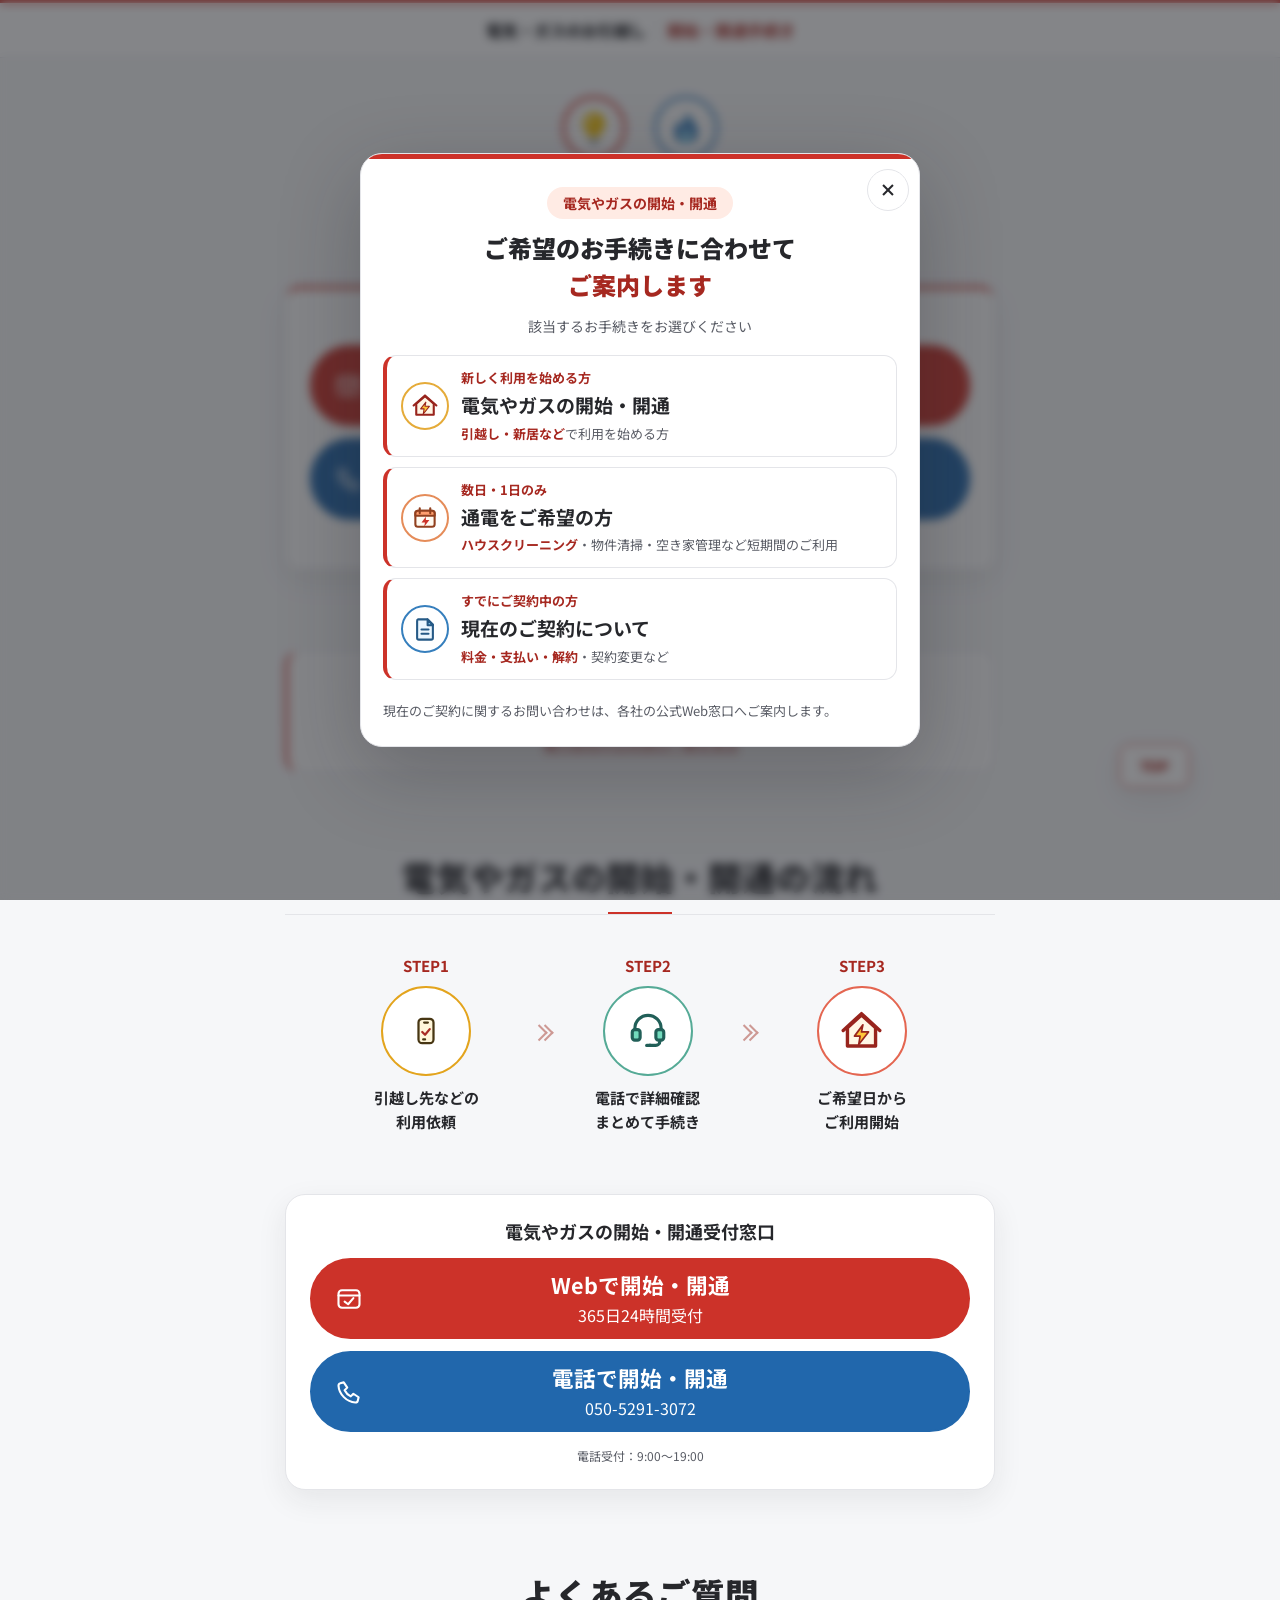
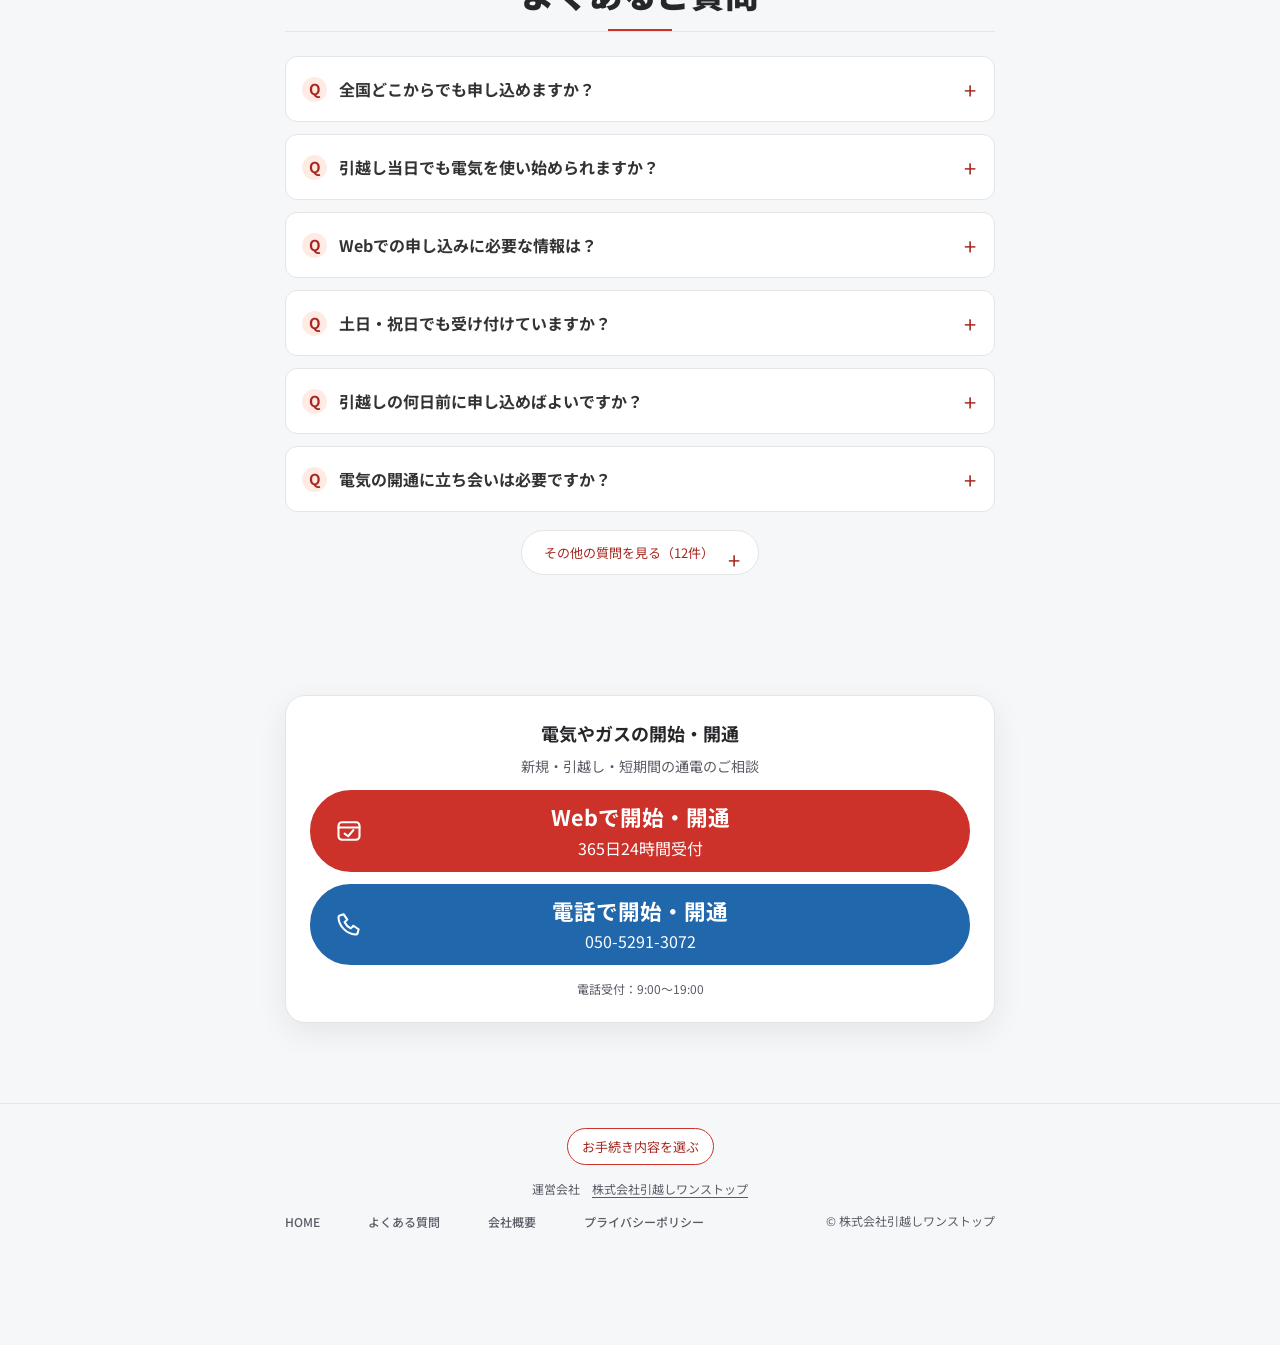
<file: index.html>
<!doctype html>
<html lang="ja">

	<head>
<script src="js/contact-route.js?v=2"></script>
<link rel="stylesheet" href="css/contact-route.css?v=2">

		<meta charset="utf-8">
		<meta http-equiv="X-UA-Compatible" content="IE=edge">
		<meta name="viewport" content="width=device-width,initial-scale=1">
		<meta name="format-detection" content="telephone=no">
		<title>電気やガスのお引越し｜開始・開通手続き</title>
		<meta content="電気やガスの開始・開通をWeb・電話で受付。引越し・新居の利用開始や、ハウスクリーニング・物件清掃・空き家管理などの短期間の通電もご相談いただけます。" name="description">
		<meta content="" name="keywords">
		<meta name="robots" content="index,follow">
		<link rel="stylesheet" href="./css/fonts.css">
		<link rel="stylesheet" href="./css/style.css">
		<link rel="stylesheet" href="./css/fresh.css?v=3">
		<link rel="stylesheet" href="./css/guidance.css?v=4">
		<link rel="stylesheet" href="./css/conversion.css?v=3">
		<link rel="stylesheet" href="./css/operator.css?v=2">
<link rel="canonical" href="https://hikkoshi-moveon.com/">
<link rel="stylesheet" href="./css/submission.css?v=2">
	<script>
(function(w,d){
  if(!['hikkoshi-moveon.com','www.hikkoshi-moveon.com'].includes(w.location.hostname))return;
  w.dataLayer=w.dataLayer||[];
  w.dataLayer.push({'gtm.start':new Date().getTime(),event:'gtm.js'});
  var s=d.createElement('script');s.async=true;s.src='https://www.googletagmanager.com/gtm.js?id=GTM-NSDBHPNR';
  d.head.appendChild(s);
})(window,document);
</script>

<meta name="theme-color" content="#cc3229">
<link rel="icon" href="/favicon.ico?v=6" sizes="any">
<link rel="icon" href="/favicon-48x48.png?v=6" type="image/png" sizes="48x48">
<link rel="apple-touch-icon" href="/apple-touch-icon.png?v=6" sizes="180x180">
<link rel="manifest" href="/site.webmanifest?v=6">
<meta property="og:type" content="website">
<meta property="og:locale" content="ja_JP">
<meta property="og:site_name" content="電気・ガス手続き">
<meta property="og:title" content="電気やガスのお引越し｜開始・開通手続き">
<meta property="og:description" content="電気やガスの開始・開通をWeb・電話で受付。引越し・新居の利用開始や、ハウスクリーニング・物件清掃・空き家管理などの短期間の通電もご相談いただけます。">
<meta property="og:url" content="https://hikkoshi-moveon.com/">
<meta property="og:image" content="https://hikkoshi-moveon.com/assets/og-v6.jpg">
<meta property="og:image:secure_url" content="https://hikkoshi-moveon.com/assets/og-v6.jpg">
<meta property="og:image:type" content="image/jpeg">
<meta property="og:image:width" content="1200">
<meta property="og:image:height" content="630">
<meta property="og:image:alt" content="電気やガスのお引越し、開始・開通手続き。電球とガスのアイコン、Web・電話の受付案内。">
<meta name="twitter:card" content="summary_large_image">
<meta name="twitter:title" content="電気やガスのお引越し｜開始・開通手続き">
<meta name="twitter:description" content="電気やガスの開始・開通をWeb・電話で受付。引越し・新居の利用開始や、ハウスクリーニング・物件清掃・空き家管理などの短期間の通電もご相談いただけます。">
<meta name="twitter:image" content="https://hikkoshi-moveon.com/assets/og-v6.jpg">
<meta name="twitter:image:alt" content="電気やガスのお引越し、開始・開通手続き。電球とガスのアイコン、Web・電話の受付案内。">
<link rel="stylesheet" href="css/red-theme.css?v=7">
</head>

	<body class="top">
		<header class="l-header" id="top"><a class="l-header--mainTxt" href="./">電気・ガスのお引越し<span class="l-header--subTxt">開始・開通手続き</span></a></header>
		<main class="top-main">
<section class="top-mainVisual">
    <div class="hero-copy">
      <div class="top-mainVisual__imgs" aria-hidden="true">
        <span><img class="top-mainVisual__img" src="./img/ui/electricity.svg?v=7" alt=""></span>
        <span><img class="top-mainVisual__img" src="./img/ui/gas.svg?v=7" alt=""></span>
      </div>
      <div class="top-mainVisual__titleWrap"><h1 class="top-mainVisual__title">電気やガスのお引越し<br>開始・開通手続き</h1></div>
      <aside class="temporary-notice" aria-label="短期間の通電について"><strong>数日・1日のみの通電をご希望の方へ</strong><p>ハウスクリーニング・物件清掃・空き家管理など、短期間の通電について、用途と利用期間を確認してご案内します。</p></aside>
    </div>
    <div class="hero-actions">
      <div class="hero-contact" id="contact">
        <p class="hero-contact__label">電気やガスの開始・開通はこちら</p>
        <div class="contact-actions">
          <a class="contact-actions__button" id="primary-web-cta" href="./form/"><strong>Webで開始・開通</strong><small>365日24時間受付</small></a>
          <a class="contact-actions__button contact-actions__button--phone" href="tel:050-5291-3072" data-phone-call><strong>電話で開始・開通</strong><small data-phone-number>050-5291-3072</small></a>
        </div>
        <p class="contact-hours" data-phone-hours>電話受付：9:00〜19:00</p>
      </div>
      <div class="top-mainVisual__descWrap"><div class="top-mainVisual__desc"><div class="top-mainVisual__descImg"><img src="./img/ui/document.svg" alt="" width="16" height="16"></div><p>書類の記入や印鑑は不要です。</p></div></div>
    </div>
  </section>
  <section class="existing-contact" aria-labelledby="current-contract-title">
    <h2 id="current-contract-title">現在の電気のご契約について</h2>
    <p>料金・支払い・解約・契約変更は、ご契約中の会社へお問い合わせください。</p>
    <a href="/power-company-contacts/?contact=current" data-contract-contacts>電力会社の公式窓口一覧を見る</a>
  </section>
<section class="top-flow">
				<div class="top-flow__titleWrap">
					<h2 class="top-title">電気やガスの<br class="item--sp">開始・開通の流れ</h2>
				</div>
				<div class="top-flow__contents">
					<div class="top-flow__content">
						<h3 class="top-flow__contentTitle">STEP1</h3>
						<div class="top-flow__contentImg top-flow__contentImg--primary">
							<img src="./img/ui/request.svg" alt="" width="48" height="48" loading="lazy">
						</div><p class="top-flow__contentDesc">引越し先などの<br>利用依頼</p>
					</div>
					<div class="top-flow__content">
						<h3 class="top-flow__contentTitle">STEP2</h3>
						<div class="top-flow__contentImg top-flow__contentImg--secondary">
							<img src="./img/ui/support.svg" alt="" width="48" height="48" loading="lazy">
						</div><p class="top-flow__contentDesc">電話で詳細確認<br>まとめて手続き</p>
					</div>
					<div class="top-flow__content">
						<h3 class="top-flow__contentTitle">STEP3</h3>
						<div class="top-flow__contentImg top-flow__contentImg--tertiary">
							<img src="./img/ui/home.svg" alt="" width="48" height="48" loading="lazy">
						</div><p class="top-flow__contentDesc">ご希望日から<br>ご利用開始</p>
					</div>
				</div>
			</section>
<section class="top-tel">
    <div class="contact-card">
      <h2 class="c-telCta__title">電気やガスの開始・開通受付窓口</h2>
      <div class="contact-actions">
      <a class="contact-actions__button" href="./form/"><strong>Webで開始・開通</strong><small>365日24時間受付</small></a>
      <a class="contact-actions__button contact-actions__button--phone" href="tel:050-5291-3072" data-phone-call><strong>電話で開始・開通</strong><small data-phone-number>050-5291-3072</small></a>
    </div>
      <p class="contact-hours" data-phone-hours>電話受付：9:00〜19:00</p>
    </div>
  </section>
<section class="top-faq" id="faq">
  <div class="top-faq__titleWrap"><h2 class="top-title">よくあるご質問</h2></div>
  <div class="faq-list">
    <details class="faq-item">
  <summary class="faq-question"><span class="faq-question__mark" aria-hidden="true">Q</span><span>全国どこからでも申し込めますか？</span></summary>
  <div class="faq-answer">全国から電気やガスの開始・開通のご相談を受け付けています。サービスの提供可否は、ご利用先の住所や建物設備を確認してご案内します。</div>
</details>
<details class="faq-item">
  <summary class="faq-question"><span class="faq-question__mark" aria-hidden="true">Q</span><span>引越し当日でも電気を使い始められますか？</span></summary>
  <div class="faq-answer">当日のお手続きが可能かは、地域・設備・受付時刻によって変わります。電話で入居先とご希望日をお伝えいただき、対応できる日程をご確認ください。</div>
</details>
<details class="faq-item">
  <summary class="faq-question"><span class="faq-question__mark" aria-hidden="true">Q</span><span>Webでの申し込みに必要な情報は？</span></summary>
  <div class="faq-answer">ご利用先の都道府県、希望サービス、開始・開通希望日、お名前、電話番号、メールアドレスをご入力ください。詳しい住所や建物の情報は、お電話で確認します。</div>
</details>
<details class="faq-item">
  <summary class="faq-question"><span class="faq-question__mark" aria-hidden="true">Q</span><span>土日・祝日でも受け付けていますか？</span></summary>
  <div class="faq-answer">Webは365日24時間受付です。電話は9:00〜19:00にご相談いただけます。受付日と実際に電気を使い始められる日は異なる場合があります。</div>
</details>
<details class="faq-item">
  <summary class="faq-question"><span class="faq-question__mark" aria-hidden="true">Q</span><span>引越しの何日前に申し込めばよいですか？</span></summary>
  <div class="faq-answer">入居する住所と日程が決まったら、お早めにお申し込みください。1〜2週間前を目安に準備すると安心です。引越しが集中する時期は余裕をもってお手続きください。</div>
</details>
<details class="faq-item">
  <summary class="faq-question"><span class="faq-question__mark" aria-hidden="true">Q</span><span>電気の開通に立ち会いは必要ですか？</span></summary>
  <div class="faq-answer">電気の利用開始は、原則として立ち会いなしで行える場合が多いです。メーターや配線の工事などが必要な場合は、契約先から作業内容と立ち会いについて案内があります。</div>
</details>
    <details class="faq-more"><summary>その他の質問を見る（12件）</summary><div class="faq-more__items"><details class="faq-item">
  <summary class="faq-question"><span class="faq-question__mark" aria-hidden="true">Q</span><span>新居の電気を使い始めるには、どこへ申し込めばよいですか？</span></summary>
  <div class="faq-answer">新居で利用する電力会社への使用開始手続きが必要です。こちらの窓口では、電話またはWebでお申し込みを受け付け、入居先や希望日を確認してご案内します。</div>
</details>
<details class="faq-item">
  <summary class="faq-question"><span class="faq-question__mark" aria-hidden="true">Q</span><span>ブレーカーを上げて電気が点けば、手続きは不要ですか？</span></summary>
  <div class="faq-answer">電気が点くことと、契約が済んでいることは別です。使用開始のお申し込みを行い、契約先の案内に沿ってご利用ください。</div>
</details>
<details class="faq-item">
  <summary class="faq-question"><span class="faq-question__mark" aria-hidden="true">Q</span><span>停止している電気の再開も相談できますか？</span></summary>
  <div class="faq-answer">新居で新しく利用を始める場合は、こちらの窓口へご相談ください。支払いの遅れなどで現在の契約が停止している場合は、その契約先に再開方法をご確認ください。<a href="/power-company-contacts/?contact=current" data-contract-contacts>電力会社の公式窓口一覧を確認する</a></div>
</details>
<details class="faq-item">
  <summary class="faq-question"><span class="faq-question__mark" aria-hidden="true">Q</span><span>賃貸マンションやアパートでも申し込めますか？</span></summary>
  <div class="faq-answer">賃貸住宅の利用開始もご相談いただけます。建物で電気の契約先が指定されている場合や一括受電の場合は、まず管理会社・貸主に手続き方法を確認してください。</div>
</details>
<details class="faq-item">
  <summary class="faq-question"><span class="faq-question__mark" aria-hidden="true">Q</span><span>新築の家で電気を使い始めたい場合は？</span></summary>
  <div class="faq-answer">建物やメーターの工事状況によって、必要な準備が変わります。入居日が決まったら、施工会社や契約先に状況を確認し、早めにご相談ください。</div>
</details>
<details class="faq-item">
  <summary class="faq-question"><span class="faq-question__mark" aria-hidden="true">Q</span><span>利用開始日は何時から電気を使えますか？</span></summary>
  <div class="faq-answer">開始時刻は契約先や設備の条件によって異なります。入居当日の朝など、ご希望の時間がある場合は、お申し込み時にその旨をお伝えください。</div>
</details>
<details class="faq-item">
  <summary class="faq-question"><span class="faq-question__mark" aria-hidden="true">Q</span><span>清掃や内覧のために、数日だけ電気を使えますか？</span></summary>
  <div class="faq-answer">1日・数日だけの通電もご相談いただけます。利用目的・期間・停止日を確認してご案内します。料金や解約条件は、契約先の案内をご確認ください。<a href="/?contact=temporary#top">短期間の通電の受付案内を見る</a></div>
</details>
<details class="faq-item">
  <summary class="faq-question"><span class="faq-question__mark" aria-hidden="true">Q</span><span>引越し前の家の電気停止も、まとめて依頼できますか？</span></summary>
  <div class="faq-answer">こちらでは新居での開始をご案内しています。旧居の電気は、現在ご契約中の会社へ停止日を指定してお手続きください。新居の開始とは別に確認が必要です。</div>
</details>
<details class="faq-item">
  <summary class="faq-question"><span class="faq-question__mark" aria-hidden="true">Q</span><span>今、どの電力会社と契約しているかわからない場合は？</span></summary>
  <div class="faq-answer">電気料金の請求書、契約時のメール、口座やカードの明細などで契約先をご確認ください。建物側で契約している場合は、管理会社・貸主へお問い合わせください。<a href="/power-company-contacts/?contact=current" data-contract-contacts>電力会社の公式窓口一覧を確認する</a></div>
</details>
<details class="faq-item">
  <summary class="faq-question"><span class="faq-question__mark" aria-hidden="true">Q</span><span>料金の支払い・解約・名義変更も、こちらで手続きできますか？</span></summary>
  <div class="faq-answer">現在の契約に関する支払い、解約、名義や支払い方法の変更は、ご契約中の会社が窓口です。請求書などで契約先を確認して直接お問い合わせください。<a href="/power-company-contacts/?contact=current" data-contract-contacts>電力会社の公式窓口一覧を確認する</a></div>
</details>
<details class="faq-item">
  <summary class="faq-question"><span class="faq-question__mark" aria-hidden="true">Q</span><span>新居の電気料金プランは選べますか？</span></summary>
  <div class="faq-answer">供給できる地域や契約条件により、選べるプランは異なります。月々の料金に加え、契約期間・解約時の条件も確認してお選びください。</div>
</details>
<details class="faq-item">
  <summary class="faq-question"><span class="faq-question__mark" aria-hidden="true">Q</span><span>ガスも電気と一緒に相談できますか？</span></summary>
  <div class="faq-answer">電気とあわせてガスの開始・開通もご相談いただけます。対応する地域や物件設備を確認してご案内します。都市ガスの開栓は、通常、室内での確認作業と立ち会いが必要です。</div>
</details></div></details>
  </div>
</section>
<section class="contact-card contact-card--last">
    <h2>電気やガスの開始・開通</h2>
    <p class="contact-card__note">新規・引越し・短期間の通電のご相談</p>
    <div class="contact-actions">
      <a class="contact-actions__button" href="./form/"><strong>Webで開始・開通</strong><small>365日24時間受付</small></a>
      <a class="contact-actions__button contact-actions__button--phone" href="tel:050-5291-3072" data-phone-call><strong>電話で開始・開通</strong><small data-phone-number>050-5291-3072</small></a>
    </div>
    <p class="contact-hours" data-phone-hours>電話受付：9:00〜19:00</p>
  </section>
<div class="top-followingBtn"><a class="top-followingBtn__content" href="#top">TOP</a></div>
</main>
		<footer class="l-footer">
			<button class="guidance-reopen" type="button" data-open-guidance>お手続き内容を選ぶ</button>
			<p class="l-footer__operator">運営会社　<a href="https://hikkoshi-1sp.jp/" data-operator-url><span data-operator-name>株式会社引越しワンストップ</span></a></p>
<div class="l-footer__inner">
				<div class="l-footer__contents"><a class="l-footer__content" href="./">HOME</a><a class="l-footer__content" href="./faq/">よくある質問</a><a class="l-footer__content" href="./company/">会社概要</a><a class="l-footer__content" href="./privacy/" target="_blank" rel="noopener noreferrer">プライバシーポリシー</a></div><p class="l-footer__copyright"><small>© <span data-operator-name>株式会社引越しワンストップ</span></small></p>
			</div>
		</footer>

    <nav class="sticky-cta" aria-label="固定のお申し込みメニュー" hidden>
      <a class="sticky-cta__button" href="./form/"><strong>Webで開始・開通</strong><small>365日24時間受付</small></a>
      <a class="sticky-cta__button sticky-cta__phone" href="tel:050-5291-3072" data-sticky-phone><strong>電話で開始・開通</strong><small>050-5291-3072</small></a>
    </nav>
    <dialog class="guidance-dialog" id="entry-guidance" aria-labelledby="entry-guidance-title" aria-describedby="entry-guidance-lead">
      <div class="guidance-dialog__inner">
        <button class="guidance-dialog__close" type="button" data-close-guidance aria-label="案内を閉じる"></button>
        <p class="guidance-dialog__kicker">電気やガスの開始・開通</p>
        <h2 class="guidance-dialog__title" id="entry-guidance-title" tabindex="-1" autofocus>ご希望のお手続きに合わせて<br><span>ご案内します</span></h2>
        <p class="guidance-dialog__lead" id="entry-guidance-lead">該当するお手続きをお選びください</p>
        <div class="guidance-dialog__options">
    <button class="guidance-option guidance-option--new" type="button" data-select-new-route>
      <span class="guidance-option__icon" aria-hidden="true"><img src="./img/ui/home.svg" alt=""></span>
      <span class="guidance-option__copy"><span class="guidance-option__label">新しく利用を始める方</span><strong>電気やガスの開始・開通</strong><small><span class="guidance-option__accent">引越し・新居など</span>で利用を始める方</small></span>
      <span class="guidance-option__arrow" aria-hidden="true">›</span>
    </button>
    <button class="guidance-option guidance-option--temporary" type="button" data-select-temporary-route>
      <span class="guidance-option__icon" aria-hidden="true"><img src="./img/ui/calendar.svg" alt=""></span>
      <span class="guidance-option__copy"><span class="guidance-option__label">数日・1日のみ</span><strong>通電をご希望の方</strong><small><span class="guidance-option__accent">ハウスクリーニング</span>・物件清掃・空き家管理など短期間のご利用</small></span>
      <span class="guidance-option__arrow" aria-hidden="true">›</span>
    </button>
    <a class="guidance-option guidance-option--current" href="/power-company-contacts/?contact=current" data-contract-contacts>
      <span class="guidance-option__icon" aria-hidden="true"><img src="./img/ui/document.svg" alt=""></span>
      <span class="guidance-option__copy"><span class="guidance-option__label">すでにご契約中の方</span><strong>現在のご契約について</strong><small><span class="guidance-option__accent">料金・支払い・解約</span>・契約変更など</small></span>
      <span class="guidance-option__arrow" aria-hidden="true">›</span>
    </a>
  </div>
  <p class="guidance-dialog__note">現在のご契約に関するお問い合わせは、各社の公式Web窓口へご案内します。</p>
      </div>
    </dialog>
    <dialog class="guidance-dialog" id="phone-guidance" aria-labelledby="phone-guidance-title" aria-describedby="phone-guidance-lead">
      <div class="guidance-dialog__inner">
        <button class="guidance-dialog__close" type="button" data-close-guidance aria-label="電話受付の案内を閉じる"></button>
        <p class="guidance-dialog__kicker">電話受付のご案内</p>
        <h2 class="guidance-dialog__title" id="phone-guidance-title">ただいま電話受付は営業時間外です</h2>
        <p class="phone-guidance__schedule">電話受付：9:00〜19:00</p>
        <p class="guidance-dialog__lead" id="phone-guidance-lead">Webフォームは365日24時間受付。<br>こちらから開始・開通の手続きをご確認いただけます。</p>
        <a class="guidance-dialog__web" href="./form/" autofocus><strong>Webで開始・開通</strong><small>365日24時間受付</small></a>
      </div>
    </dialog>

			<script src="./js/site-config.js?v=8" defer></script>
		<script src="./js/production.js?v=1" defer></script>
<script src="./js/browser-state.js?v=3" defer></script>
<script src="./js/app.js?v=6" defer></script>
		<script src="./js/guidance.js?v=6" defer></script>
	<script src="./js/analytics.js?v=1" defer></script>
</body>

</html>
</file>
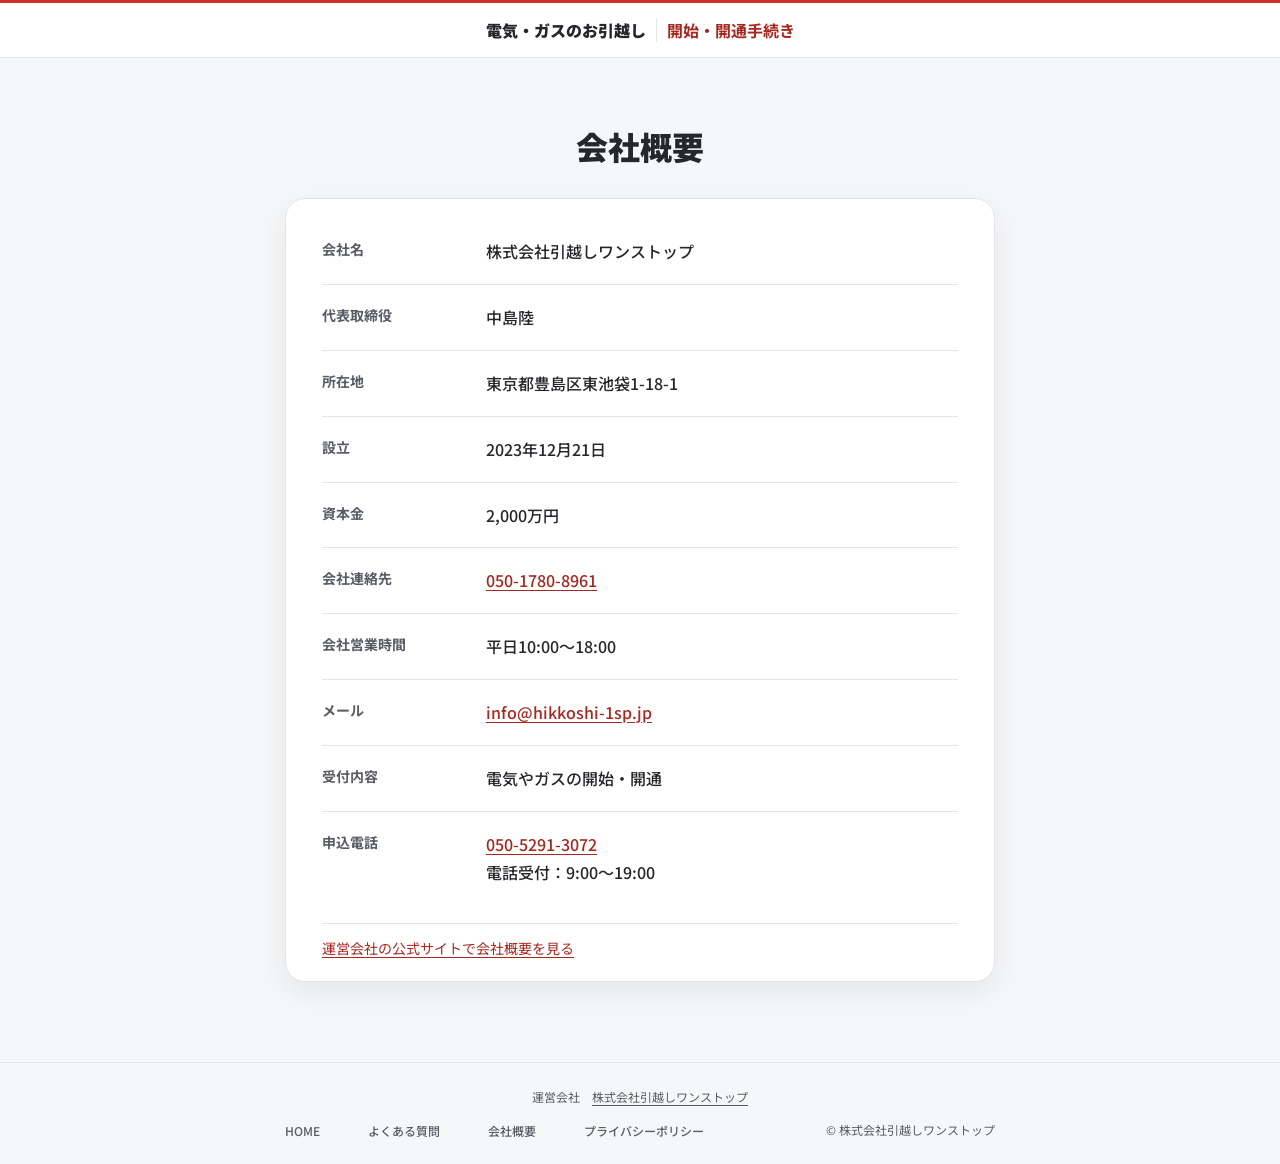
<file: company/index.html>
<!doctype html>
<html lang="ja">

	<head>
<script src="../js/contact-route.js?v=2"></script>
<link rel="stylesheet" href="../css/contact-route.css?v=2">

		<meta charset="utf-8">
		<meta http-equiv="X-UA-Compatible" content="IE=edge">
		<meta name="viewport" content="width=device-width,initial-scale=1">
		<meta name="format-detection" content="telephone=no">
		<title>会社概要｜電気・ガス手続き</title>
		<meta content="運営会社・株式会社引越しワンストップの会社情報と、電気やガスの開始・開通受付窓口をご案内します。" name="description">
		<meta content="" name="keywords">
		<meta name="robots" content="index,follow">
		<link rel="stylesheet" href="../css/fonts.css">
		<link rel="stylesheet" href="../css/style.css">
		<link rel="stylesheet" href="../css/fresh.css?v=3">
		<link rel="stylesheet" href="../css/operator.css?v=2">
<link rel="canonical" href="https://hikkoshi-moveon.com/company/">
<link rel="stylesheet" href="../css/submission.css?v=2">
	<script>
(function(w,d){
  if(!['hikkoshi-moveon.com','www.hikkoshi-moveon.com'].includes(w.location.hostname))return;
  w.dataLayer=w.dataLayer||[];
  w.dataLayer.push({'gtm.start':new Date().getTime(),event:'gtm.js'});
  var s=d.createElement('script');s.async=true;s.src='https://www.googletagmanager.com/gtm.js?id=GTM-NSDBHPNR';
  d.head.appendChild(s);
})(window,document);
</script>

<meta name="theme-color" content="#cc3229">
<link rel="icon" href="/favicon.ico?v=6" sizes="any">
<link rel="icon" href="/favicon-48x48.png?v=6" type="image/png" sizes="48x48">
<link rel="apple-touch-icon" href="/apple-touch-icon.png?v=6" sizes="180x180">
<link rel="manifest" href="/site.webmanifest?v=6">
<meta property="og:type" content="website">
<meta property="og:locale" content="ja_JP">
<meta property="og:site_name" content="電気・ガス手続き">
<meta property="og:title" content="会社概要｜電気・ガス手続き">
<meta property="og:description" content="運営会社・株式会社引越しワンストップの会社情報と、電気やガスの開始・開通受付窓口をご案内します。">
<meta property="og:url" content="https://hikkoshi-moveon.com/company/">
<meta property="og:image" content="https://hikkoshi-moveon.com/assets/og-v6.jpg">
<meta property="og:image:secure_url" content="https://hikkoshi-moveon.com/assets/og-v6.jpg">
<meta property="og:image:type" content="image/jpeg">
<meta property="og:image:width" content="1200">
<meta property="og:image:height" content="630">
<meta property="og:image:alt" content="電気やガスのお引越し、開始・開通手続き。電球とガスのアイコン、Web・電話の受付案内。">
<meta name="twitter:card" content="summary_large_image">
<meta name="twitter:title" content="会社概要｜電気・ガス手続き">
<meta name="twitter:description" content="運営会社・株式会社引越しワンストップの会社情報と、電気やガスの開始・開通受付窓口をご案内します。">
<meta name="twitter:image" content="https://hikkoshi-moveon.com/assets/og-v6.jpg">
<meta name="twitter:image:alt" content="電気やガスのお引越し、開始・開通手続き。電球とガスのアイコン、Web・電話の受付案内。">
<link rel="stylesheet" href="../css/red-theme.css?v=6">
<link rel="stylesheet" href="../css/red-secondary.css?v=6">
</head>

	<body class="second">
		<header class="l-header" id="top"><a class="l-header--mainTxt" href="../">電気・ガスのお引越し<span class="l-header--subTxt">開始・開通手続き</span></a></header>
		<main class="company-page operator-page"><section class="company-page__section">
  <div class="company-page__titleWrap"><h1 class="company-page__title">会社概要</h1></div>
  <div class="company-page__itemsWrap"><div class="company-page__items"><dl class="company-page__item"><dt class="company-page__ttl">会社名</dt><dd class="company-page__content">株式会社引越しワンストップ</dd></dl>
<dl class="company-page__item"><dt class="company-page__ttl">代表取締役</dt><dd class="company-page__content">中島陸</dd></dl>
<dl class="company-page__item"><dt class="company-page__ttl">所在地</dt><dd class="company-page__content">東京都豊島区東池袋1-18-1</dd></dl>
<dl class="company-page__item"><dt class="company-page__ttl">設立</dt><dd class="company-page__content">2023年12月21日</dd></dl>
<dl class="company-page__item"><dt class="company-page__ttl">資本金</dt><dd class="company-page__content">2,000万円</dd></dl>
<dl class="company-page__item"><dt class="company-page__ttl">会社連絡先</dt><dd class="company-page__content"><a href="tel:050-1780-8961">050-1780-8961</a></dd></dl>
<dl class="company-page__item"><dt class="company-page__ttl">会社営業時間</dt><dd class="company-page__content">平日10:00〜18:00</dd></dl>
<dl class="company-page__item"><dt class="company-page__ttl">メール</dt><dd class="company-page__content"><a href="mailto:info@hikkoshi-1sp.jp">info@hikkoshi-1sp.jp</a></dd></dl>
<dl class="company-page__item"><dt class="company-page__ttl">受付内容</dt><dd class="company-page__content">電気やガスの開始・開通</dd></dl>
<dl class="company-page__item" data-application-phone><dt class="company-page__ttl">申込電話</dt><dd class="company-page__content"><a href="tel:050-5291-3072">050-5291-3072</a><br>電話受付：9:00〜19:00</dd></dl>
    <p class="operator-page__source"><a href="https://hikkoshi-1sp.jp/#slide9">運営会社の公式サイトで会社概要を見る</a></p>
  </div></div>
</section></main>
		<footer class="l-footer">
			<p class="l-footer__operator">運営会社　<a href="https://hikkoshi-1sp.jp/" data-operator-url><span data-operator-name>株式会社引越しワンストップ</span></a></p>
<div class="l-footer__inner">
				<div class="l-footer__contents"><a class="l-footer__content" href="../">HOME</a><a class="l-footer__content" href="../faq/">よくある質問</a><a class="l-footer__content" href="../company/">会社概要</a><a class="l-footer__content" href="../privacy/" target="_blank" rel="noopener noreferrer">プライバシーポリシー</a></div><p class="l-footer__copyright"><small>© <span data-operator-name>株式会社引越しワンストップ</span></small></p>
			</div>
		</footer>
			<script src="../js/site-config.js?v=8" defer></script>
		<script src="../js/production.js?v=1" defer></script>
<script src="../js/browser-state.js?v=3" defer></script>
<script src="../js/app.js?v=6" defer></script>
	<script src="../js/analytics.js?v=1" defer></script>
</body>

</html>
</file>
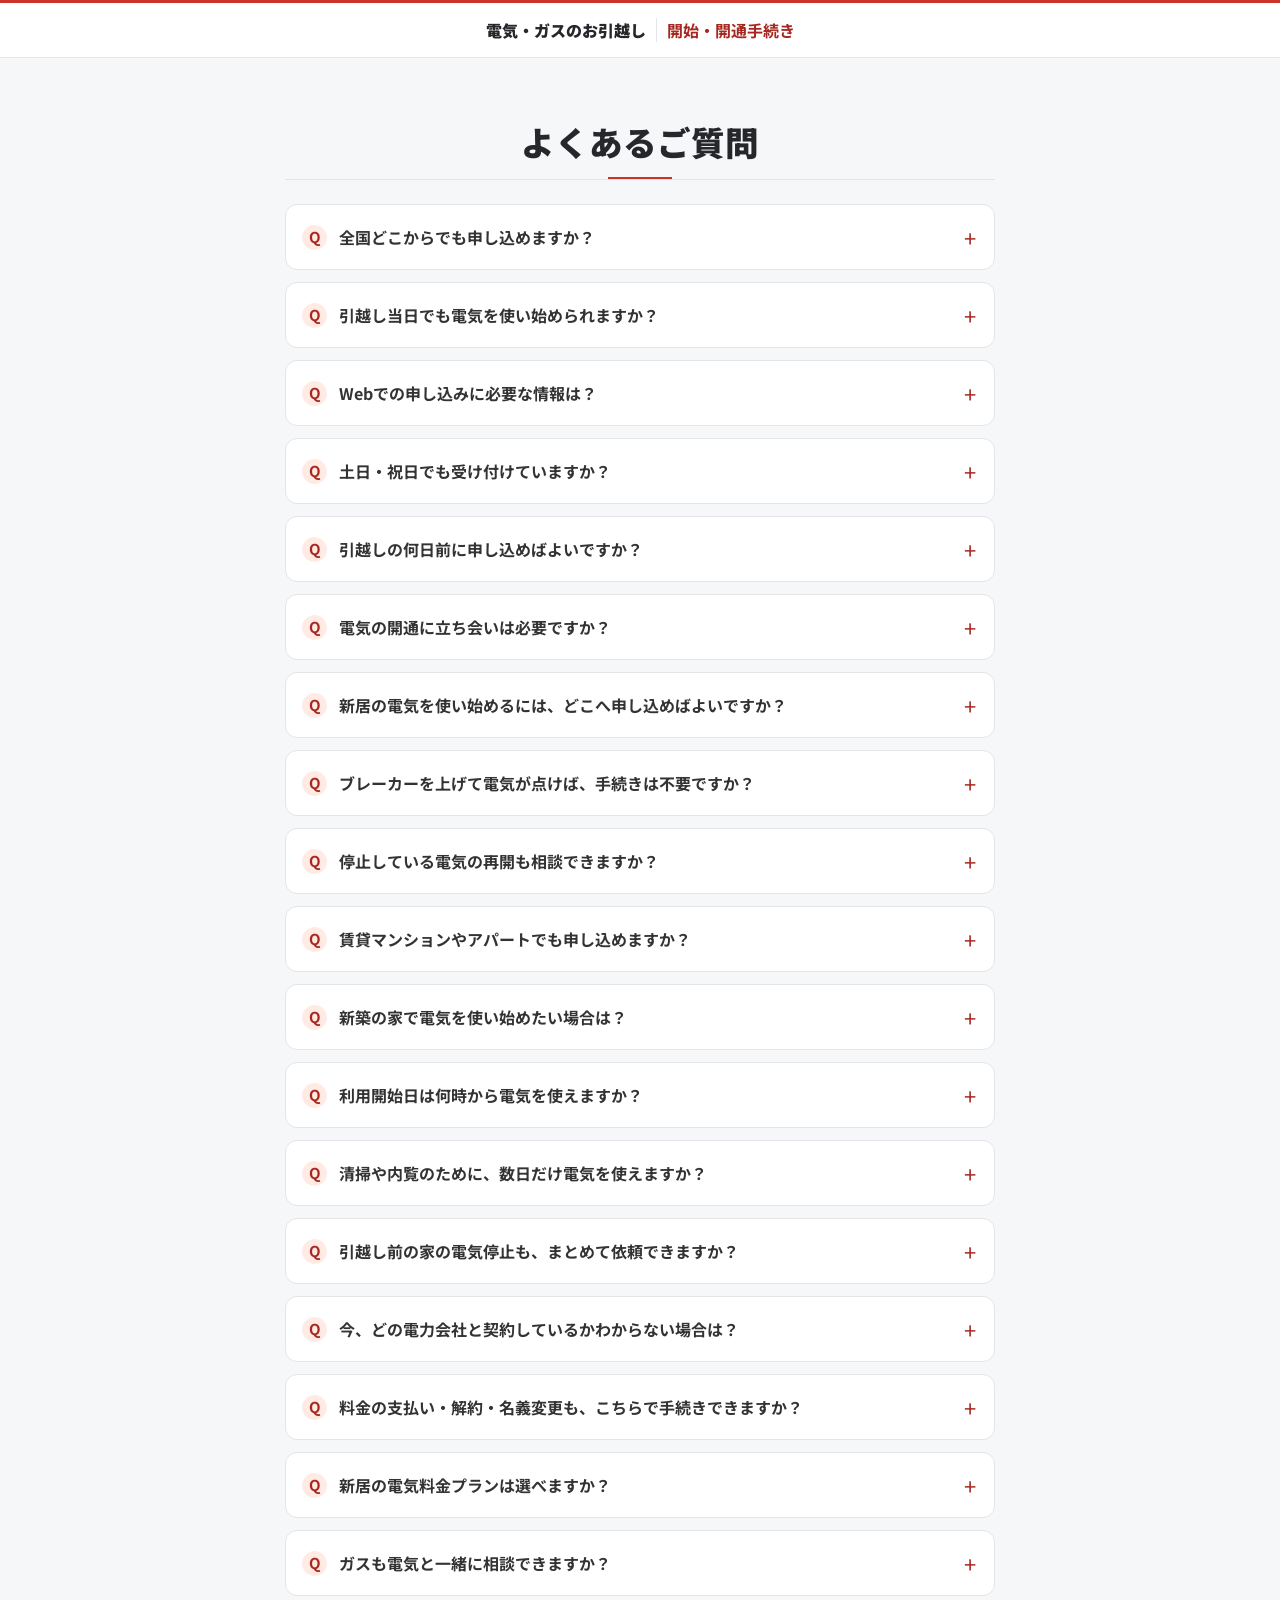
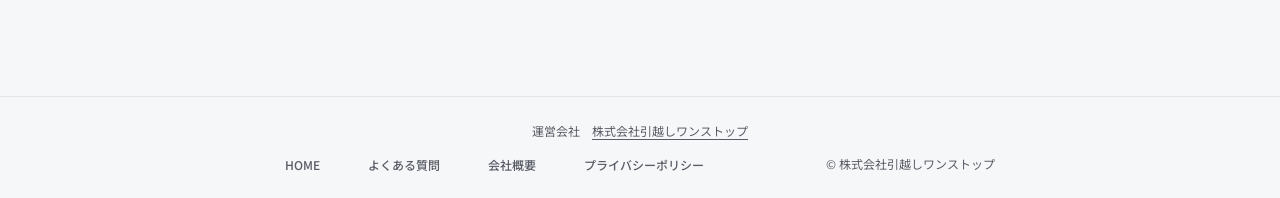
<file: faq/index.html>
<!doctype html>
<html lang="ja">

	<head>
<script src="../js/contact-route.js?v=2"></script>
<link rel="stylesheet" href="../css/contact-route.css?v=2">

		<meta charset="utf-8">
		<meta http-equiv="X-UA-Compatible" content="IE=edge">
		<meta name="viewport" content="width=device-width,initial-scale=1">
		<meta name="format-detection" content="telephone=no">
		<title>電気やガスの開始・開通 FAQ｜全国受付</title>
		<meta content="電気やガスの開始・開通、当日対応、立ち会い、旧居の停止、契約先の確認など、よくある質問18問をご案内します。" name="description">
		<meta content="" name="keywords">
		<meta name="robots" content="index,follow">
		<link rel="stylesheet" href="../css/fonts.css">
		<link rel="stylesheet" href="../css/style.css">
		<link rel="stylesheet" href="../css/fresh.css?v=3">
		<link rel="stylesheet" href="../css/conversion.css?v=3">
		<link rel="stylesheet" href="../css/operator.css?v=2">
<link rel="canonical" href="https://hikkoshi-moveon.com/faq/">
<link rel="stylesheet" href="../css/submission.css?v=2">
	<script>
(function(w,d){
  if(!['hikkoshi-moveon.com','www.hikkoshi-moveon.com'].includes(w.location.hostname))return;
  w.dataLayer=w.dataLayer||[];
  w.dataLayer.push({'gtm.start':new Date().getTime(),event:'gtm.js'});
  var s=d.createElement('script');s.async=true;s.src='https://www.googletagmanager.com/gtm.js?id=GTM-NSDBHPNR';
  d.head.appendChild(s);
})(window,document);
</script>

<meta name="theme-color" content="#cc3229">
<link rel="icon" href="/favicon.ico?v=6" sizes="any">
<link rel="icon" href="/favicon-48x48.png?v=6" type="image/png" sizes="48x48">
<link rel="apple-touch-icon" href="/apple-touch-icon.png?v=6" sizes="180x180">
<link rel="manifest" href="/site.webmanifest?v=6">
<meta property="og:type" content="website">
<meta property="og:locale" content="ja_JP">
<meta property="og:site_name" content="電気・ガス手続き">
<meta property="og:title" content="電気やガスの開始・開通 FAQ｜全国受付">
<meta property="og:description" content="電気やガスの開始・開通、当日対応、立ち会い、旧居の停止、契約先の確認など、よくある質問18問をご案内します。">
<meta property="og:url" content="https://hikkoshi-moveon.com/faq/">
<meta property="og:image" content="https://hikkoshi-moveon.com/assets/og-v6.jpg">
<meta property="og:image:secure_url" content="https://hikkoshi-moveon.com/assets/og-v6.jpg">
<meta property="og:image:type" content="image/jpeg">
<meta property="og:image:width" content="1200">
<meta property="og:image:height" content="630">
<meta property="og:image:alt" content="電気やガスのお引越し、開始・開通手続き。電球とガスのアイコン、Web・電話の受付案内。">
<meta name="twitter:card" content="summary_large_image">
<meta name="twitter:title" content="電気やガスの開始・開通 FAQ｜全国受付">
<meta name="twitter:description" content="電気やガスの開始・開通、当日対応、立ち会い、旧居の停止、契約先の確認など、よくある質問18問をご案内します。">
<meta name="twitter:image" content="https://hikkoshi-moveon.com/assets/og-v6.jpg">
<meta name="twitter:image:alt" content="電気やガスのお引越し、開始・開通手続き。電球とガスのアイコン、Web・電話の受付案内。">
<link rel="stylesheet" href="../css/red-theme.css?v=6">
</head>

	<body class="second">
		<header class="l-header" id="top"><a class="l-header--mainTxt" href="../">電気・ガスのお引越し<span class="l-header--subTxt">開始・開通手続き</span></a></header>
		<main class="faq-page"><section class="faq-page__section">
  <div class="faq-page__titleWrap"><h1 class="faq-page__title">よくあるご質問</h1></div>
  <div class="faq-list"><details class="faq-item">
  <summary class="faq-question"><span class="faq-question__mark" aria-hidden="true">Q</span><span>全国どこからでも申し込めますか？</span></summary>
  <div class="faq-answer">全国から電気やガスの開始・開通のご相談を受け付けています。サービスの提供可否は、ご利用先の住所や建物設備を確認してご案内します。</div>
</details>
<details class="faq-item">
  <summary class="faq-question"><span class="faq-question__mark" aria-hidden="true">Q</span><span>引越し当日でも電気を使い始められますか？</span></summary>
  <div class="faq-answer">当日のお手続きが可能かは、地域・設備・受付時刻によって変わります。電話で入居先とご希望日をお伝えいただき、対応できる日程をご確認ください。</div>
</details>
<details class="faq-item">
  <summary class="faq-question"><span class="faq-question__mark" aria-hidden="true">Q</span><span>Webでの申し込みに必要な情報は？</span></summary>
  <div class="faq-answer">ご利用先の都道府県、希望サービス、開始・開通希望日、お名前、電話番号、メールアドレスをご入力ください。詳しい住所や建物の情報は、お電話で確認します。</div>
</details>
<details class="faq-item">
  <summary class="faq-question"><span class="faq-question__mark" aria-hidden="true">Q</span><span>土日・祝日でも受け付けていますか？</span></summary>
  <div class="faq-answer">Webは365日24時間受付です。電話は9:00〜19:00にご相談いただけます。受付日と実際に電気を使い始められる日は異なる場合があります。</div>
</details>
<details class="faq-item">
  <summary class="faq-question"><span class="faq-question__mark" aria-hidden="true">Q</span><span>引越しの何日前に申し込めばよいですか？</span></summary>
  <div class="faq-answer">入居する住所と日程が決まったら、お早めにお申し込みください。1〜2週間前を目安に準備すると安心です。引越しが集中する時期は余裕をもってお手続きください。</div>
</details>
<details class="faq-item">
  <summary class="faq-question"><span class="faq-question__mark" aria-hidden="true">Q</span><span>電気の開通に立ち会いは必要ですか？</span></summary>
  <div class="faq-answer">電気の利用開始は、原則として立ち会いなしで行える場合が多いです。メーターや配線の工事などが必要な場合は、契約先から作業内容と立ち会いについて案内があります。</div>
</details>
<details class="faq-item">
  <summary class="faq-question"><span class="faq-question__mark" aria-hidden="true">Q</span><span>新居の電気を使い始めるには、どこへ申し込めばよいですか？</span></summary>
  <div class="faq-answer">新居で利用する電力会社への使用開始手続きが必要です。こちらの窓口では、電話またはWebでお申し込みを受け付け、入居先や希望日を確認してご案内します。</div>
</details>
<details class="faq-item">
  <summary class="faq-question"><span class="faq-question__mark" aria-hidden="true">Q</span><span>ブレーカーを上げて電気が点けば、手続きは不要ですか？</span></summary>
  <div class="faq-answer">電気が点くことと、契約が済んでいることは別です。使用開始のお申し込みを行い、契約先の案内に沿ってご利用ください。</div>
</details>
<details class="faq-item">
  <summary class="faq-question"><span class="faq-question__mark" aria-hidden="true">Q</span><span>停止している電気の再開も相談できますか？</span></summary>
  <div class="faq-answer">新居で新しく利用を始める場合は、こちらの窓口へご相談ください。支払いの遅れなどで現在の契約が停止している場合は、その契約先に再開方法をご確認ください。<a href="/power-company-contacts/?contact=current" data-contract-contacts>電力会社の公式窓口一覧を確認する</a></div>
</details>
<details class="faq-item">
  <summary class="faq-question"><span class="faq-question__mark" aria-hidden="true">Q</span><span>賃貸マンションやアパートでも申し込めますか？</span></summary>
  <div class="faq-answer">賃貸住宅の利用開始もご相談いただけます。建物で電気の契約先が指定されている場合や一括受電の場合は、まず管理会社・貸主に手続き方法を確認してください。</div>
</details>
<details class="faq-item">
  <summary class="faq-question"><span class="faq-question__mark" aria-hidden="true">Q</span><span>新築の家で電気を使い始めたい場合は？</span></summary>
  <div class="faq-answer">建物やメーターの工事状況によって、必要な準備が変わります。入居日が決まったら、施工会社や契約先に状況を確認し、早めにご相談ください。</div>
</details>
<details class="faq-item">
  <summary class="faq-question"><span class="faq-question__mark" aria-hidden="true">Q</span><span>利用開始日は何時から電気を使えますか？</span></summary>
  <div class="faq-answer">開始時刻は契約先や設備の条件によって異なります。入居当日の朝など、ご希望の時間がある場合は、お申し込み時にその旨をお伝えください。</div>
</details>
<details class="faq-item">
  <summary class="faq-question"><span class="faq-question__mark" aria-hidden="true">Q</span><span>清掃や内覧のために、数日だけ電気を使えますか？</span></summary>
  <div class="faq-answer">1日・数日だけの通電もご相談いただけます。利用目的・期間・停止日を確認してご案内します。料金や解約条件は、契約先の案内をご確認ください。<a href="/?contact=temporary#top">短期間の通電の受付案内を見る</a></div>
</details>
<details class="faq-item">
  <summary class="faq-question"><span class="faq-question__mark" aria-hidden="true">Q</span><span>引越し前の家の電気停止も、まとめて依頼できますか？</span></summary>
  <div class="faq-answer">こちらでは新居での開始をご案内しています。旧居の電気は、現在ご契約中の会社へ停止日を指定してお手続きください。新居の開始とは別に確認が必要です。</div>
</details>
<details class="faq-item">
  <summary class="faq-question"><span class="faq-question__mark" aria-hidden="true">Q</span><span>今、どの電力会社と契約しているかわからない場合は？</span></summary>
  <div class="faq-answer">電気料金の請求書、契約時のメール、口座やカードの明細などで契約先をご確認ください。建物側で契約している場合は、管理会社・貸主へお問い合わせください。<a href="/power-company-contacts/?contact=current" data-contract-contacts>電力会社の公式窓口一覧を確認する</a></div>
</details>
<details class="faq-item">
  <summary class="faq-question"><span class="faq-question__mark" aria-hidden="true">Q</span><span>料金の支払い・解約・名義変更も、こちらで手続きできますか？</span></summary>
  <div class="faq-answer">現在の契約に関する支払い、解約、名義や支払い方法の変更は、ご契約中の会社が窓口です。請求書などで契約先を確認して直接お問い合わせください。<a href="/power-company-contacts/?contact=current" data-contract-contacts>電力会社の公式窓口一覧を確認する</a></div>
</details>
<details class="faq-item">
  <summary class="faq-question"><span class="faq-question__mark" aria-hidden="true">Q</span><span>新居の電気料金プランは選べますか？</span></summary>
  <div class="faq-answer">供給できる地域や契約条件により、選べるプランは異なります。月々の料金に加え、契約期間・解約時の条件も確認してお選びください。</div>
</details>
<details class="faq-item">
  <summary class="faq-question"><span class="faq-question__mark" aria-hidden="true">Q</span><span>ガスも電気と一緒に相談できますか？</span></summary>
  <div class="faq-answer">電気とあわせてガスの開始・開通もご相談いただけます。対応する地域や物件設備を確認してご案内します。都市ガスの開栓は、通常、室内での確認作業と立ち会いが必要です。</div>
</details></div>
</section></main>
		<footer class="l-footer">
			<p class="l-footer__operator">運営会社　<a href="https://hikkoshi-1sp.jp/" data-operator-url><span data-operator-name>株式会社引越しワンストップ</span></a></p>
<div class="l-footer__inner">
				<div class="l-footer__contents"><a class="l-footer__content" href="../">HOME</a><a class="l-footer__content" href="../faq/">よくある質問</a><a class="l-footer__content" href="../company/">会社概要</a><a class="l-footer__content" href="../privacy/" target="_blank" rel="noopener noreferrer">プライバシーポリシー</a></div><p class="l-footer__copyright"><small>© <span data-operator-name>株式会社引越しワンストップ</span></small></p>
			</div>
		</footer>
			<script src="../js/site-config.js?v=8" defer></script>
		<script src="../js/production.js?v=1" defer></script>
<script src="../js/browser-state.js?v=3" defer></script>
<script src="../js/app.js?v=6" defer></script>
	<script src="../js/analytics.js?v=1" defer></script>
</body>

</html>
</file>
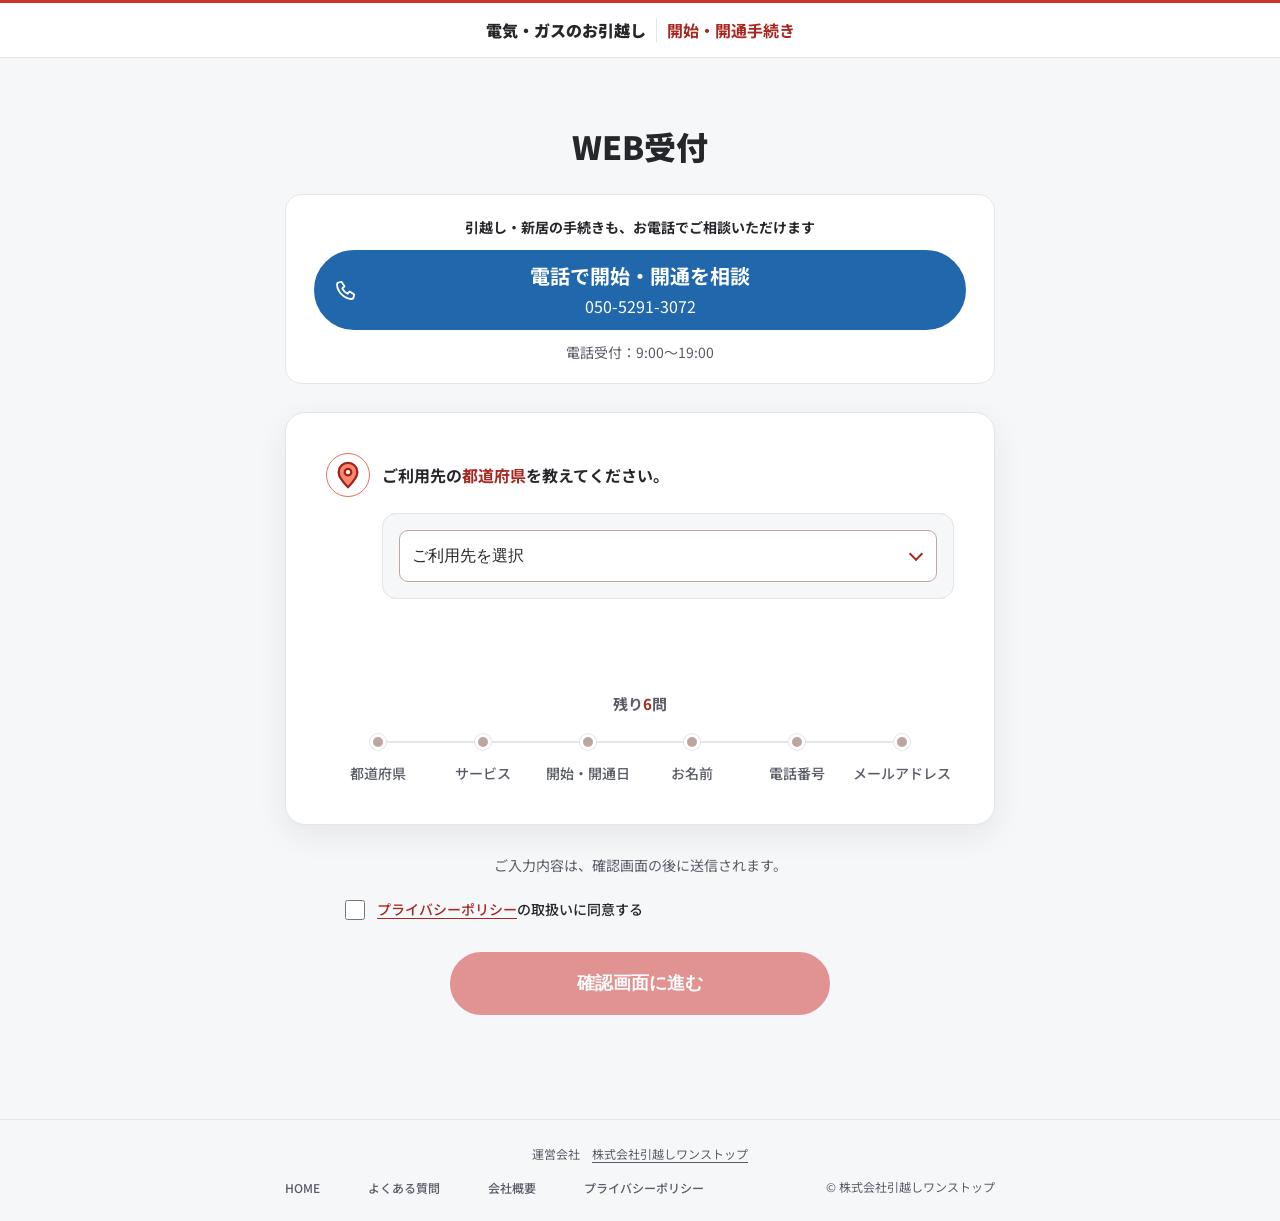
<file: form/index.html>
<!doctype html>
<html lang="ja">

	<head>
<script src="../js/contact-route.js?v=2"></script>
<link rel="stylesheet" href="../css/contact-route.css?v=2">

		<meta charset="utf-8">
		<meta http-equiv="X-UA-Compatible" content="IE=edge">
		<meta name="viewport" content="width=device-width,initial-scale=1">
		<meta name="format-detection" content="telephone=no">
		<title>Webで開始・開通のお申し込み｜電気・ガス手続き</title>
		<meta content="電気やガスの開始・開通をWeb・電話で受付。引越し・新居の利用開始や、ハウスクリーニング・物件清掃・空き家管理などの短期間の通電もご相談いただけます。" name="description">
		<meta content="" name="keywords">
		<meta name="robots" content="index,follow">
		<link rel="stylesheet" href="../css/fonts.css">
		<link rel="stylesheet" href="../css/style.css">
		<link rel="stylesheet" href="../css/fresh.css?v=3">
		<link rel="stylesheet" href="../css/guidance.css?v=4">
<link rel="stylesheet" href="../css/form-contact.css?v=1">
<link rel="stylesheet" href="../css/operator.css?v=2">
<link rel="canonical" href="https://hikkoshi-moveon.com/form/">
<link rel="stylesheet" href="../css/submission.css?v=2">
	<script>
(function(w,d){
  if(!['hikkoshi-moveon.com','www.hikkoshi-moveon.com'].includes(w.location.hostname))return;
  w.dataLayer=w.dataLayer||[];
  w.dataLayer.push({'gtm.start':new Date().getTime(),event:'gtm.js'});
  var s=d.createElement('script');s.async=true;s.src='https://www.googletagmanager.com/gtm.js?id=GTM-NSDBHPNR';
  d.head.appendChild(s);
})(window,document);
</script>

<meta name="theme-color" content="#cc3229">
<link rel="icon" href="/favicon.ico?v=6" sizes="any">
<link rel="icon" href="/favicon-48x48.png?v=6" type="image/png" sizes="48x48">
<link rel="apple-touch-icon" href="/apple-touch-icon.png?v=6" sizes="180x180">
<link rel="manifest" href="/site.webmanifest?v=6">
<meta property="og:type" content="website">
<meta property="og:locale" content="ja_JP">
<meta property="og:site_name" content="電気・ガス手続き">
<meta property="og:title" content="Webで開始・開通のお申し込み｜電気・ガス手続き">
<meta property="og:description" content="電気やガスの開始・開通をWeb・電話で受付。引越し・新居の利用開始や、ハウスクリーニング・物件清掃・空き家管理などの短期間の通電もご相談いただけます。">
<meta property="og:url" content="https://hikkoshi-moveon.com/form/">
<meta property="og:image" content="https://hikkoshi-moveon.com/assets/og-v6.jpg">
<meta property="og:image:secure_url" content="https://hikkoshi-moveon.com/assets/og-v6.jpg">
<meta property="og:image:type" content="image/jpeg">
<meta property="og:image:width" content="1200">
<meta property="og:image:height" content="630">
<meta property="og:image:alt" content="電気やガスのお引越し、開始・開通手続き。電球とガスのアイコン、Web・電話の受付案内。">
<meta name="twitter:card" content="summary_large_image">
<meta name="twitter:title" content="Webで開始・開通のお申し込み｜電気・ガス手続き">
<meta name="twitter:description" content="電気やガスの開始・開通をWeb・電話で受付。引越し・新居の利用開始や、ハウスクリーニング・物件清掃・空き家管理などの短期間の通電もご相談いただけます。">
<meta name="twitter:image" content="https://hikkoshi-moveon.com/assets/og-v6.jpg">
<meta name="twitter:image:alt" content="電気やガスのお引越し、開始・開通手続き。電球とガスのアイコン、Web・電話の受付案内。">
<link rel="stylesheet" href="../css/red-theme.css?v=7">
<link rel="stylesheet" href="../css/red-secondary.css?v=7">
</head>

	<body class="second">
		<header class="l-header" id="top"><a class="l-header--mainTxt" href="../">電気・ガスのお引越し<span class="l-header--subTxt">開始・開通手続き</span></a></header>
		<main class="form-page active">
			<section class="form-page__section">
				<div class="form-page__titleWrap">
					<h1 class="form-page__title">WEB受付</h1>
				</div>
				<aside class="temporary-notice" aria-label="短期間の通電について"><strong>数日・1日のみの通電をご希望の方へ</strong><p>ハウスクリーニング・物件清掃・空き家管理など、短期間の通電について、用途と利用期間を確認してご案内します。</p></aside>
<aside class="form-phone" aria-label="電話でのお申し込み">
  <p class="form-phone__label">引越し・新居の手続きも、お電話でご相談いただけます</p>
  <a class="form-phone__button" href="tel:050-5291-3072" data-phone-call><strong>電話で開始・開通を相談</strong><small data-phone-number>050-5291-3072</small></a>
  <p class="form-phone__hours" data-phone-hours>電話受付：9:00〜19:00</p>
</aside>
				<div class="form-page__formWrap">
					<form class="form-page__form" id="application-form" name="contact" novalidate>
<input name="website" type="text" tabindex="-1" autocomplete="off" aria-hidden="true" class="submission-honeypot">
						<div class="form-page__inputArea">
							<div class="form-page__formItem active">
								<div class="form-page__formLabelWrap"><img src="../img/ui/location.svg" alt="" width="36" height="36" loading="lazy"><label class="form-page__formLabel" for="prefectures">ご利用先の<span>都道府県</span>を教えてください。</label></div>
								<div class="form-page__formInputWrap form-page__formInputWrap--select"><select name="prefectures" data-triggerone="" id="prefectures">
										<option value="ご利用先を選択" selected="selected" hidden>ご利用先を選択</option>
										<option value="北海道">北海道</option>
										<option value="青森県">青森県</option>
										<option value="岩手県">岩手県</option>
										<option value="宮城県">宮城県</option>
										<option value="秋田県">秋田県</option>
										<option value="山形県">山形県</option>
										<option value="福島県">福島県</option>
										<option value="茨城県">茨城県</option>
										<option value="栃木県">栃木県</option>
										<option value="群馬県">群馬県</option>
										<option value="埼玉県">埼玉県</option>
										<option value="千葉県">千葉県</option>
										<option value="東京都">東京都</option>
										<option value="神奈川県">神奈川県</option>
										<option value="新潟県">新潟県</option>
										<option value="富山県">富山県</option>
										<option value="石川県">石川県</option>
										<option value="福井県">福井県</option>
										<option value="山梨県">山梨県</option>
										<option value="長野県">長野県</option>
										<option value="岐阜県">岐阜県</option>
										<option value="静岡県">静岡県</option>
										<option value="愛知県">愛知県</option>
										<option value="三重県">三重県</option>
										<option value="滋賀県">滋賀県</option>
										<option value="京都府">京都府</option>
										<option value="大阪府">大阪府</option>
										<option value="兵庫県">兵庫県</option>
										<option value="奈良県">奈良県</option>
										<option value="和歌山県">和歌山県</option>
										<option value="鳥取県">鳥取県</option>
										<option value="島根県">島根県</option>
										<option value="岡山県">岡山県</option>
										<option value="広島県">広島県</option>
										<option value="山口県">山口県</option>
										<option value="徳島県">徳島県</option>
										<option value="香川県">香川県</option>
										<option value="愛媛県">愛媛県</option>
										<option value="高知県">高知県</option>
										<option value="福岡県">福岡県</option>
										<option value="佐賀県">佐賀県</option>
										<option value="長崎県">長崎県</option>
										<option value="熊本県">熊本県</option>
										<option value="大分県">大分県</option>
										<option value="宮崎県">宮崎県</option>
										<option value="鹿児島県">鹿児島県</option>
										<option value="沖縄県">沖縄県</option>
									</select></div>
								<div class="form-page__validateMsgWrap" data-validatemsgone="" role="alert"><p class="form-page__validateMsg">※ご利用先を選択してください。</p>
								</div>
							</div>
							<div class="form-page__formItem" data-targetone="">
								<div class="form-page__formLabelWrap"><img src="../img/ui/electricity.svg?v=7" alt="" width="36" height="36" loading="lazy"><label class="form-page__formLabel" for="service">希望する<span>サービス</span>を教えてください。</label></div>
								<div class="form-page__formInputWrap form-page__formInputWrap--radio"><label for="service_one"><input type="radio" name="service" id="service_one" value="電気の開始・開通" data-triggertwo=""><span class="form-page__radioTxt">電気の開始・開通<span></span></span></label><label for="service_two"><input type="radio" name="service" id="service_two" value="ガスの開始・開通" data-triggertwo=""><span class="form-page__radioTxt">ガスの開始・開通<span></span></span></label><label for="service_three"><input type="radio" name="service" id="service_three" value="電気・ガスの開始・開通" data-triggertwo=""><span class="form-page__radioTxt">電気・ガスの開始・開通<span></span></span></label>
								</div>
								<div class="form-page__validateMsgWrap" data-validatemsgtwo="" role="alert"><p class="form-page__validateMsg">※希望するサービスを選択してください。</p>
								</div>
							</div>
							<div class="form-page__formItem" data-targettwo="">
								<div class="form-page__formLabelWrap"><img src="../img/ui/calendar.svg" alt="" width="36" height="36" loading="lazy"><label class="form-page__formLabel" for="date"><span>開始・開通希望日</span>を教えてください。</label></div>
								<div class="form-page__formInputWrap form-page__formInputWrap--date"><input type="date" name="date" value="" data-triggerthree="" id="date">
									<div class="form-page__formButtonWrap"><button type="button" data-triggerthreebtn="">後日設定する</button></div>
								</div>
								<div class="form-page__validateMsgWrap" data-validatemsgthree="" role="alert"><p class="form-page__validateMsg">※開始・開通希望日を選択してください。</p>
								</div>
							</div>
							<div class="form-page__formItem" data-targetthree="">
								<div class="form-page__formLabelWrap"><img src="../img/ui/person.svg" alt="" width="36" height="36" loading="lazy"><label class="form-page__formLabel" for="name"><span>お名前</span>を教えてください。</label></div>
								<div class="form-page__formInputWrap"><input placeholder="山田　太郎" autocomplete="name" name="name" data-triggerfour="" id="name">
									<div class="form-page__formButtonWrap"><button type="button" data-triggerfourbtn="">回答する</button></div>
								</div>
								<div class="form-page__validateMsgWrap" data-validatemsgfour="" role="alert"><p class="form-page__validateMsg">※名前を入力してください。</p>
								</div>
							</div>
							<div class="form-page__formItem" data-targetfour="">
								<div class="form-page__formLabelWrap"><img src="../img/ui/phone.svg?v=7" alt="" width="36" height="36" loading="lazy"><label class="form-page__formLabel" for="tel"><span>ご連絡先電話番号</span>を教えてください。</label></div>
								<div class="form-page__formInputWrap"><input type="tel" placeholder="09012345678" autocomplete="tel" inputmode="numeric" name="tel" data-triggerfive="" id="tel">
									<div class="form-page__formButtonWrap"><button type="button" data-triggerfivebtn="">回答する</button></div>
								</div>
								<div class="form-page__validateMsgWrap" data-validatemsgfive="" role="alert"><p class="form-page__validateMsg">※電話番号を入力してください。</p>
								</div>
							</div>
							<div class="form-page__formItem" data-targetfive="">
								<div class="form-page__formLabelWrap"><img src="../img/ui/mail.svg" alt="" width="36" height="36" loading="lazy"><label class="form-page__formLabel" for="mail"><span>メールアドレス</span>を教えてください。</label></div>
								<div class="form-page__formInputWrap"><input type="email" placeholder="info@example.com" autocomplete="email" name="mail" data-triggersix="" id="mail">
									<div class="form-page__formButtonWrap"><button type="button" data-triggersixbtn="">回答する</button></div>
								</div>
								<div class="form-page__validateMsgWrap" data-validatemsgsix="" role="alert"><p class="form-page__validateMsg">※メールアドレスを入力してください。</p>
								</div>
							</div>
							<div class="form-page__progressTxtWrap">
								<div class="form-page__progressTxt">残り<span data-quenum="">6</span>問</div>
							</div>
							<div class="form-page__progressLineWrap">
								<div class="form-page__progressLine"><span data-targetonecircle=""></span><span data-targettwocircle=""></span><span data-targetthreecircle=""></span><span data-targetfourcircle=""></span><span data-targetfivecircle=""></span><span data-targetsixcircle=""></span></div>
								<div class="form-page__progressCat"><span data-targetonetext="">都道府県</span><span data-targettwotext="">サービス</span><span data-targetthreetext="">開始・開通日</span><span data-targetfourtext="">お名前</span><span data-targetfivetext="">電話番号</span><span data-targetsixtext="">メールアドレス</span></div>
							</div>
						</div>
						<div class="form-page__confirmationWrap">
						<p class="preview-form-note">ご入力内容は、確認画面の後に送信されます。</p>
							<div class="form-page__checkboxWrap"><input type="checkbox" name="agreement" id="agreement" value="プライバシーポリシー、個人情報の取扱いに同意する" data-triggerseven=""><span></span><label for="agreement"><a href="../privacy/" target="_blank" rel="noopener noreferrer">プライバシーポリシー</a>の取扱いに同意する</label></div>
							<div class="form-page__validateMsgWrap" data-validatemsgseven="" role="alert"><p class="form-page__validateMsg">※同意するにチェックしてください。</p>
							</div>
							<div class="form-page__confirmationBtnWrap"><button class="form-page__confirmationBtn" type="button" data-triggersevenbtn="">確認画面に進む</button></div>
						</div>
					</form>
				</div>
			</section>
		</main>
		<main class="confirm-page">
			<section class="confirm-page__section">
				<div class="confirm-page__titleWrap">
					<h1 class="confirm-page__title">WEB受付</h1>
				</div>
<aside class="temporary-notice" aria-label="短期間の通電について"><strong>数日・1日のみの通電をご希望の方へ</strong><p>ハウスクリーニング・物件清掃・空き家管理など、短期間の通電について、用途と利用期間を確認してご案内します。</p></aside>
<aside class="form-phone" aria-label="電話でのお申し込み">
  <p class="form-phone__label">お電話でのお申し込みも受け付けています</p>
  <a class="form-phone__button" href="tel:050-5291-3072" data-phone-call><strong>電話で開始・開通を相談</strong><small data-phone-number>050-5291-3072</small></a>
  <p class="form-phone__hours" data-phone-hours>電話受付：9:00〜19:00</p>
</aside>
				<div class="confirm-page__contentWrap">
					<div class="confirm-page__content">
						<div class="confirm-page__txtWrap"><p class="confirm-page__txt">内容をご確認のうえ、お申し込みください。</p>
						</div>
						<div class="confirm-page__detailWrap">
							<dl class="confirm-page__detail">
								<dt class="confirm-page__detailTitle">ご利用先の都道府県</dt>
								<dd class="confirm-page__detailInfo" data-confirmone=""></dd>
								<dt class="confirm-page__detailTitle">希望サービス</dt>
								<dd class="confirm-page__detailInfo" data-confirmtwo=""></dd>
								<dt class="confirm-page__detailTitle">開始・開通希望日</dt>
								<dd class="confirm-page__detailInfo" data-confirmthree=""></dd>
								<dt class="confirm-page__detailTitle">お名前</dt>
								<dd class="confirm-page__detailInfo" data-confirmfour=""></dd>
								<dt class="confirm-page__detailTitle">ご連絡先電話番号</dt>
								<dd class="confirm-page__detailInfo" data-confirmfive=""></dd>
								<dt class="confirm-page__detailTitle">メールアドレス</dt>
								<dd class="confirm-page__detailInfo" data-confirmsix=""></dd>
							</dl>
						</div>
						<p class="submission-status" data-submission-status role="status" aria-live="polite" hidden></p>
<div class="confirm-page__btnWrap"><button class="confirm-page__btn confirm-page__btn--back" type="button" data-triggerbackbtn="">修正する</button><button class="confirm-page__btn" type="button" data-triggereightbtn="">送信する</button></div>
					</div>
				</div>
			</section>
		</main>
		<footer class="l-footer">
			<p class="l-footer__operator">運営会社　<a href="https://hikkoshi-1sp.jp/" data-operator-url><span data-operator-name>株式会社引越しワンストップ</span></a></p>
<div class="l-footer__inner">
				<div class="l-footer__contents"><a class="l-footer__content" href="../">HOME</a><a class="l-footer__content" href="../faq/">よくある質問</a><a class="l-footer__content" href="../company/">会社概要</a><a class="l-footer__content" href="../privacy/" target="_blank" rel="noopener noreferrer">プライバシーポリシー</a></div><p class="l-footer__copyright"><small>© <span data-operator-name>株式会社引越しワンストップ</span></small></p>
			</div>
		</footer>
<dialog class="guidance-dialog" id="phone-guidance" aria-labelledby="phone-guidance-title" aria-describedby="phone-guidance-lead">
  <div class="guidance-dialog__inner">
    <button class="guidance-dialog__close" type="button" data-close-guidance aria-label="電話受付の案内を閉じる"></button>
    <p class="guidance-dialog__kicker">電話受付のご案内</p>
    <h2 class="guidance-dialog__title" id="phone-guidance-title">ただいま電話受付は営業時間外です</h2>
    <p class="phone-guidance__schedule">電話受付：9:00〜19:00</p>
    <p class="guidance-dialog__lead" id="phone-guidance-lead">Webフォームは365日24時間受付。<br>入力を続けてお申し込みいただけます。</p>
    <button class="guidance-dialog__web" type="button" data-close-guidance autofocus><strong>Webで入力を続ける</strong><small>365日24時間受付</small></button>
  </div>
</dialog>
			<script src="../js/site-config.js?v=8" defer></script>
		<script src="../js/production.js?v=1" defer></script>
<script src="../js/browser-state.js?v=3" defer></script>
<script src="../js/app.js?v=6" defer></script>
	<script src="../js/guidance.js?v=6" defer></script>
<script src="../js/analytics.js?v=1" defer></script>
</body>

</html>
</file>
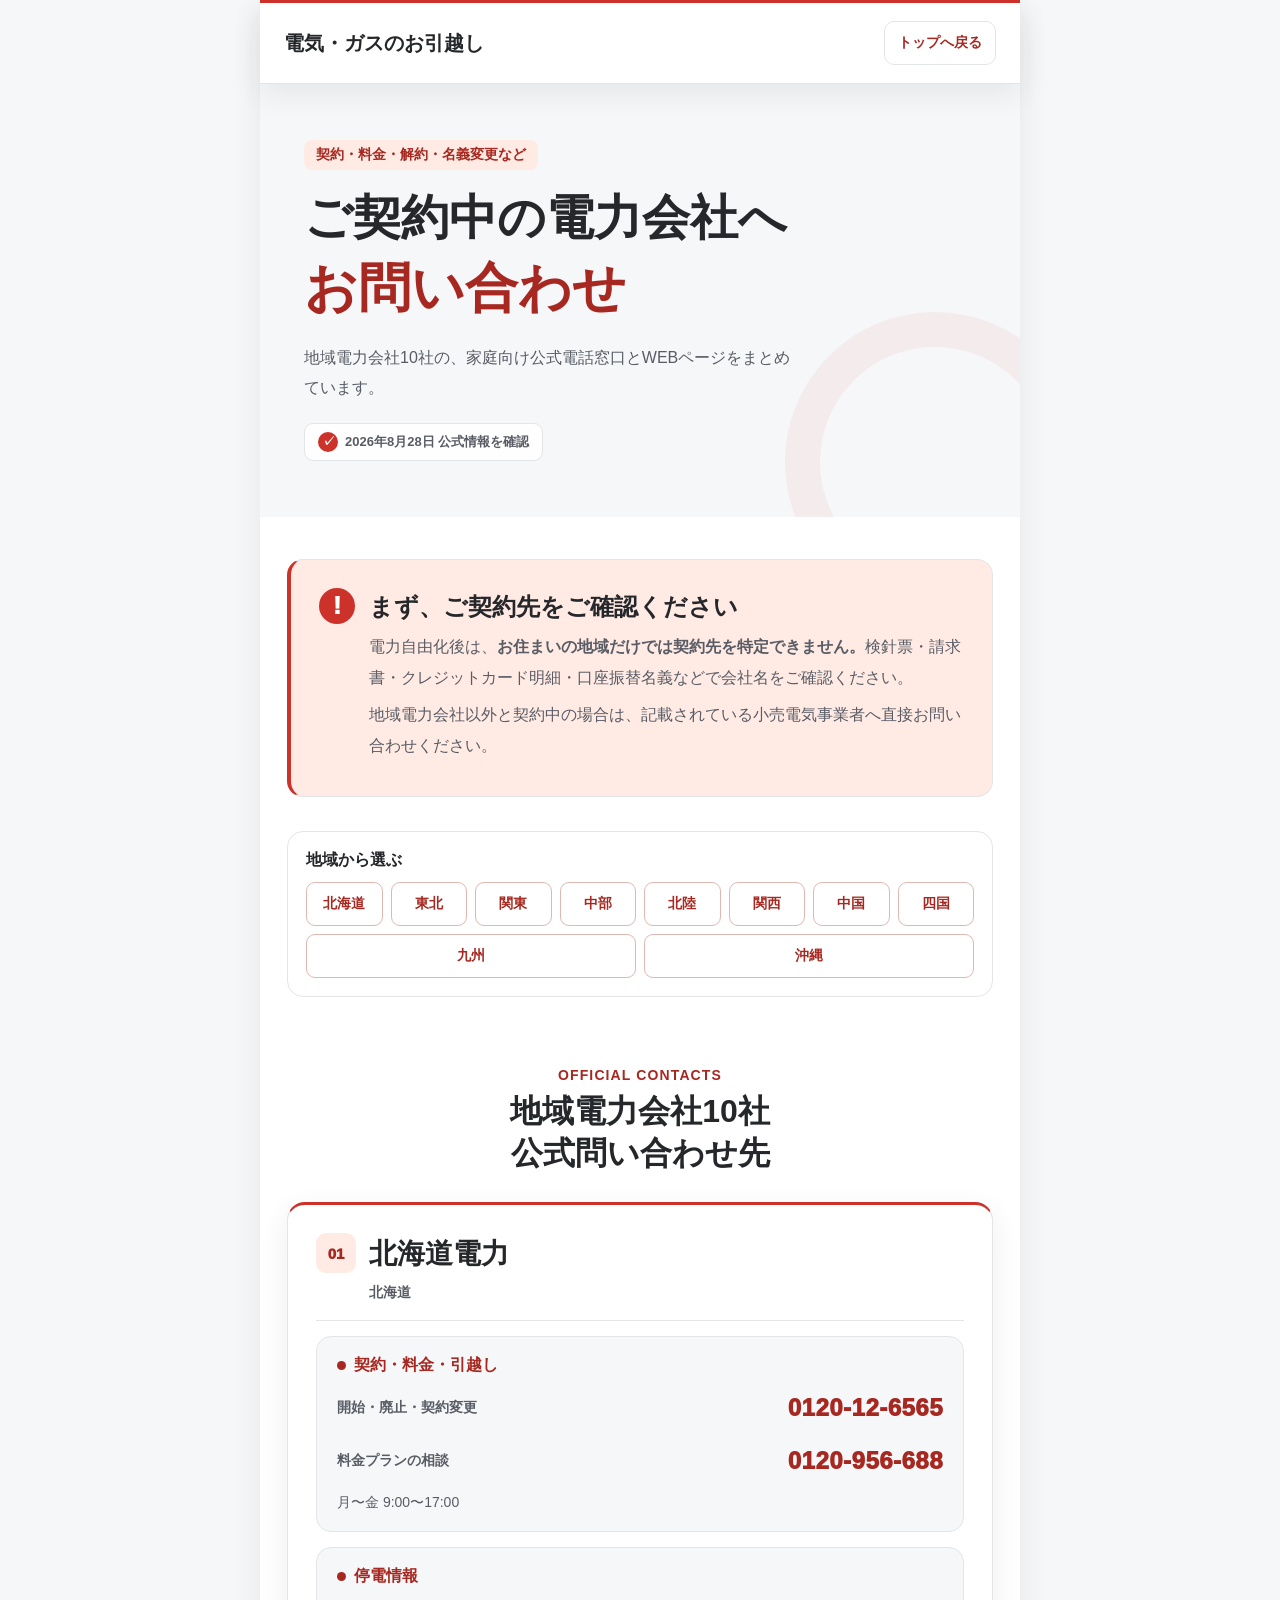
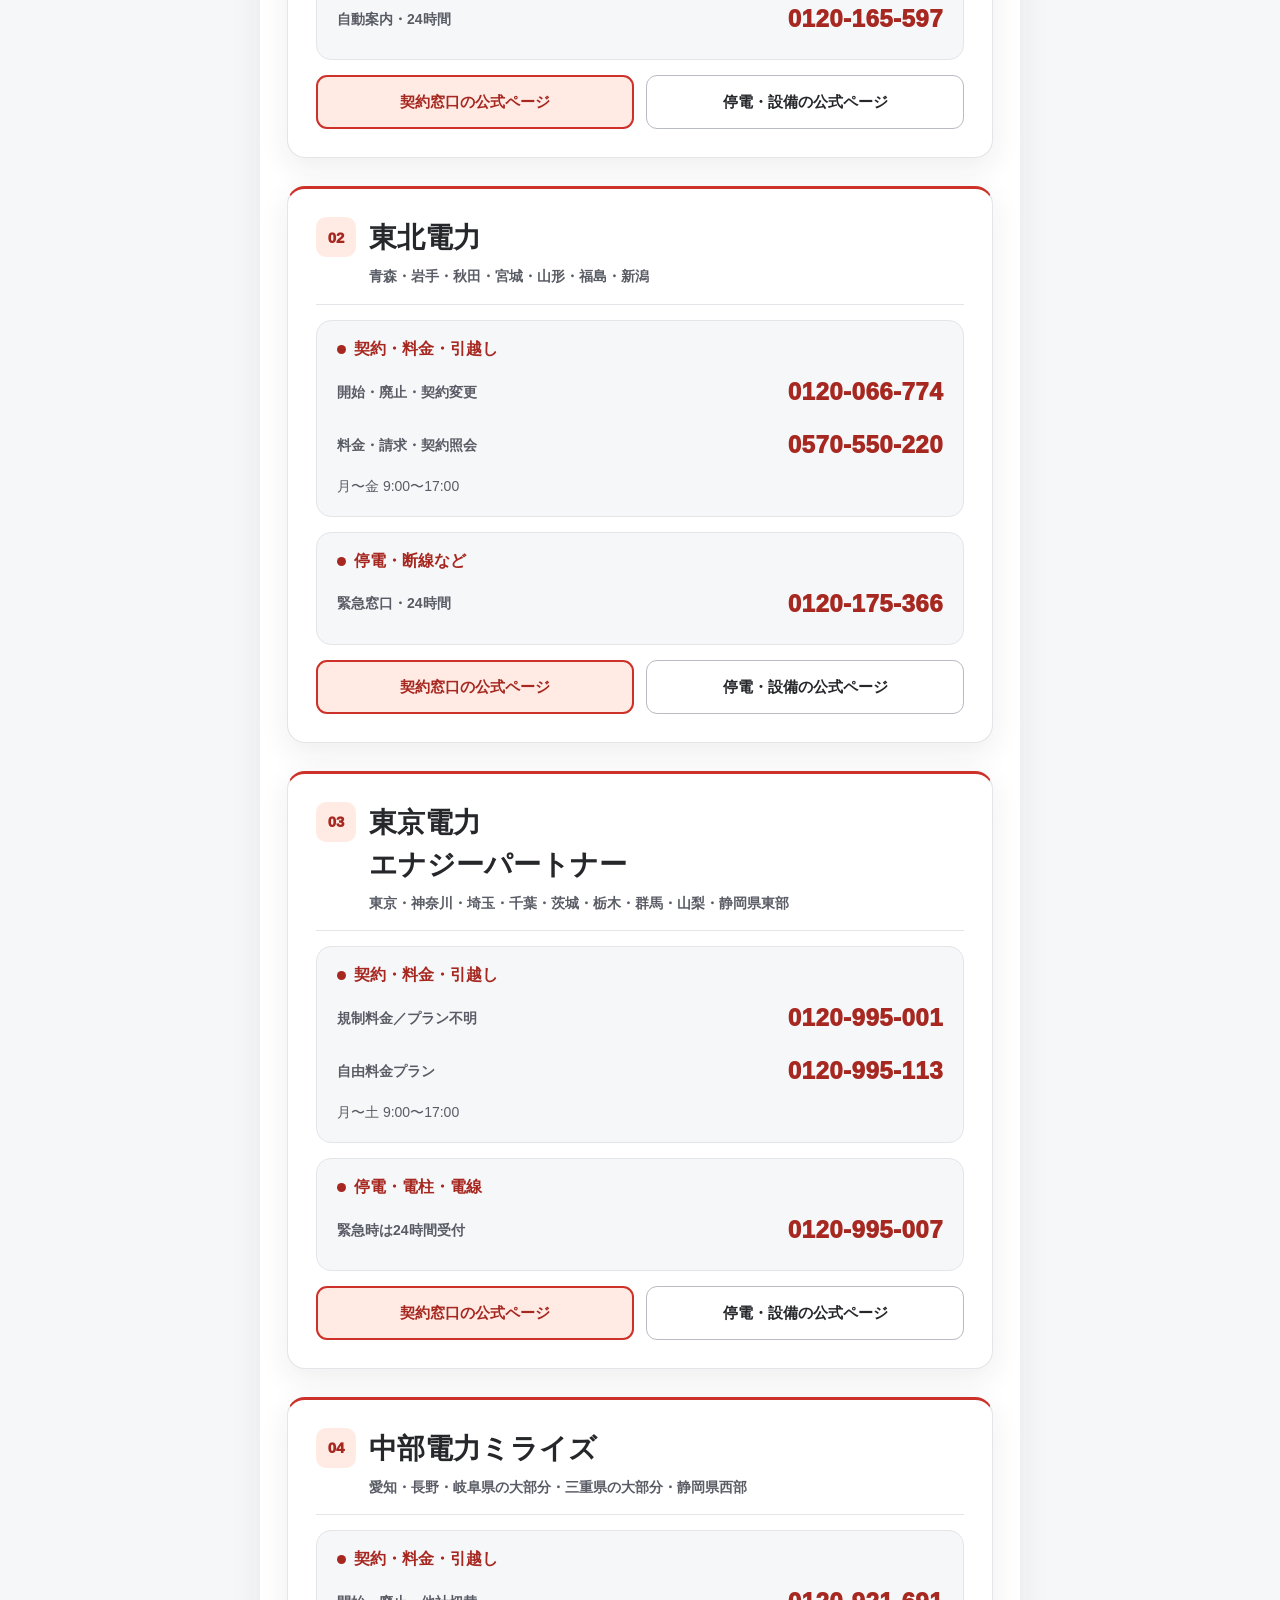
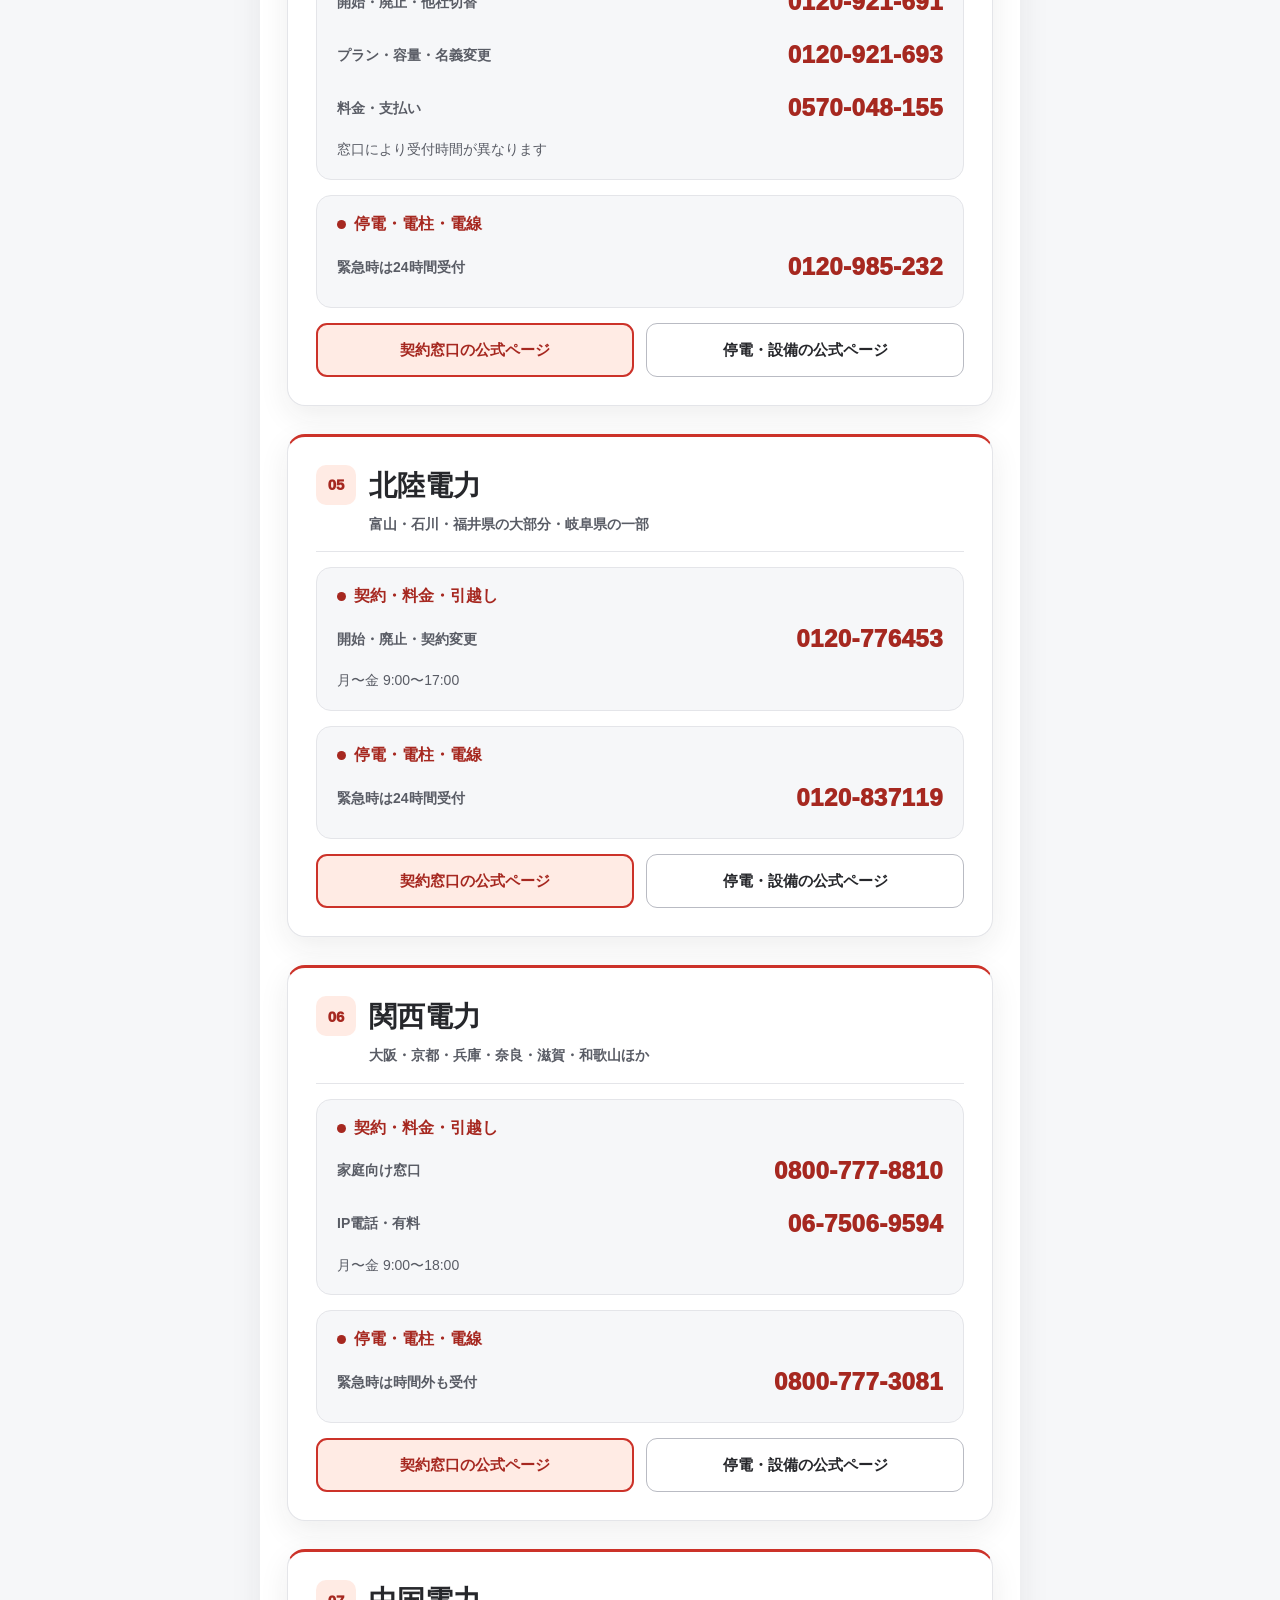
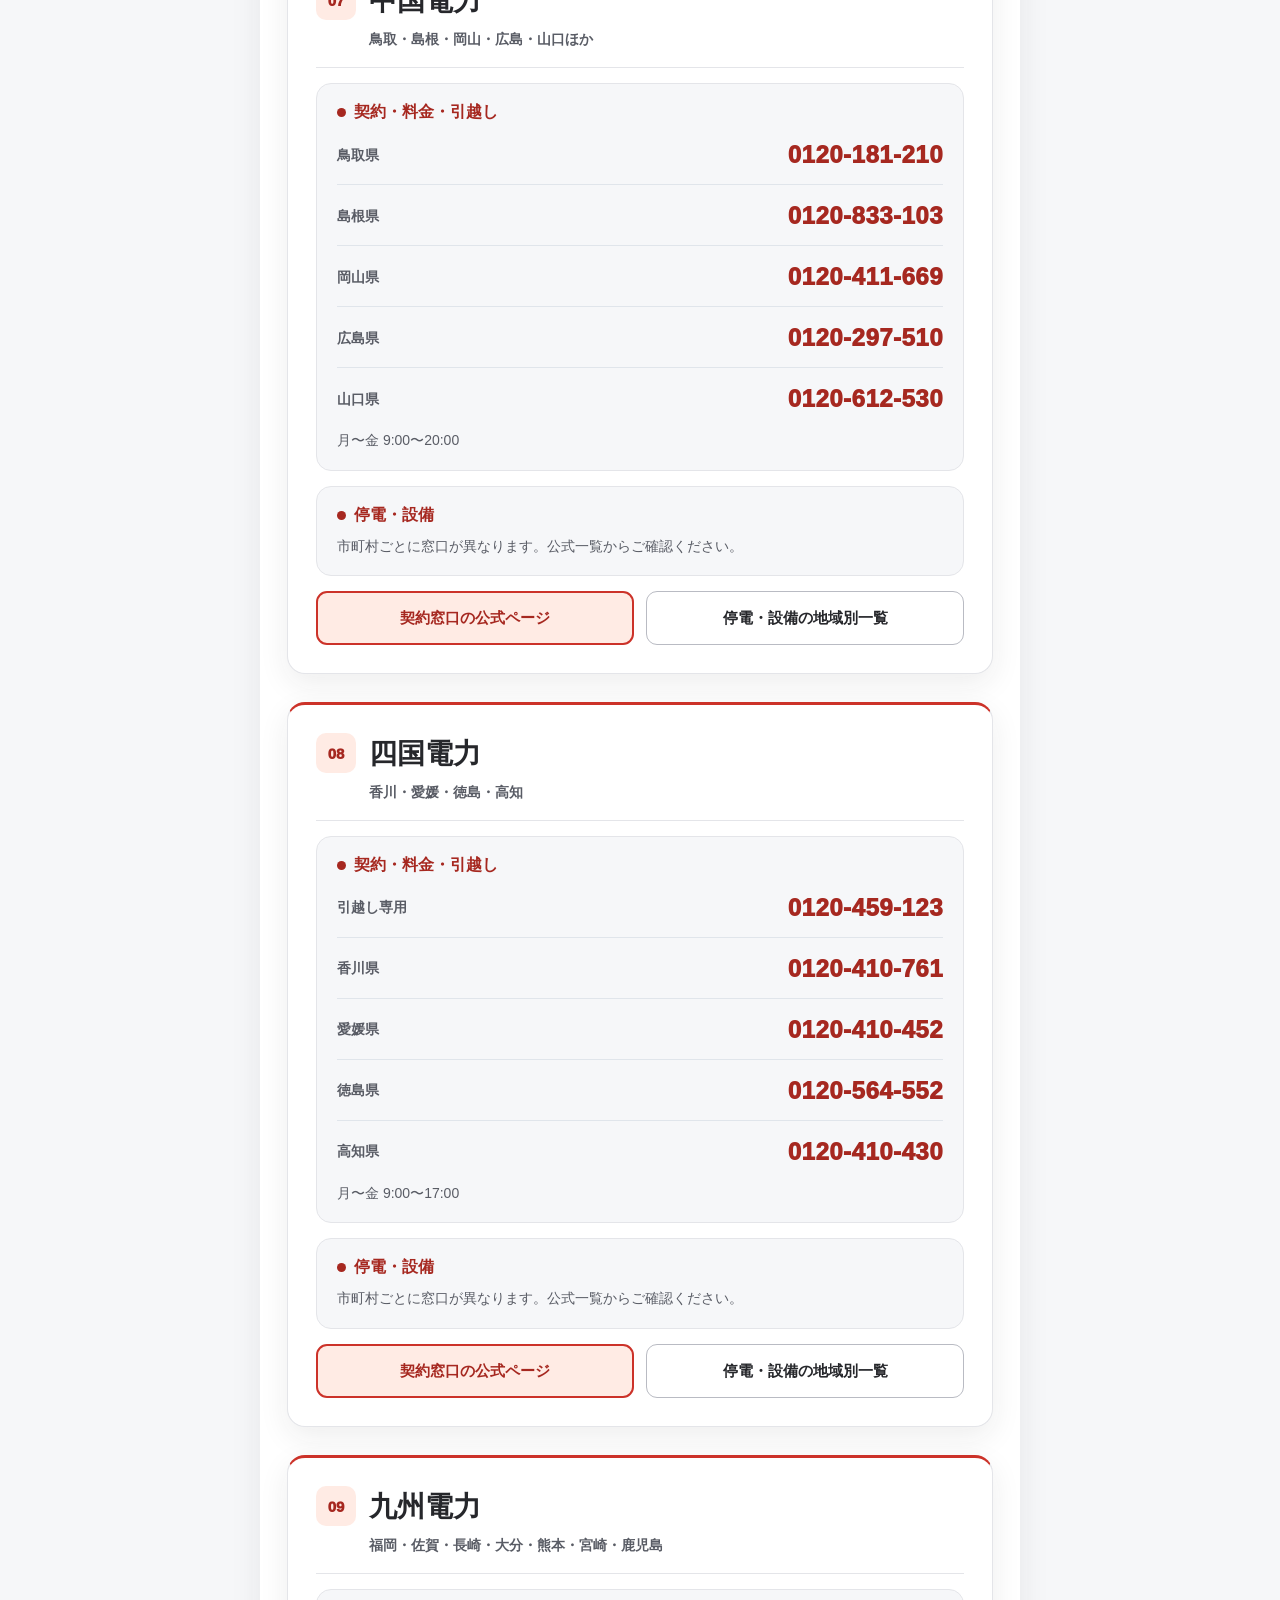
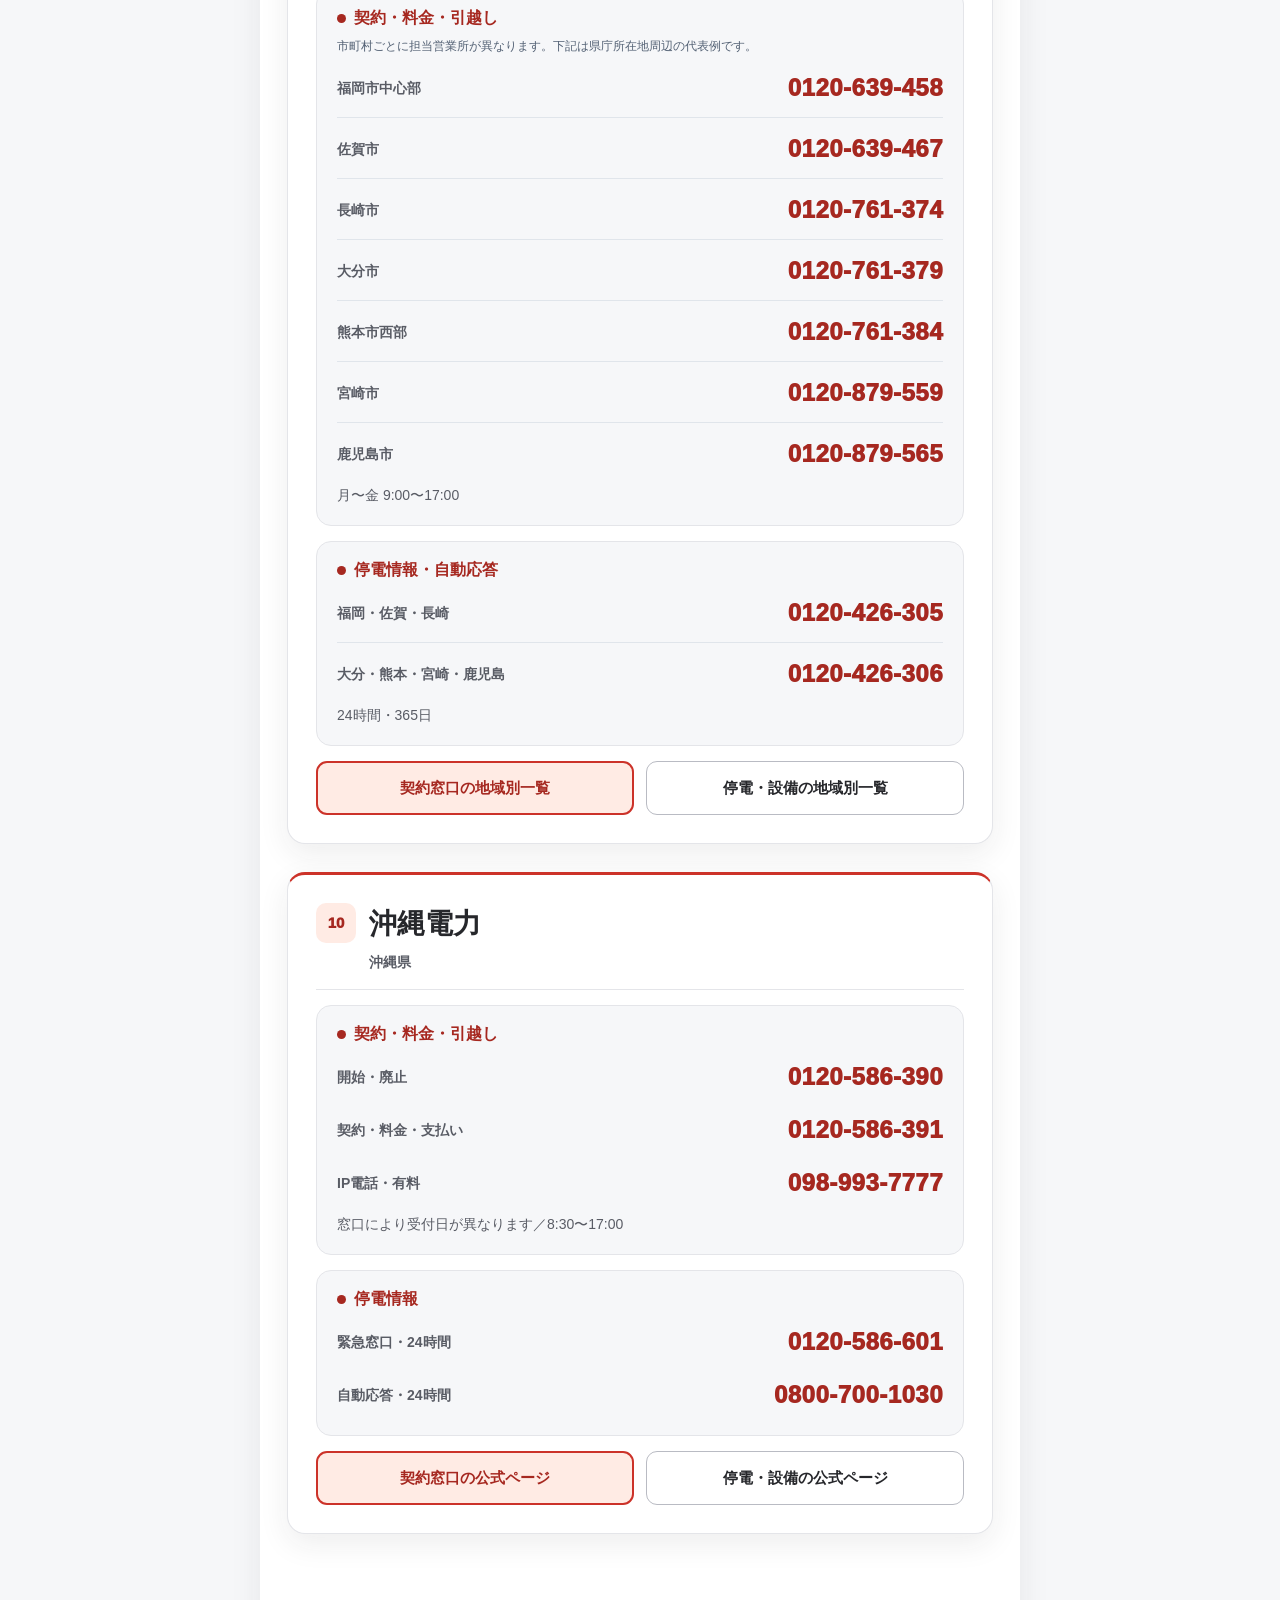
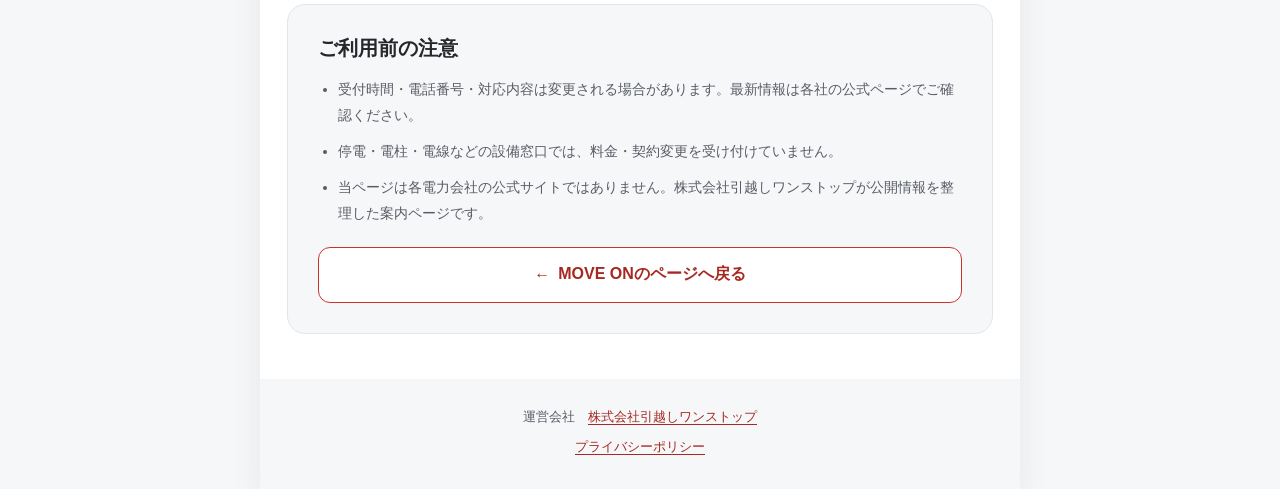
<file: power-company-contacts/index.html>
<!doctype html>
<html lang="ja">
<head>
<script src="../js/contact-route.js?v=2"></script>
<link rel="stylesheet" href="../css/contact-route.css?v=2">

  <meta charset="utf-8">
  <meta name="viewport" content="width=device-width, initial-scale=1, viewport-fit=cover">
  <!-- Google Tag Manager -->
  <script>(function(w,d,s,l,i){if(!['hikkoshi-moveon.com','www.hikkoshi-moveon.com'].includes(w.location.hostname))return;w[l]=w[l]||[];w[l].push({'gtm.start':
  new Date().getTime(),event:'gtm.js'});var f=d.getElementsByTagName(s)[0],
  j=d.createElement(s),dl=l!='dataLayer'?'&l='+l:'';j.async=true;j.src=
  'https://www.googletagmanager.com/gtm.js?id='+i+dl;f.parentNode.insertBefore(j,f);
  })(window,document,'script','dataLayer','GTM-NSDBHPNR');</script>
  <!-- End Google Tag Manager -->
  <title>ご契約中の電力会社の公式窓口一覧｜電気・ガス手続き</title>
  <meta name="description" content="現在の契約・料金・支払い・解約・停電などについて、ご契約中の電力会社の公式問い合わせ窓口を地域別にご案内します。">
  <meta name="robots" content="noindex,follow,max-image-preview:large">
  <link rel="canonical" href="https://hikkoshi-moveon.com/power-company-contacts/">
  <link rel="stylesheet" href="styles.css?v=20260828-1">
  <script type="application/ld+json">
  {
    "@context":"https://schema.org",
    "@type":"ItemList",
    "name":"地域電力会社10社の公式問い合わせ先",
    "dateModified":"2026-08-28",
    "itemListElement":[
      {"@type":"ListItem","position":1,"name":"北海道電力"},
      {"@type":"ListItem","position":2,"name":"東北電力"},
      {"@type":"ListItem","position":3,"name":"東京電力エナジーパートナー"},
      {"@type":"ListItem","position":4,"name":"中部電力ミライズ"},
      {"@type":"ListItem","position":5,"name":"北陸電力"},
      {"@type":"ListItem","position":6,"name":"関西電力"},
      {"@type":"ListItem","position":7,"name":"中国電力"},
      {"@type":"ListItem","position":8,"name":"四国電力"},
      {"@type":"ListItem","position":9,"name":"九州電力"},
      {"@type":"ListItem","position":10,"name":"沖縄電力"}
    ]
  }
  </script>

<meta name="theme-color" content="#cc3229">
<link rel="icon" href="/favicon.ico?v=6" sizes="any">
<link rel="icon" href="/favicon-48x48.png?v=6" type="image/png" sizes="48x48">
<link rel="apple-touch-icon" href="/apple-touch-icon.png?v=6" sizes="180x180">
<link rel="manifest" href="/site.webmanifest?v=6">
<meta property="og:type" content="website">
<meta property="og:locale" content="ja_JP">
<meta property="og:site_name" content="電気・ガス手続き">
<meta property="og:title" content="ご契約中の電力会社の公式窓口一覧｜電気・ガス手続き">
<meta property="og:description" content="現在の契約・料金・支払い・解約・停電などについて、ご契約中の電力会社の公式問い合わせ窓口を地域別にご案内します。">
<meta property="og:url" content="https://hikkoshi-moveon.com/power-company-contacts/">
<meta property="og:image" content="https://hikkoshi-moveon.com/assets/og-v6.jpg">
<meta property="og:image:secure_url" content="https://hikkoshi-moveon.com/assets/og-v6.jpg">
<meta property="og:image:type" content="image/jpeg">
<meta property="og:image:width" content="1200">
<meta property="og:image:height" content="630">
<meta property="og:image:alt" content="電気やガスのお引越し、開始・開通手続き。電球とガスのアイコン、Web・電話の受付案内。">
<meta name="twitter:card" content="summary_large_image">
<meta name="twitter:title" content="ご契約中の電力会社の公式窓口一覧｜電気・ガス手続き">
<meta name="twitter:description" content="現在の契約・料金・支払い・解約・停電などについて、ご契約中の電力会社の公式問い合わせ窓口を地域別にご案内します。">
<meta name="twitter:image" content="https://hikkoshi-moveon.com/assets/og-v6.jpg">
<meta name="twitter:image:alt" content="電気やガスのお引越し、開始・開通手続き。電球とガスのアイコン、Web・電話の受付案内。">
<link rel="stylesheet" href="../css/red-theme.css?v=6">
<link rel="stylesheet" href="../css/red-secondary.css?v=6">
</head>
<body>
  <header class="site-header">
    <a class="brand" href="../#top"><span class="brand-lockup"><span class="brand-service-name">電気・ガスのお引越し</span></span></a>
    <a class="back-link" href="../#top">トップへ戻る</a>
  </header>

  <main>
    <section class="hero">
      <p class="eyebrow">契約・料金・解約・名義変更など</p>
      <h1>ご契約中の電力会社へ<br><strong>お問い合わせ</strong></h1>
      <p class="hero-lead contact-lead--standard">地域電力会社10社の、家庭向け公式電話窓口とWEBページをまとめています。</p>
      <p class="hero-lead contact-lead--current">ご契約中の電力会社の公式Web窓口をご案内します。ご契約先を確認し、下記の公式ページをご利用ください。</p>
      <div class="updated"><span aria-hidden="true">✓</span> 2026年8月28日 公式情報を確認</div>
    </section>

    <section class="check-first" aria-labelledby="check-title">
      <div class="check-icon" aria-hidden="true">!</div>
      <div>
        <h2 id="check-title">まず、ご契約先をご確認ください</h2>
        <p>電力自由化後は、<strong>お住まいの地域だけでは契約先を特定できません。</strong>検針票・請求書・クレジットカード明細・口座振替名義などで会社名をご確認ください。</p>
        <p>地域電力会社以外と契約中の場合は、記載されている小売電気事業者へ直接お問い合わせください。</p>
      </div>
    </section>

    <nav class="jump-nav" aria-label="地域から選ぶ">
      <p>地域から選ぶ</p>
      <div>
        <a href="#hokkaido">北海道</a><a href="#tohoku">東北</a><a href="#tokyo">関東</a><a href="#chubu">中部</a><a href="#hokuriku">北陸</a><a href="#kansai">関西</a><a href="#chugoku">中国</a><a href="#shikoku">四国</a><a href="#kyushu">九州</a><a href="#okinawa">沖縄</a>
      </div>
    </nav>

    <section class="directory" aria-labelledby="directory-title">
      <div class="section-heading">
        <p>OFFICIAL CONTACTS</p>
        <h2 id="directory-title">地域電力会社10社<br>公式問い合わせ先</h2>
      </div>

      <article class="company-card" id="hokkaido">
        <header><span class="number">01</span><div><h2>北海道電力</h2><p>北海道</p></div></header>
        <div class="contact-box contract"><h3>契約・料金・引越し</h3><ul><li><span>開始・廃止・契約変更</span><a href="tel:0120126565">0120-12-6565</a></li><li><span>料金プランの相談</span><a href="tel:0120956688">0120-956-688</a></li></ul><p>月〜金 9:00〜17:00</p></div>
        <div class="contact-box outage"><h3>停電情報</h3><ul><li><span>自動案内・24時間</span><a href="tel:0120165597">0120-165-597</a></li></ul></div>
        <div class="official-links"><a href="https://www.hepco.co.jp/home/move/move02.html" target="_blank" rel="noopener">契約窓口の公式ページ <span>↗</span></a><a href="https://www.hepco.co.jp/network/stable_supply/safety/contact.html" target="_blank" rel="noopener">停電・設備の公式ページ <span>↗</span></a></div>
      </article>

      <article class="company-card" id="tohoku">
        <header><span class="number">02</span><div><h2>東北電力</h2><p>青森・岩手・秋田・宮城・山形・福島・新潟</p></div></header>
        <div class="contact-box contract"><h3>契約・料金・引越し</h3><ul><li><span>開始・廃止・契約変更</span><a href="tel:0120066774">0120-066-774</a></li><li><span>料金・請求・契約照会</span><a href="tel:0570550220">0570-550-220</a></li></ul><p>月〜金 9:00〜17:00</p></div>
        <div class="contact-box outage"><h3>停電・断線など</h3><ul><li><span>緊急窓口・24時間</span><a href="tel:0120175366">0120-175-366</a></li></ul></div>
        <div class="official-links"><a href="https://www.tohoku-epco.co.jp/dprivate/inquery/call/" target="_blank" rel="noopener">契約窓口の公式ページ <span>↗</span></a><a href="https://nw.tohoku-epco.co.jp/contact/tel/" target="_blank" rel="noopener">停電・設備の公式ページ <span>↗</span></a></div>
      </article>

      <article class="company-card" id="tokyo">
        <header><span class="number">03</span><div><h2>東京電力<br>エナジーパートナー</h2><p>東京・神奈川・埼玉・千葉・茨城・栃木・群馬・山梨・静岡県東部</p></div></header>
        <div class="contact-box contract"><h3>契約・料金・引越し</h3><ul><li><span>規制料金／プラン不明</span><a href="tel:0120995001">0120-995-001</a></li><li><span>自由料金プラン</span><a href="tel:0120995113">0120-995-113</a></li></ul><p>月〜土 9:00〜17:00</p></div>
        <div class="contact-box outage"><h3>停電・電柱・電線</h3><ul><li><span>緊急時は24時間受付</span><a href="tel:0120995007">0120-995-007</a></li></ul></div>
        <div class="official-links"><a href="https://www.tepco.co.jp/ep/support/cc/index-j.html" target="_blank" rel="noopener">契約窓口の公式ページ <span>↗</span></a><a href="https://www.tepco.co.jp/pg/user/contact.html" target="_blank" rel="noopener">停電・設備の公式ページ <span>↗</span></a></div>
      </article>

      <article class="company-card" id="chubu">
        <header><span class="number">04</span><div><h2>中部電力ミライズ</h2><p>愛知・長野・岐阜県の大部分・三重県の大部分・静岡県西部</p></div></header>
        <div class="contact-box contract"><h3>契約・料金・引越し</h3><ul><li><span>開始・廃止・他社切替</span><a href="tel:0120921691">0120-921-691</a></li><li><span>プラン・容量・名義変更</span><a href="tel:0120921693">0120-921-693</a></li><li><span>料金・支払い</span><a href="tel:0570048155">0570-048-155</a></li></ul><p>窓口により受付時間が異なります</p></div>
        <div class="contact-box outage"><h3>停電・電柱・電線</h3><ul><li><span>緊急時は24時間受付</span><a href="tel:0120985232">0120-985-232</a></li></ul></div>
        <div class="official-links"><a href="https://miraiz.chuden.co.jp/support/" target="_blank" rel="noopener">契約窓口の公式ページ <span>↗</span></a><a href="https://powergrid.chuden.co.jp/corporate/company/officelist/com_office/" target="_blank" rel="noopener">停電・設備の公式ページ <span>↗</span></a></div>
      </article>

      <article class="company-card" id="hokuriku">
        <header><span class="number">05</span><div><h2>北陸電力</h2><p>富山・石川・福井県の大部分・岐阜県の一部</p></div></header>
        <div class="contact-box contract"><h3>契約・料金・引越し</h3><ul><li><span>開始・廃止・契約変更</span><a href="tel:0120776453">0120-776453</a></li></ul><p>月〜金 9:00〜17:00</p></div>
        <div class="contact-box outage"><h3>停電・電柱・電線</h3><ul><li><span>緊急時は24時間受付</span><a href="tel:0120837119">0120-837119</a></li></ul></div>
        <div class="official-links"><a href="https://www.rikuden.co.jp/info/inquiry.html" target="_blank" rel="noopener">契約窓口の公式ページ <span>↗</span></a><a href="https://www.rikuden.co.jp/nw_toiawase/index.html" target="_blank" rel="noopener">停電・設備の公式ページ <span>↗</span></a></div>
      </article>

      <article class="company-card" id="kansai">
        <header><span class="number">06</span><div><h2>関西電力</h2><p>大阪・京都・兵庫・奈良・滋賀・和歌山ほか</p></div></header>
        <div class="contact-box contract"><h3>契約・料金・引越し</h3><ul><li><span>家庭向け窓口</span><a href="tel:08007778810">0800-777-8810</a></li><li><span>IP電話・有料</span><a href="tel:0675069594">06-7506-9594</a></li></ul><p>月〜金 9:00〜18:00</p></div>
        <div class="contact-box outage"><h3>停電・電柱・電線</h3><ul><li><span>緊急時は時間外も受付</span><a href="tel:08007773081">0800-777-3081</a></li></ul></div>
        <div class="official-links"><a href="https://kepco.jp/faq/otoiawase/" target="_blank" rel="noopener">契約窓口の公式ページ <span>↗</span></a><a href="https://www.kansai-td.co.jp/faq/index.html" target="_blank" rel="noopener">停電・設備の公式ページ <span>↗</span></a></div>
      </article>

      <article class="company-card multi-phone" id="chugoku">
        <header><span class="number">07</span><div><h2>中国電力</h2><p>鳥取・島根・岡山・広島・山口ほか</p></div></header>
        <div class="contact-box contract"><h3>契約・料金・引越し</h3><ul><li><span>鳥取県</span><a href="tel:0120181210">0120-181-210</a></li><li><span>島根県</span><a href="tel:0120833103">0120-833-103</a></li><li><span>岡山県</span><a href="tel:0120411669">0120-411-669</a></li><li><span>広島県</span><a href="tel:0120297510">0120-297-510</a></li><li><span>山口県</span><a href="tel:0120612530">0120-612-530</a></li></ul><p>月〜金 9:00〜20:00</p></div>
        <div class="contact-box outage"><h3>停電・設備</h3><p>市町村ごとに窓口が異なります。公式一覧からご確認ください。</p></div>
        <div class="official-links"><a href="https://www.energia.co.jp/office/add-sales.html" target="_blank" rel="noopener">契約窓口の公式ページ <span>↗</span></a><a href="https://www.energia.co.jp/nw/company/office/freedial/index.html" target="_blank" rel="noopener">停電・設備の地域別一覧 <span>↗</span></a></div>
      </article>

      <article class="company-card multi-phone" id="shikoku">
        <header><span class="number">08</span><div><h2>四国電力</h2><p>香川・愛媛・徳島・高知</p></div></header>
        <div class="contact-box contract"><h3>契約・料金・引越し</h3><ul><li><span>引越し専用</span><a href="tel:0120459123">0120-459-123</a></li><li><span>香川県</span><a href="tel:0120410761">0120-410-761</a></li><li><span>愛媛県</span><a href="tel:0120410452">0120-410-452</a></li><li><span>徳島県</span><a href="tel:0120564552">0120-564-552</a></li><li><span>高知県</span><a href="tel:0120410430">0120-410-430</a></li></ul><p>月〜金 9:00〜17:00</p></div>
        <div class="contact-box outage"><h3>停電・設備</h3><p>市町村ごとに窓口が異なります。公式一覧からご確認ください。</p></div>
        <div class="official-links"><a href="https://www.yonden.co.jp/customer/contact/contact.html" target="_blank" rel="noopener">契約窓口の公式ページ <span>↗</span></a><a href="https://www.yonden.co.jp/nw/faq/tel.html" target="_blank" rel="noopener">停電・設備の地域別一覧 <span>↗</span></a></div>
      </article>

      <article class="company-card multi-phone" id="kyushu">
        <header><span class="number">09</span><div><h2>九州電力</h2><p>福岡・佐賀・長崎・大分・熊本・宮崎・鹿児島</p></div></header>
        <div class="contact-box contract"><h3>契約・料金・引越し</h3><p class="office-note">市町村ごとに担当営業所が異なります。下記は県庁所在地周辺の代表例です。</p><ul><li><span>福岡市中心部</span><a href="tel:0120639458">0120-639-458</a></li><li><span>佐賀市</span><a href="tel:0120639467">0120-639-467</a></li><li><span>長崎市</span><a href="tel:0120761374">0120-761-374</a></li><li><span>大分市</span><a href="tel:0120761379">0120-761-379</a></li><li><span>熊本市西部</span><a href="tel:0120761384">0120-761-384</a></li><li><span>宮崎市</span><a href="tel:0120879559">0120-879-559</a></li><li><span>鹿児島市</span><a href="tel:0120879565">0120-879-565</a></li></ul><p>月〜金 9:00〜17:00</p></div>
        <div class="contact-box outage"><h3>停電情報・自動応答</h3><ul><li><span>福岡・佐賀・長崎</span><a href="tel:0120426305">0120-426-305</a></li><li><span>大分・熊本・宮崎・鹿児島</span><a href="tel:0120426306">0120-426-306</a></li></ul><p>24時間・365日</p></div>
        <div class="official-links"><a href="https://customer.kyuden.co.jp/ja/office/search.html" target="_blank" rel="noopener">契約窓口の地域別一覧 <span>↗</span></a><a href="https://www.kyuden.co.jp/td/functions/office.html" target="_blank" rel="noopener">停電・設備の地域別一覧 <span>↗</span></a></div>
      </article>

      <article class="company-card" id="okinawa">
        <header><span class="number">10</span><div><h2>沖縄電力</h2><p>沖縄県</p></div></header>
        <div class="contact-box contract"><h3>契約・料金・引越し</h3><ul><li><span>開始・廃止</span><a href="tel:0120586390">0120-586-390</a></li><li><span>契約・料金・支払い</span><a href="tel:0120586391">0120-586-391</a></li><li><span>IP電話・有料</span><a href="tel:0989937777">098-993-7777</a></li></ul><p>窓口により受付日が異なります／8:30〜17:00</p></div>
        <div class="contact-box outage"><h3>停電情報</h3><ul><li><span>緊急窓口・24時間</span><a href="tel:0120586601">0120-586-601</a></li><li><span>自動応答・24時間</span><a href="tel:08007001030">0800-700-1030</a></li></ul></div>
        <div class="official-links"><a href="https://www.okiden.co.jp/common/contact/kouri/" target="_blank" rel="noopener">契約窓口の公式ページ <span>↗</span></a><a href="https://www.okiden.co.jp/common/contact/sohaiden/" target="_blank" rel="noopener">停電・設備の公式ページ <span>↗</span></a></div>
      </article>
    </section>

    <section class="notes" aria-labelledby="notes-title">
      <h2 id="notes-title">ご利用前の注意</h2>
      <ul>
        <li>受付時間・電話番号・対応内容は変更される場合があります。最新情報は各社の公式ページでご確認ください。</li>
        <li>停電・電柱・電線などの設備窓口では、料金・契約変更を受け付けていません。</li>
        <li>当ページは各電力会社の公式サイトではありません。株式会社引越しワンストップが公開情報を整理した案内ページです。</li>
      </ul>
      <a class="return-button" href="../#top"><span aria-hidden="true">←</span> MOVE ONのページへ戻る</a>
    </section>
  </main>

  <footer>
    <p>運営会社　<a href="https://hikkoshi-1sp.jp/" target="_blank" rel="noopener">株式会社引越しワンストップ</a></p>
    <p><a href="../privacy/">プライバシーポリシー</a></p>
  </footer>
</body>
</html>
</file>
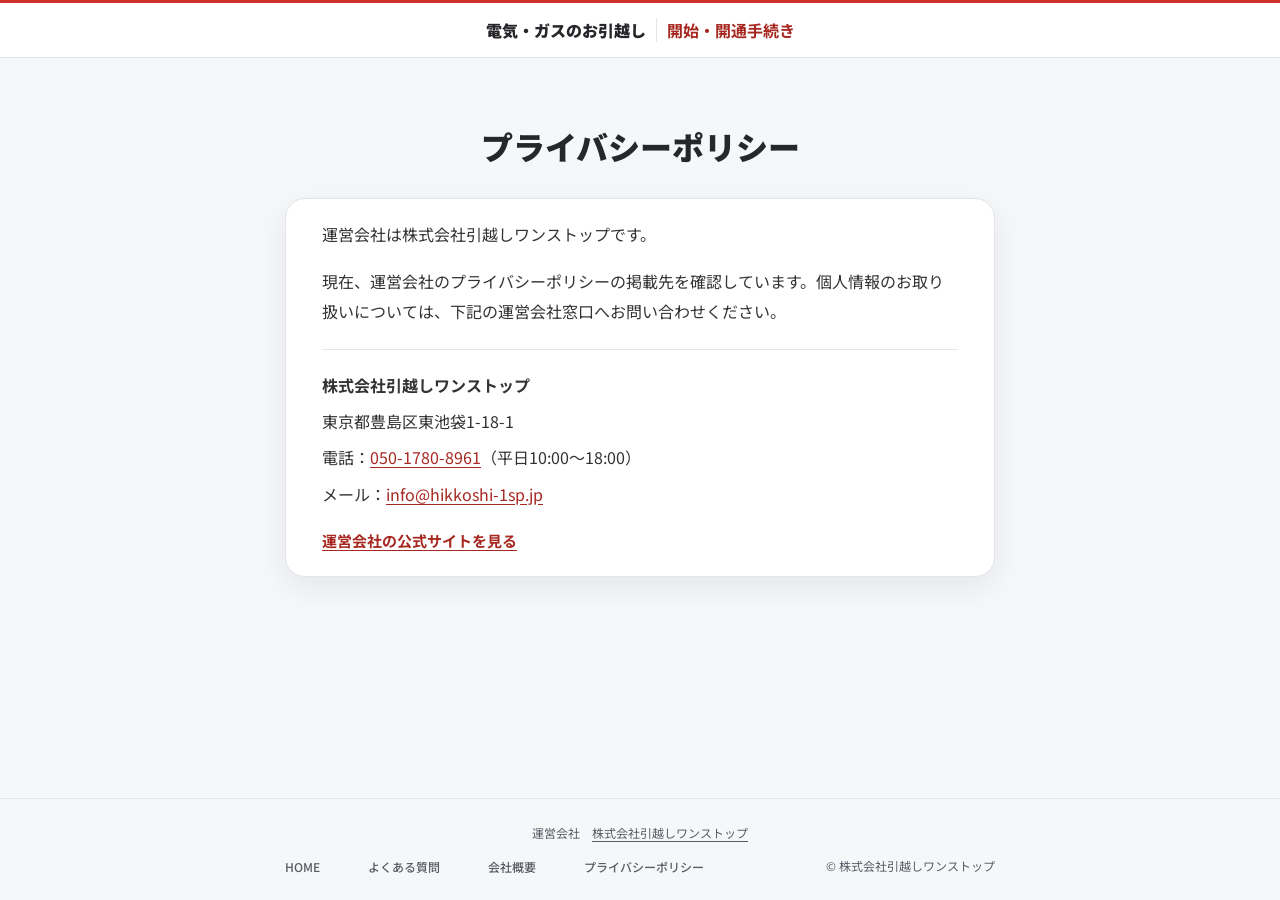
<file: privacy/index.html>
<!doctype html>
<html lang="ja">

	<head>
<script src="../js/contact-route.js?v=2"></script>
<link rel="stylesheet" href="../css/contact-route.css?v=2">

		<meta charset="utf-8">
		<meta http-equiv="X-UA-Compatible" content="IE=edge">
		<meta name="viewport" content="width=device-width,initial-scale=1">
		<meta name="format-detection" content="telephone=no">
		<title>プライバシーポリシーのご案内｜電気・ガス手続き</title>
		<meta content="株式会社引越しワンストップの個人情報に関するお問い合わせ窓口をご案内します。" name="description">
		<meta content="" name="keywords">
		<meta name="robots" content="noindex,follow">
		<link rel="stylesheet" href="../css/fonts.css">
		<link rel="stylesheet" href="../css/style.css">
		<link rel="stylesheet" href="../css/fresh.css?v=3">
		<link rel="stylesheet" href="../css/operator.css?v=2">
<link rel="canonical" href="https://hikkoshi-moveon.com/privacy/">
<link rel="stylesheet" href="../css/submission.css?v=2">
	<script>
(function(w,d){
  if(!['hikkoshi-moveon.com','www.hikkoshi-moveon.com'].includes(w.location.hostname))return;
  w.dataLayer=w.dataLayer||[];
  w.dataLayer.push({'gtm.start':new Date().getTime(),event:'gtm.js'});
  var s=d.createElement('script');s.async=true;s.src='https://www.googletagmanager.com/gtm.js?id=GTM-NSDBHPNR';
  d.head.appendChild(s);
})(window,document);
</script>

<meta name="theme-color" content="#cc3229">
<link rel="icon" href="/favicon.ico?v=6" sizes="any">
<link rel="icon" href="/favicon-48x48.png?v=6" type="image/png" sizes="48x48">
<link rel="apple-touch-icon" href="/apple-touch-icon.png?v=6" sizes="180x180">
<link rel="manifest" href="/site.webmanifest?v=6">
<meta property="og:type" content="website">
<meta property="og:locale" content="ja_JP">
<meta property="og:site_name" content="電気・ガス手続き">
<meta property="og:title" content="プライバシーポリシーのご案内｜電気・ガス手続き">
<meta property="og:description" content="株式会社引越しワンストップの個人情報に関するお問い合わせ窓口をご案内します。">
<meta property="og:url" content="https://hikkoshi-moveon.com/privacy/">
<meta property="og:image" content="https://hikkoshi-moveon.com/assets/og-v6.jpg">
<meta property="og:image:secure_url" content="https://hikkoshi-moveon.com/assets/og-v6.jpg">
<meta property="og:image:type" content="image/jpeg">
<meta property="og:image:width" content="1200">
<meta property="og:image:height" content="630">
<meta property="og:image:alt" content="電気やガスのお引越し、開始・開通手続き。電球とガスのアイコン、Web・電話の受付案内。">
<meta name="twitter:card" content="summary_large_image">
<meta name="twitter:title" content="プライバシーポリシーのご案内｜電気・ガス手続き">
<meta name="twitter:description" content="株式会社引越しワンストップの個人情報に関するお問い合わせ窓口をご案内します。">
<meta name="twitter:image" content="https://hikkoshi-moveon.com/assets/og-v6.jpg">
<meta name="twitter:image:alt" content="電気やガスのお引越し、開始・開通手続き。電球とガスのアイコン、Web・電話の受付案内。">
<link rel="stylesheet" href="../css/red-theme.css?v=6">
<link rel="stylesheet" href="../css/red-secondary.css?v=6">
</head>

	<body class="second">
		<header class="l-header" id="top"><a class="l-header--mainTxt" href="../">電気・ガスのお引越し<span class="l-header--subTxt">開始・開通手続き</span></a></header>
		<main class="company-page operator-page"><section class="company-page__section">
  <div class="company-page__titleWrap"><h1 class="company-page__title">プライバシーポリシー</h1></div>
  <div class="company-page__itemsWrap"><div class="company-page__items policy-status">
    <p>運営会社は株式会社引越しワンストップです。</p>
    <p>現在、運営会社のプライバシーポリシーの掲載先を確認しています。個人情報のお取り扱いについては、下記の運営会社窓口へお問い合わせください。</p>
    <div class="policy-status__contacts"><p><strong>株式会社引越しワンストップ</strong></p><p>東京都豊島区東池袋1-18-1</p><p>電話：<a href="tel:050-1780-8961">050-1780-8961</a>（平日10:00〜18:00）</p><p>メール：<a href="mailto:info@hikkoshi-1sp.jp">info@hikkoshi-1sp.jp</a></p></div>
    <a class="policy-status__link" href="https://hikkoshi-1sp.jp/">運営会社の公式サイトを見る</a>
  </div></div>
</section></main>
		<footer class="l-footer">
			<p class="l-footer__operator">運営会社　<a href="https://hikkoshi-1sp.jp/" data-operator-url><span data-operator-name>株式会社引越しワンストップ</span></a></p>
<div class="l-footer__inner">
				<div class="l-footer__contents"><a class="l-footer__content" href="../">HOME</a><a class="l-footer__content" href="../faq/">よくある質問</a><a class="l-footer__content" href="../company/">会社概要</a><a class="l-footer__content" href="../privacy/" target="_blank" rel="noopener noreferrer">プライバシーポリシー</a></div><p class="l-footer__copyright"><small>© <span data-operator-name>株式会社引越しワンストップ</span></small></p>
			</div>
		</footer>
			<script src="../js/site-config.js?v=8" defer></script>
		<script src="../js/production.js?v=1" defer></script>
<script src="../js/browser-state.js?v=3" defer></script>
<script src="../js/app.js?v=6" defer></script>
	<script src="../js/analytics.js?v=1" defer></script>
</body>

</html>
</file>
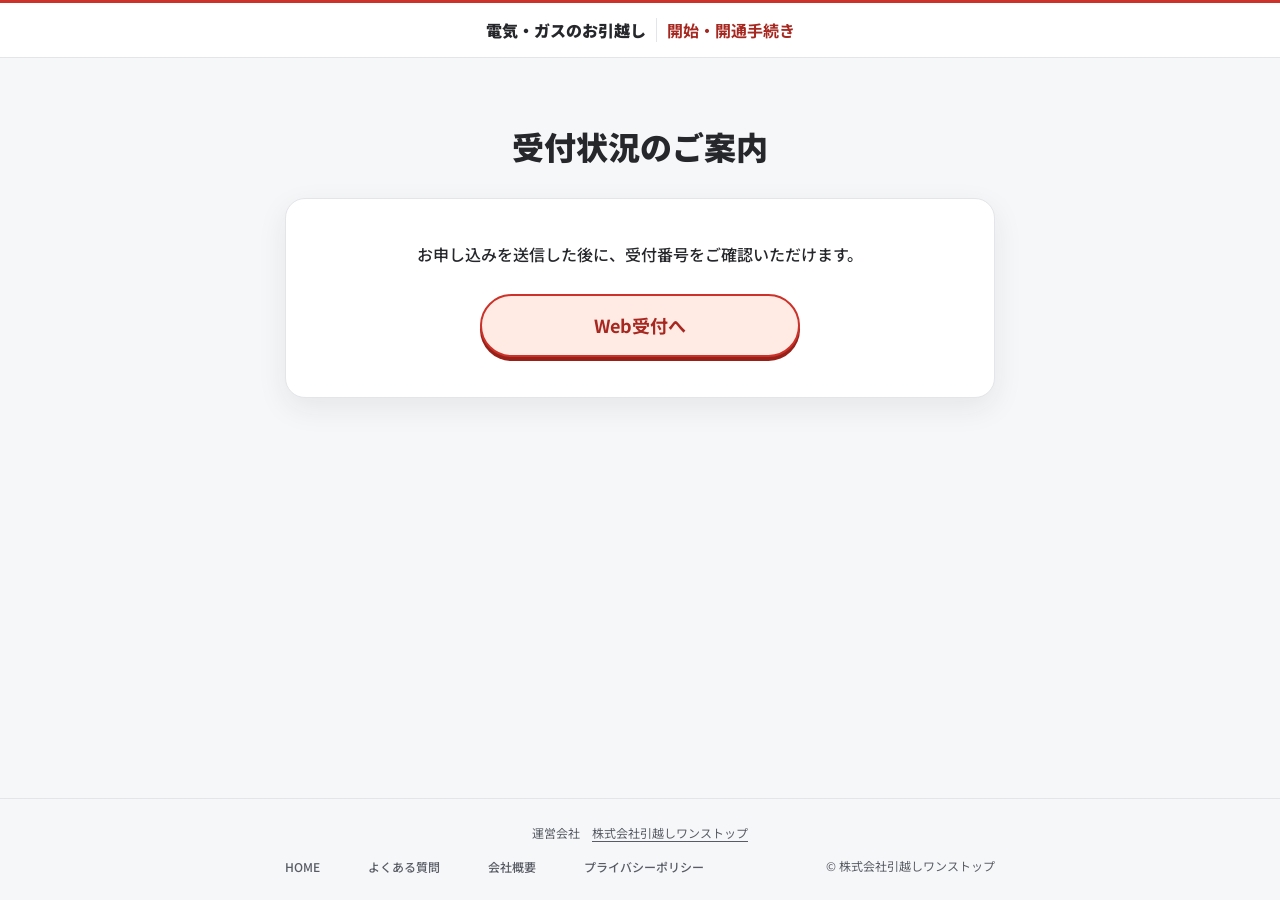
<file: form/thanks/index.html>
<!doctype html>
<html lang="ja">

	<head>
<script src="../../js/contact-route.js?v=2"></script>
<link rel="stylesheet" href="../../css/contact-route.css?v=2">

		<meta charset="utf-8">
		<meta http-equiv="X-UA-Compatible" content="IE=edge">
		<meta name="viewport" content="width=device-width,initial-scale=1">
		<meta name="format-detection" content="telephone=no">
		<title>受付状況のご案内｜電気・ガス手続き</title>
		<meta content="電気やガスの開始・開通をWeb・電話で受付。引越し・新居の利用開始や、ハウスクリーニング・物件清掃・空き家管理などの短期間の通電もご相談いただけます。" name="description">
		<meta content="" name="keywords">
		<meta name="robots" content="noindex,nofollow">
		<link rel="stylesheet" href="../../css/fonts.css">
		<link rel="stylesheet" href="../../css/style.css">
		<link rel="stylesheet" href="../../css/fresh.css?v=3">
		<link rel="stylesheet" href="../../css/operator.css?v=2">
<link rel="canonical" href="https://hikkoshi-moveon.com/form/thanks/">
<link rel="stylesheet" href="../../css/submission.css?v=2">
	<script>
(function(w,d){
  if(!['hikkoshi-moveon.com','www.hikkoshi-moveon.com'].includes(w.location.hostname))return;
  w.dataLayer=w.dataLayer||[];
  w.dataLayer.push({'gtm.start':new Date().getTime(),event:'gtm.js'});
  var s=d.createElement('script');s.async=true;s.src='https://www.googletagmanager.com/gtm.js?id=GTM-NSDBHPNR';
  d.head.appendChild(s);
})(window,document);
</script>

<meta name="theme-color" content="#cc3229">
<link rel="icon" href="/favicon.ico?v=6" sizes="any">
<link rel="icon" href="/favicon-48x48.png?v=6" type="image/png" sizes="48x48">
<link rel="apple-touch-icon" href="/apple-touch-icon.png?v=6" sizes="180x180">
<link rel="manifest" href="/site.webmanifest?v=6">
<meta property="og:type" content="website">
<meta property="og:locale" content="ja_JP">
<meta property="og:site_name" content="電気・ガス手続き">
<meta property="og:title" content="受付状況のご案内｜電気・ガス手続き">
<meta property="og:description" content="電気やガスの開始・開通をWeb・電話で受付。引越し・新居の利用開始や、ハウスクリーニング・物件清掃・空き家管理などの短期間の通電もご相談いただけます。">
<meta property="og:url" content="https://hikkoshi-moveon.com/form/thanks/">
<meta property="og:image" content="https://hikkoshi-moveon.com/assets/og-v6.jpg">
<meta property="og:image:secure_url" content="https://hikkoshi-moveon.com/assets/og-v6.jpg">
<meta property="og:image:type" content="image/jpeg">
<meta property="og:image:width" content="1200">
<meta property="og:image:height" content="630">
<meta property="og:image:alt" content="電気やガスのお引越し、開始・開通手続き。電球とガスのアイコン、Web・電話の受付案内。">
<meta name="twitter:card" content="summary_large_image">
<meta name="twitter:title" content="受付状況のご案内｜電気・ガス手続き">
<meta name="twitter:description" content="電気やガスの開始・開通をWeb・電話で受付。引越し・新居の利用開始や、ハウスクリーニング・物件清掃・空き家管理などの短期間の通電もご相談いただけます。">
<meta name="twitter:image" content="https://hikkoshi-moveon.com/assets/og-v6.jpg">
<meta name="twitter:image:alt" content="電気やガスのお引越し、開始・開通手続き。電球とガスのアイコン、Web・電話の受付案内。">
<link rel="stylesheet" href="../../css/red-theme.css?v=6">
<link rel="stylesheet" href="../../css/red-secondary.css?v=6">
</head>

	<body class="second"><header class="l-header" id="top"><a class="l-header--mainTxt" href="../../">電気・ガスのお引越し<span class="l-header--subTxt">開始・開通手続き</span></a></header><main class="thanks-page"><section class="thanks-page__section"><div class="thanks-page__titleWrap"><h1 class="thanks-page__title">受付状況のご案内</h1></div><div class="thanks-page__contentWrap"><div class="thanks-page__content"><div class="thanks-page__txtWrap"><p class="thanks-page__txt">お申し込みを送信した後に、受付番号をご確認いただけます。</p></div><dl class="thanks-receipt" data-receipt-container hidden><dt>受付番号</dt><dd data-receipt-id></dd><dt>受付内容</dt><dd data-receipt-services></dd></dl><div class="thanks-page__btnWrap"><a class="thanks-page__btn" href="../">Web受付へ</a></div></div></div></section></main><footer class="l-footer">
			<p class="l-footer__operator">運営会社　<a href="https://hikkoshi-1sp.jp/" data-operator-url><span data-operator-name>株式会社引越しワンストップ</span></a></p>
<div class="l-footer__inner">
				<div class="l-footer__contents"><a class="l-footer__content" href="../../">HOME</a><a class="l-footer__content" href="../../faq/">よくある質問</a><a class="l-footer__content" href="../../company/">会社概要</a><a class="l-footer__content" href="../../privacy/" target="_blank" rel="noopener noreferrer">プライバシーポリシー</a></div><p class="l-footer__copyright"><small>© <span data-operator-name>株式会社引越しワンストップ</span></small></p>
			</div>
		</footer><script src="../../js/site-config.js?v=8" defer></script><script src="../../js/production.js?v=1" defer></script>
<script src="../../js/browser-state.js?v=3" defer></script>
<script src="../../js/app.js?v=6" defer></script><script src="../../js/analytics.js?v=1" defer></script>
</body></html>
</file>
<file: css/contact-route.css>
html.is-current-contract .contact-actions__button--phone,
html.is-current-contract [data-phone-call],
html.is-current-contract [data-sticky-phone],
html.is-current-contract .form-phone,
html.is-current-contract [data-application-phone],
html.is-current-contract .contact-hours,
html.is-current-contract .phone-guidance__schedule,
html.is-current-contract a[href^="tel:050-5291-3072"],
html.is-current-contract a[href^="tel:05052913072"],
html.is-current-contract .contact-lead--standard,
html.is-current-contract .contact-box {
  display: none !important;
}

html.is-current-contract .sticky-cta {
  grid-template-columns: minmax(0, 1fr);
}

.contact-lead--current {
  display: none;
}

html.is-current-contract .contact-lead--current {
  display: block;
}

.temporary-notice { display: none; }
html.is-temporary-use .temporary-notice { display: block; margin: 18px auto; padding: 14px 16px; border: 1px solid #edd3a9; border-radius: 14px; color: var(--fresh-ink); background: #fff8ea; font-size: 13px; line-height: 1.7; }
.temporary-notice strong { color: #9f5b09; }
.temporary-notice p { margin-top: 6px; }
.top-mainVisual > .temporary-notice { width: calc(100% - 40px); max-width: 510px; }
.form-page > .temporary-notice, .confirm-page > .temporary-notice { width: min(calc(100% - 32px), 710px); }
</file>
<file: css/fonts.css>
@font-face {
  font-family: 'Noto Sans JP';
  font-style: normal;
  font-weight: 400;
  font-display: swap;
  src: url(../fonts/-F6jfjtqLzI2JPCgQBnw7HFyzSD-AsregP8VFBEj75s.ttf) format('truetype');
}
@font-face {
  font-family: 'Noto Sans JP';
  font-style: normal;
  font-weight: 500;
  font-display: swap;
  src: url(../fonts/-F6jfjtqLzI2JPCgQBnw7HFyzSD-AsregP8VFCMj75s.ttf) format('truetype');
}
@font-face {
  font-family: 'Noto Sans JP';
  font-style: normal;
  font-weight: 700;
  font-display: swap;
  src: url(../fonts/-F6jfjtqLzI2JPCgQBnw7HFyzSD-AsregP8VFPYk75s.ttf) format('truetype');
}
@font-face {
  font-family: 'Noto Sans JP';
  font-style: normal;
  font-weight: 900;
  font-display: swap;
  src: url(../fonts/-F6jfjtqLzI2JPCgQBnw7HFyzSD-AsregP8VFLgk75s.ttf) format('truetype');
}
@font-face {
  font-family: 'Poppins';
  font-style: normal;
  font-weight: 400;
  font-display: swap;
  src: url(../fonts/pxiEyp8kv8JHgFVrFJA.ttf) format('truetype');
}
@font-face {
  font-family: 'Poppins';
  font-style: normal;
  font-weight: 600;
  font-display: swap;
  src: url(../fonts/pxiByp8kv8JHgFVrLEj6V1s.ttf) format('truetype');
}
</file>
<file: css/style.css>
@charset "utf-8";
/* Reference CSS retained for matching the analyzed landing page. */
/* ==========================================================================
 Foundation
========================================================================== */
p,
h1,
h2,
h3,
dl,
dd {
  margin: 0;
}
button {
  padding: 0;
  border: none;
}
button:focus {
  outline: none;
}
button:hover {
  cursor: pointer;
}
body {
  margin: 0;
}
ul,
ol {
  padding: 0;
  margin: 0;
  list-style: none;
}
em {
  font-style: normal;
}
img {
  vertical-align: top;
}

* {
  -webkit-box-sizing: border-box;
          box-sizing: border-box;
  color: #333;
  scroll-behavior: smooth;
}
body {
  font-family: "Noto Sans JP", -apple-system, BlinkMacSystemFont, "Helvetica Neue", YuGothic, Hiragino Kaku Gothic ProN, Arial, "メイリオ", Meiryo, sans-serif;
  -webkit-text-size-adjust: 100%;
}
body.is-fixed {
  position: fixed;
}
a {
  cursor: pointer;
}
table {
  border-collapse: collapse;
}
dl {
  display: -webkit-box;
  display: -ms-flexbox;
  display: flex;
  -ms-flex-wrap: wrap;
      flex-wrap: wrap;
}
ul {
  list-style: none;
}
select,
textarea {
  background-color: #fff;
}
select::-ms-expand {
  display: none;
}
.selectMain__placeholder {
  display: none;
}
.item--pc {
  display: none;
}
@media screen and (min-width: 767px) {
  .item--pc {
    display: block;
  }
}
.item--sp {
  display: block;
}
@media screen and (min-width: 767px) {
  .item--sp {
    display: none;
  }
}
/* ==========================================================================
 Layout
========================================================================== */
.l-header {
  padding: 10px 10px 8px;
  border-bottom: 2px solid #004097;
}
@media screen and (min-width: 767px) {
  .l-header {
    padding: 11px 10px 11px;
    border-bottom: 3px solid #004097;
  }
}
.l-header--mainTxt {
  display: block;
  text-decoration: none;
  text-align: center;
  font-weight: 700;
  font-size: 12px;
  color: #004097;
  line-height: 1.4;
}
@media screen and (min-width: 767px) {
  .l-header--mainTxt {
    font-weight: 900;
    font-size: 15px;
  }
}
.l-header--mainTxt > span {
  margin-left: 10px;
  padding-left: 10px;
  border-left: 1px solid #004097;
  color: #333;
}
@media screen and (min-width: 767px) {
  .l-header--mainTxt > span {
    font-weight: 700;
  }
}
.l-footer {
  padding: 15px 20px;
  background: #004097;
}
@media screen and (min-width: 767px) {
  .l-footer {
    padding: 14px 20px;
  }
}
@media screen and (min-width: 767px) {
  .l-footer__inner {
    display: -webkit-box;
    display: -ms-flexbox;
    display: flex;
    -webkit-box-pack: justify;
        -ms-flex-pack: justify;
            justify-content: space-between;
    width: 100%;
    max-width: 710px;
    height: 18px;
    margin: 0 auto;
  }
}
.l-footer__contents {
  width: -webkit-fit-content;
  width: -moz-fit-content;
  width: fit-content;
  margin: 0 auto;
}
@media screen and (min-width: 767px) {
  .l-footer__contents {
    display: -webkit-box;
    display: -ms-flexbox;
    display: flex;
    height: 18px;
    margin: 0;
  }
}
.l-footer__content {
  display: inline-block;
  font-size: 11px;
  line-height: 1.5;
  color: #fff;
  text-decoration: none;
}
@media screen and (min-width: 767px) {
  .l-footer__content {
    font-weight: 500;
    font-size: 12px;
  }
}
.l-footer__content:not(:first-of-type) {
  margin-left: 23px;
}
@media screen and (min-width: 767px) {
  .l-footer__content:not(:first-of-type) {
    margin-left: 48px;
  }
}
.l-footer__content:hover {
  opacity: 0.8;
}
.l-footer__copyright {
  text-align: center;
  margin-top: 13px;
}
@media screen and (min-width: 767px) {
  .l-footer__copyright {
    margin-top: 0;
  }
}
.l-footer__copyright > small {
  font-size: 8px;
  color: #fff;
  line-height: 1.4;
}
@media screen and (min-width: 767px) {
  .l-footer__copyright > small {
    display: block;
    font-size: 12px;
  }
}
/* ==========================================================================
 Object
========================================================================== */
/* -----------------------------------------------------------------
 Component
----------------------------------------------------------------- */
.c-buttonPrimary {
  display: -webkit-box;
  display: -ms-flexbox;
  display: flex;
  -webkit-box-align: center;
      -ms-flex-align: center;
          align-items: center;
  -webkit-box-pack: center;
      -ms-flex-pack: center;
          justify-content: center;
  width: 100%;
  max-width: 335px;
  padding: 15px 65px 15px 39px;
  background: -webkit-gradient(linear, left top, left bottom, from(#004097), to(#0e376f));
  background: linear-gradient(180deg, #004097 0%, #0e376f 100%);
  border-radius: 5px;
  text-decoration: none;
}
.c-buttonPrimary:hover {
  opacity: 0.8;
}
@media screen and (min-width: 767px) {
  .c-buttonPrimary {
    padding: 21px 52px 20px 52px;
    max-width: 100%;
  }
}
.c-buttonPrimary--line {
  background: -webkit-gradient(linear, left top, left bottom, from(#06c755), to(#14984a));
  background: linear-gradient(180deg, #06c755 0%, #14984a 100%);
}
.c-buttonPrimary__txt {
  margin-left: 19px;
}
.c-buttonPrimary__txt > h2 {
  color: #fff;
  font-weight: 700;
  font-size: 20px;
  line-height: 1.4;
}
.c-buttonPrimary__txt > p {
  margin-top: 3px;
  color: #fff;
  font-weight: 400;
  font-size: 10px;
  line-height: 1.4;
}
.c-buttonPrimary__highlight {
  display: inline-block;
  padding: 3px 5px;
  margin: 0 2px;
  background: #fff;
  color: #0b3978;
  font-weight: 700;
  border-radius: 4px;
}
.c-buttonPrimary--newContract {
  max-width: 640px;
  min-height: 65px;
  padding: 13px 16px;
  border-radius: 50px;
  display: -webkit-box;
  display: -ms-flexbox;
  display: flex;
  -webkit-box-align: center;
      -ms-flex-align: center;
          align-items: center;
  -webkit-box-pack: justify;
      -ms-flex-pack: justify;
          justify-content: space-between;
  gap: 16px;
}
@media screen and (min-width: 767px) {
  .c-buttonPrimary--newContract {
    max-width: 640px;
    min-height: 86px;
    height: 86px;
    padding: 20px 24px;
  }
}
.c-buttonPrimary--newContract .c-buttonPrimary__inner {
  display: -webkit-box;
  display: -ms-flexbox;
  display: flex;
  -webkit-box-orient: vertical;
  -webkit-box-direction: normal;
      -ms-flex-direction: column;
          flex-direction: column;
  -webkit-box-align: center;
      -ms-flex-align: center;
          align-items: center;
  gap: 2px;
  -webkit-box-flex: 1;
      -ms-flex: 1;
          flex: 1;
  min-width: 0;
}
@media screen and (min-width: 767px) {
  .c-buttonPrimary--newContract .c-buttonPrimary__inner {
    gap: 4px;
  }
}
.c-buttonPrimary--newContract .c-buttonPrimary__row {
  display: -webkit-box;
  display: -ms-flexbox;
  display: flex;
  -webkit-box-align: center;
      -ms-flex-align: center;
          align-items: center;
  gap: 8px;
  -ms-flex-wrap: nowrap;
      flex-wrap: nowrap;
}
.c-buttonPrimary--newContract .c-buttonPrimary__mainTxt {
  color: #fff;
  font-weight: 700;
  font-size: 16px;
  line-height: 1.1;
  margin: 0;
  white-space: nowrap;
}
@media screen and (min-width: 767px) {
  .c-buttonPrimary--newContract .c-buttonPrimary__mainTxt {
    font-size: 20px;
    line-height: 1.4;
  }
}
.c-buttonPrimary--newContract .c-buttonPrimary__subTxt {
  color: #fff;
  font-weight: 400;
  font-size: 10px;
  line-height: 1.4;
  margin: 0;
}
@media screen and (min-width: 767px) {
  .c-buttonPrimary--newContract .c-buttonPrimary__subTxt {
    font-size: 12px;
    line-height: 1.17;
  }
}
.c-buttonPrimary--newContract .c-buttonPrimary__highlight {
  margin: 0;
  -ms-flex-negative: 0;
      flex-shrink: 0;
  font-size: 13px;
  line-height: 1.1;
}
@media screen and (min-width: 767px) {
  .c-buttonPrimary--newContract .c-buttonPrimary__highlight {
    font-size: 16px;
    line-height: 1.1;
  }
}
.c-buttonPrimary__arrow {
  display: inline-block;
  width: 6.2px;
  height: 12.4px;
  -ms-flex-negative: 0;
      flex-shrink: 0;
  border: none;
  -o-object-fit: contain;
     object-fit: contain;
  vertical-align: middle;
}
@media screen and (min-width: 767px) {
  .c-buttonPrimary__arrow {
    width: 8.25px;
    height: 16.5px;
  }
}
.c-buttonSecondary {
  position: relative;
  display: block;
  width: 100%;
  max-width: 175px;
  padding: 14px 40px 14px 24px;
  border: 1px solid #004097;
  border-radius: 5px;
  text-decoration: none;
  font-size: 12px;
  line-height: 1.4;
  color: #004097;
}
.c-buttonSecondary:after {
  position: absolute;
  content: "";
  top: 50%;
  right: 26px;
  width: 6px;
  height: 6px;
  border-top: 0.5px solid #004097;
  border-right: 0.5px solid #004097;
  -webkit-transform: rotate(45deg) translateY(-50%);
          transform: rotate(45deg) translateY(-50%);
}
.c-buttonSecondary:hover {
  opacity: 0.8;
}
.c-faq {
  width: 100%;
  max-width: 335px;
}
@media screen and (min-width: 767px) {
  .c-faq {
    max-width: 710px;
  }
}
.c-faq__content {
  width: inherit;
}
.c-faq__content:not(:first-of-type) {
  margin-top: 22px;
}
@media screen and (min-width: 767px) {
  .c-faq__content:not(:first-of-type) {
    margin-top: 20px;
  }
}
.c-faq__que {
  position: relative;
  width: inherit;
  padding: 10px 20px 10px 54px;
  background: #fff;
  border-radius: 5px 5px 0 0;
  font-weight: 700;
  font-size: 14px;
  line-height: 1.4;
}
@media screen and (min-width: 767px) {
  .c-faq__que {
    padding: 18px 20px 19px 60px;
    font-size: 16px;
  }
}
.c-faq__que::before {
  position: absolute;
  content: "";
  left: 20px;
  width: 24px;
  height: 24px;
  background: #b0b0b0;
  border-radius: 50%;
}
@media screen and (min-width: 767px) {
  .c-faq__que::before {
    width: 30px;
    height: 30px;
  }
}
.c-faq__que::after {
  position: absolute;
  content: "";
  background-image: url("../img/que.svg");
  background-repeat: no-repeat;
  background-size: 11px 14px;
  top: 15px;
  left: 26px;
  width: 11px;
  height: 14px;
}
@media screen and (min-width: 767px) {
  .c-faq__que::after {
    background-size: 13px 19px;
    top: 23px;
    left: 28px;
    width: 13px;
    height: 19px;
  }
}
.c-faq__ans {
  position: relative;
  width: inherit;
  padding: 10px 20px 10px 54px;
  background: #eceff4;
  border-radius: 0 0 5px 5px;
  font-size: 13px;
  line-height: 1.4;
}
@media screen and (min-width: 767px) {
  .c-faq__ans {
    padding: 18px 20px 20px 60px;
    font-size: 15px;
  }
}
.c-faq__ans::before {
  position: absolute;
  content: "";
  left: 20px;
  width: 24px;
  height: 24px;
  background: #004097;
  border-radius: 50%;
}
@media screen and (min-width: 767px) {
  .c-faq__ans::before {
    width: 30px;
    height: 30px;
  }
}
.c-faq__ans:after {
  position: absolute;
  content: "";
  background-image: url("../img/ans.svg");
  background-repeat: no-repeat;
  background-size: 11px 14px;
  top: 15px;
  left: 26px;
  width: 11px;
  height: 14px;
}
@media screen and (min-width: 767px) {
  .c-faq__ans:after {
    background-size: 12px 19px;
    top: 23px;
    left: 29px;
    width: 12px;
    height: 19px;
  }
}
.formRow {
  display: -webkit-box;
  display: -ms-flexbox;
  display: flex;
  -webkit-box-align: baseline;
      -ms-flex-align: baseline;
          align-items: baseline;
  -ms-flex-wrap: nowrap;
      flex-wrap: nowrap;
  padding: 10px 0 20px;
}
.formRow:last-of-type {
  border-bottom: 0;
  padding-bottom: 0;
  margin-bottom: 40px;
}
.formRow--select {
  padding: 15px 0;
}
.formRow--select:last-of-type {
  border-bottom: 0;
  padding-bottom: 0;
  margin-bottom: 30px;
}
.formRow__que {
  height: auto;
  width: 100%;
  max-width: 280px;
  display: -webkit-box;
  display: -ms-flexbox;
  display: flex;
  -webkit-box-align: center;
      -ms-flex-align: center;
          align-items: center;
}
.formRow__que--secondary {
  width: 100%;
  height: auto;
  display: -webkit-box;
  display: -ms-flexbox;
  display: flex;
  -webkit-box-align: center;
      -ms-flex-align: center;
          align-items: center;
}
.formRow__que__main {
  font-size: 20px;
  text-align: left;
  font-weight: normal;
}
.formRow__que__main--secondary {
  margin-left: 15px;
  font-size: 20px;
}
.formRow__que__label--required,
.formRow__que__label--any {
  display: -webkit-box;
  display: -ms-flexbox;
  display: flex;
  width: 70px;
  height: 32px;
  -webkit-box-pack: center;
      -ms-flex-pack: center;
          justify-content: center;
  -webkit-box-align: center;
      -ms-flex-align: center;
          align-items: center;
  border-radius: 6px;
  color: #fff;
  border: none;
  font-size: 14px;
}
.formRow__que__label--required {
  background: #f97d7d;
  margin-right: 15px;
}
.formRow__que__label--any {
  background: #7eb800;
  margin-right: 15px;
}
.formRow__ans {
  display: -webkit-box;
  display: -ms-flexbox;
  display: flex;
  -ms-flex-wrap: wrap;
      flex-wrap: wrap;
  -webkit-box-align: center;
      -ms-flex-align: center;
          align-items: center;
  padding-left: 10px;
  width: 100%;
  min-width: 504px;
  -webkit-box-pack: justify;
      -ms-flex-pack: justify;
          justify-content: space-between;
}
.formRow__ans--select {
  display: -webkit-box;
  display: -ms-flexbox;
  display: flex;
  -ms-flex-wrap: wrap;
      flex-wrap: wrap;
  -webkit-box-align: center;
      -ms-flex-align: center;
          align-items: center;
  width: 100%;
}
.formRow__que__annotation {
  color: #808080;
}
.inputMain,
.inputSecondary,
.selectMain,
.selectSecondary,
.selectTertiary {
  height: 50px;
  padding: 0 19px;
  border-radius: 3px;
  border: 1px solid #b1b1b1;
  font-size: 16px;
  font-family: inherit;
}
.inputMain::-webkit-input-placeholder,
.inputSecondary::-webkit-input-placeholder,
.selectMain::-webkit-input-placeholder,
.selectSecondary::-webkit-input-placeholder,
.selectTertiary::-webkit-input-placeholder {
  color: #c4c4c4;
}
.inputMain::-moz-placeholder,
.inputSecondary::-moz-placeholder,
.selectMain::-moz-placeholder,
.selectSecondary::-moz-placeholder,
.selectTertiary::-moz-placeholder {
  color: #c4c4c4;
}
.inputMain::-ms-input-placeholder,
.inputSecondary::-ms-input-placeholder,
.selectMain::-ms-input-placeholder,
.selectSecondary::-ms-input-placeholder,
.selectTertiary::-ms-input-placeholder {
  color: #c4c4c4;
}
.inputMain::placeholder,
.inputSecondary::placeholder,
.selectMain::placeholder,
.selectSecondary::placeholder,
.selectTertiary::placeholder {
  color: #c4c4c4;
}
.inputMain {
  width: 100%;
}
.inputSecondary {
  width: 162px;
}
.selectMain {
  width: 100%;
}
.selectBox,
.selectBox--short {
  position: relative;
}
.selectBox:after,
.selectBox--short:after {
  content: '';
  display: block;
  position: absolute;
  top: 50%;
  -webkit-transform: translateY(-50%);
          transform: translateY(-50%);
  width: 0;
  height: 0;
  border-top: 11px solid #393939;
  border-right: 7px solid transparent;
  border-left: 7px solid transparent;
}
.selectBox {
  width: 100%;
}
.selectBox:after {
  right: 25px;
}
.selectBox--short:after {
  right: 14px;
}
.selectSecondary {
  width: 140px;
}
.selectTertiary {
  width: 70px;
}
.formRow__ans__chara {
  display: inline-block;
  font-weight: bold;
  height: 23px;
  margin: 0 28.6px 0 12px;
}
.radioSet {
  margin-right: 50px;
  display: -webkit-box;
  display: -ms-flexbox;
  display: flex;
  -webkit-box-align: center;
      -ms-flex-align: center;
          align-items: center;
}
.radioSet__button {
  margin-right: 15px;
}
.textareaMain {
  width: 100%;
  height: 200px;
  padding: 10px;
  border: 1px solid #b1b1b1;
  border-radius: 3px;
  font-size: 16px;
}
.textareaMain::-webkit-input-placeholder {
  font-size: 16px;
  color: #b7b7b7;
}
.textareaMain::-moz-placeholder {
  font-size: 16px;
  color: #b7b7b7;
}
.textareaMain::-ms-input-placeholder {
  font-size: 16px;
  color: #b7b7b7;
}
.textareaMain::placeholder {
  font-size: 16px;
  color: #b7b7b7;
}
.formErrorTxt {
  color: #f00;
  margin-left: 10px;
  display: none;
}
.formErrorTxtSecondary {
  color: #f00;
  margin-left: 10px;
}
.form__caution {
  margin-top: 45px;
  font-size: 16px;
}
.formSection__info {
  margin-top: 10px;
}
.formSection__info__head {
  font-size: 12px;
  font-weight: bold;
}
.formSection__info__txt {
  font-size: 12px;
  margin-top: 8px;
}
@media screen and (max-width: 960px) {
  .formRow {
    -webkit-box-orient: vertical;
    -webkit-box-direction: normal;
        -ms-flex-direction: column;
            flex-direction: column;
    padding: 0 0 21.5px;
    margin-bottom: 0;
    -webkit-box-align: start;
        -ms-flex-align: start;
            align-items: flex-start;
    width: 100%;
  }
  .formRow:last-of-type {
    padding-bottom: 50px;
    margin-bottom: 0;
  }
  .formRowfirst-of-type {
    padding-top: 0;
  }
  .formRow__que {
    margin-top: 0;
    padding: 0 17px;
  }
  .formRow__ans {
    max-width: none;
    padding: 0 17px;
    margin-top: 12.5px;
    min-width: 0;
  }
  .formRow__que__main {
    margin-left: 15px;
    font-weight: bold;
  }
  .formRow__que__main--secondary {
    margin-left: 0px;
    margin-right: 15px;
    width: 80%;
    text-align: left;
    font-size: 14px;
  }
}
@media screen and (max-width: 767px) {
  .formRow__que__label--required {
    width: 40px;
    height: 20px;
    font-size: 12px;
    line-height: 20px;
  }
  .formRow__que__label--any {
    width: 45px;
    height: 20px;
    font-size: 10px;
    line-height: 20px;
  }
  .formRow__que__main {
    font-size: 14px;
    margin-left: 0;
    margin-right: 15px;
    font-weight: bold;
  }
  .formRow__ans {
    max-width: none;
    padding: 0 17px;
    margin-top: 12.5px;
    min-width: 0;
  }
  .formRow__ans__chara {
    margin: 0 17px 0 5px;
  }
  .formRow__ans__chara:last-of-type {
    margin-right: 0;
  }
  .inputMain,
  .inputSecondary,
  ._selectBase,
  .selectMain {
    font-size: 14px;
  }
  .inputSecondary {
    width: 100%;
  }
  .selectSecondary {
    width: 97px;
  }
  .selectTertiary {
    width: 55.5px;
  }
  .radioSet {
    margin-right: 0;
    font-size: 16px;
  }
  .radioSet:first-of-type {
    margin: 0 130px 5px 0;
  }
  .radioSet__button {
    margin-right: 15px;
  }
  .textareaMain {
    height: 188.8px;
  }
  .formRow__que--secondary {
    width: 100%;
    width: 100%;
    height: auto;
    margin: 10px auto;
    padding: 0 27px;
    display: -webkit-box;
    display: -ms-flexbox;
    display: flex;
    -webkit-box-pack: justify;
        -ms-flex-pack: justify;
            justify-content: space-between;
  }
  .formRow__que__annotation {
    font-size: 12px;
  }
}
.c-tel {
  display: none;
}
@media screen and (min-width: 767px) {
  .c-tel {
    display: -webkit-box;
    display: -ms-flexbox;
    display: flex;
    -webkit-box-pack: center;
        -ms-flex-pack: center;
            justify-content: center;
    -webkit-box-align: center;
        -ms-flex-align: center;
            align-items: center;
    width: 100%;
    max-width: 345px;
    height: 86px;
    padding: 10px 33px 9px 33px;
    background: #fff;
    border-radius: 5px;
  }
}
.c-tel__txt {
  margin-left: 20px;
}
.c-tel__txt > h2 {
  font-weight: 700;
  font-size: 14px;
  line-height: 1.4;
  color: #004097;
}
.c-tel__txt > p:nth-of-type(1) {
  font-weight: 700;
  font-size: 20px;
  line-height: 1.4;
  color: #004097;
}
.c-tel__txt > p:nth-of-type(1) > span {
  margin-left: 10px;
  font-weight: 700;
  font-size: 11px;
  line-height: 1.4;
  color: #004097;
}
.c-tel__txt > p:nth-of-type(2) {
  margin-top: 2px;
  font-size: 10px;
  line-height: 1.4;
  color: #333;
}
.c-telCta {
  width: 100%;
  max-width: 335px;
  padding: 15px 24px;
  background: #fff;
  border-radius: 5px;
}
@media screen and (min-width: 767px) {
  .c-telCta {
    max-width: 710px;
    padding: 12px 24px;
  }
}
.c-telCta__title {
  font-weight: 700;
  font-size: 15px;
  color: #333;
  line-height: 1.4;
  text-align: center;
}
.c-telCta__number {
  display: -webkit-box;
  display: -ms-flexbox;
  display: flex;
  -webkit-box-pack: center;
      -ms-flex-pack: center;
          justify-content: center;
  -webkit-box-align: center;
      -ms-flex-align: center;
          align-items: center;
  margin-top: 10px;
}
@media screen and (min-width: 767px) {
  .c-telCta__number {
    margin-top: 4px;
    margin-right: 11px;
  }
}
@media screen and (min-width: 767px) {
  .c-telCta__number > img {
    width: 30px;
    height: 30px;
  }
}
.c-telCta__number > p {
  margin-left: 10px;
  font-weight: 700;
  font-size: 24px;
  line-height: 1.4;
  color: #004097;
}
@media screen and (min-width: 767px) {
  .c-telCta__number > p {
    margin-left: 11px;
    font-size: 32px;
  }
}
.c-telCta__time {
  font-size: 12px;
  line-height: 1.4;
  color: #333;
  text-align: center;
}
@media screen and (min-width: 767px) {
  .c-telCta__time {
    font-size: 15px;
  }
}
.c-telCta__buttonWrap {
  width: 100%;
  max-width: 261px;
  margin: 15px auto 0;
}
.c-telCta__button {
  display: block;
  width: 100%;
  max-width: 287px;
  margin: 15px auto 0;
  padding: 10px 5px;
  background: -webkit-gradient(linear, left top, left bottom, from(#004097), to(#0e376f));
  background: linear-gradient(180deg, #004097 0%, #0e376f 100%);
  border-radius: 5px;
  text-decoration: none;
  font-weight: 700;
  font-size: 18px;
  line-height: 1.4;
  color: #fff;
  text-align: center;
}
.c-telCta__button:hover {
  opacity: 0.8;
}
@media screen and (min-width: 767px) {
  .c-telCta__button {
    display: none;
  }
}
/* -----------------------------------------------------------------
 Project
----------------------------------------------------------------- */
/* -----------------------------------------------------------------
 Utility
----------------------------------------------------------------- */
.confirmArea.is-open {
  color: #ffc0cb;
}
.confirmArea.is-fixed {
  color: #008000;
}
/* -----------------------------------------------------------------
 Pages
----------------------------------------------------------------- */
.top-contact__contents {
  display: -webkit-box;
  display: -ms-flexbox;
  display: flex;
  -webkit-box-orient: vertical;
  -webkit-box-direction: normal;
      -ms-flex-direction: column;
          flex-direction: column;
  -webkit-box-align: center;
      -ms-flex-align: center;
          align-items: center;
}
.top-contact__contents:not(:first-of-type) {
  margin-top: 10px;
}
@media screen and (min-width: 767px) {
  .top-contact__contents:not(:first-of-type) {
    margin-top: 20px;
  }
}
@media screen and (min-width: 767px) {
  .top-contact__contents {
    -webkit-box-orient: horizontal;
    -webkit-box-direction: normal;
        -ms-flex-direction: row;
            flex-direction: row;
    -webkit-box-pack: justify;
        -ms-flex-pack: justify;
            justify-content: space-between;
    width: 100%;
    max-width: 711px;
    margin: 0 auto;
  }
}
@media screen and (min-width: 767px) {
  .top-contact__contents--col {
    -webkit-box-orient: vertical;
    -webkit-box-direction: normal;
        -ms-flex-direction: column;
            flex-direction: column;
  }
}
.top-contact__contents--col > .c-buttonPrimary:not(:first-of-type) {
  margin-top: 10px;
}
@media screen and (min-width: 767px) {
  .top-contact__contents--col > .c-buttonPrimary:not(:first-of-type) {
    margin-top: 0;
  }
}
@media screen and (min-width: 767px) {
  .top-contact__contents--col >.c-buttonPrimary--sp {
    display: none;
  }
}
.top-contact__contents--col > .c-tel {
  margin-left: 20px;
}
.top-contact__tel {
  width: 100%;
  max-width: 335px;
  padding: 15px 24px;
  background: #fff;
  border-radius: 5px;
}
@media screen and (min-width: 767px) {
  .top-contact__tel {
    max-width: 710px;
    padding: 12px 24px;
  }
}
.top-contact__telTitleWrap {
  width: -webkit-fit-content;
  width: -moz-fit-content;
  width: fit-content;
  margin: 0 auto;
}
.top-contact__telTitle {
  font-weight: 700;
  font-size: 15px;
  line-height: 1.4;
  color: #333;
}
.top-contact__telDetailWrap {
  display: -webkit-box;
  display: -ms-flexbox;
  display: flex;
  -webkit-box-pack: justify;
      -ms-flex-pack: justify;
          justify-content: space-between;
  -webkit-box-align: center;
      -ms-flex-align: center;
          align-items: center;
  width: 100%;
  max-width: 210px;
  margin: 10px auto 0;
}
@media screen and (min-width: 767px) {
  .top-contact__telDetailWrap {
    max-width: 272px;
    margin: 4px auto 0;
  }
}
@media screen and (min-width: 767px) {
  .top-contact__telDetailWrap > img {
    width: 30px;
    height: auto;
  }
}
.top-contact__telDetailWrap > p {
  font-weight: 700;
  font-size: 24px;
  line-height: 1.4;
  color: #004097;
}
@media screen and (min-width: 767px) {
  .top-contact__telDetailWrap > p {
    font-size: 32px;
  }
}
.top-contact__telNoteWrap {
  width: -webkit-fit-content;
  width: -moz-fit-content;
  width: fit-content;
  margin: 0 auto;
}
.top-contact__telNote {
  font-size: 12px;
  line-height: 1.4;
  color: #333;
}
@media screen and (min-width: 767px) {
  .top-contact__telNote {
    font-size: 15px;
  }
}
.top-contact__telButtonWrap {
  width: 100%;
  max-width: 261px;
  margin: 15px auto 0;
}
.top-contact__telButton {
  display: block;
  background: -webkit-gradient(linear, left top, left bottom, from(#004097), to(#0e376f));
  background: linear-gradient(180deg, #004097 0%, #0e376f 100%);
  border-radius: 5px;
  width: 287px;
  padding: 10px 0;
  text-align: center;
  text-decoration: none;
  font-weight: 700;
  font-size: 18px;
  line-height: 1.4;
  color: #fff;
}
.top-contact__telCenterBtn {
  display: -webkit-inline-box;
  display: -ms-inline-flexbox;
  display: inline-flex;
  -webkit-box-align: center;
      -ms-flex-align: center;
          align-items: center;
  -webkit-box-pack: justify;
      -ms-flex-pack: justify;
          justify-content: space-between;
  width: 100%;
  height: 55px;
  padding: 0 20px 0 67px;
  background: -webkit-gradient(linear, left top, left bottom, from(#004097), to(#0e376f));
  background: linear-gradient(180deg, #004097 0%, #0e376f 100%);
  border-radius: 50px;
  color: #fff;
  font-weight: 700;
  font-size: 16px;
  line-height: 1.1;
  text-decoration: none;
  text-align: center;
  -webkit-box-sizing: border-box;
          box-sizing: border-box;
}
.top-contact__telCenterBtn:hover {
  opacity: 0.8;
}
.top-contact__telCenterBtn__txt {
  color: #fff;
  font-weight: 700;
  text-align: left;
}
.top-contact__telCenterBtn__arrow {
  display: inline-block;
  width: 6.2px;
  height: 12.4px;
  -ms-flex-negative: 0;
      flex-shrink: 0;
  border: none;
  background: transparent url("../img/arrow.svg") center/contain no-repeat;
}
.top-contact__newContractBlock {
  display: -webkit-box;
  display: -ms-flexbox;
  display: flex;
  -webkit-box-orient: vertical;
  -webkit-box-direction: normal;
      -ms-flex-direction: column;
          flex-direction: column;
  -webkit-box-align: center;
      -ms-flex-align: center;
          align-items: center;
  width: 100%;
  max-width: 335px;
  padding: 20px 10px 16px;
  gap: 16px;
  background: #fff;
  border-radius: 5px;
}
@media screen and (min-width: 767px) {
  .top-contact__newContractBlock {
    max-width: 100%;
    padding: 32px 34px 24px;
    gap: 24px;
  }
}
.top-contact__newContractTitle {
  font-weight: 700;
  font-size: 16px;
  line-height: 1.2;
  color: #333;
  margin: 0;
  -ms-flex-item-align: center;
      align-self: center;
  text-align: center;
}
@media screen and (min-width: 767px) {
  .top-contact__newContractTitle {
    font-size: 24px;
    line-height: 1.17;
  }
}
.top-contact__newContractBlock .c-buttonPrimary {
  margin-top: 0;
}
.top-contact__newContractNote {
  font-weight: 300;
  font-size: 12px;
  line-height: 1.4;
  color: #333;
  margin: 0;
  -ms-flex-item-align: center;
      align-self: center;
  text-align: center;
}
@media screen and (min-width: 767px) {
  .top-contact__newContractNote {
    font-size: 15px;
  }
}
.top-contact__currentContractBlock {
  display: -webkit-box;
  display: -ms-flexbox;
  display: flex;
  -webkit-box-orient: vertical;
  -webkit-box-direction: normal;
      -ms-flex-direction: column;
          flex-direction: column;
  -webkit-box-align: center;
      -ms-flex-align: center;
          align-items: center;
  width: 100%;
  max-width: 335px;
  margin-top: 24px;
  padding: 20px 15px 16px;
  gap: 20px;
  background: #fff;
  border-radius: 5px;
}
@media screen and (min-width: 767px) {
  .top-contact__currentContractBlock {
    max-width: 100%;
    padding: 32px 34px 24px;
    gap: 16px;
  }
}
.top-contact__currentContractTitle {
  font-weight: 700;
  font-size: 16px;
  line-height: 1.2;
  color: #333;
  margin: 0;
  -ms-flex-item-align: center;
      align-self: center;
  text-align: center;
}
@media screen and (min-width: 767px) {
  .top-contact__currentContractTitle {
    font-size: 24px;
    line-height: 1.17;
  }
}
.top-contact__currentContractMsg {
  font-weight: 500;
  font-size: 15px;
  line-height: 1.5;
  color: #333;
  margin: 0;
  -ms-flex-item-align: center;
      align-self: center;
  text-align: center;
}
@media screen and (min-width: 767px) {
  .top-contact__currentContractMsg {
    font-weight: 350;
  }
}
.top-contact__currentContractBtns {
  display: -webkit-box;
  display: -ms-flexbox;
  display: flex;
  -webkit-box-orient: vertical;
  -webkit-box-direction: normal;
      -ms-flex-direction: column;
          flex-direction: column;
  -ms-flex-wrap: wrap;
      flex-wrap: wrap;
  -webkit-box-pack: center;
      -ms-flex-pack: center;
          justify-content: center;
  -webkit-box-align: center;
      -ms-flex-align: center;
          align-items: center;
  gap: 16px;
  width: 100%;
  max-width: 261px;
  margin-top: 0;
}
@media screen and (min-width: 767px) {
  .top-contact__currentContractBtns {
    -webkit-box-orient: horizontal;
    -webkit-box-direction: normal;
        -ms-flex-direction: row;
            flex-direction: row;
    max-width: none;
    margin-top: 8px;
    gap: 20px;
  }
}
.top-contact__currentContractBtn {
  display: -webkit-inline-box;
  display: -ms-inline-flexbox;
  display: inline-flex;
  -webkit-box-align: center;
      -ms-flex-align: center;
          align-items: center;
  -webkit-box-pack: center;
      -ms-flex-pack: center;
          justify-content: center;
  width: 100%;
  height: 55px;
  padding: 0 40px;
  background: -webkit-gradient(linear, left top, left bottom, from(#0146a1), to(#053e8a));
  background: linear-gradient(180deg, #0146a1 0%, #053e8a 100%);
  border-radius: 50px;
  color: #fff;
  font-weight: 700;
  font-size: 16px;
  line-height: 1.4;
  text-decoration: none;
  text-align: center;
  -webkit-box-sizing: border-box;
          box-sizing: border-box;
}
.top-contact__currentContractBtn:hover {
  opacity: 0.8;
}
@media screen and (min-width: 767px) {
  .top-contact__currentContractBtn {
    width: 240px;
    height: 60px;
    padding: 0;
  }
}
.top-faq {
  padding: 60px 0;
}
@media screen and (min-width: 767px) {
  .top-faq {
    padding: 80px 0;
  }
}
.top-faq__contentsWrap {
  width: -webkit-fit-content;
  width: -moz-fit-content;
  width: fit-content;
  margin: 20px auto 0;
}
@media screen and (min-width: 767px) {
  .top-faq__contentsWrap {
    margin: 40px auto 0;
  }
}
.top-faq__btnWrap {
  width: -webkit-fit-content;
  width: -moz-fit-content;
  width: fit-content;
  margin: 22px auto 0;
}
@media screen and (min-width: 767px) {
  .top-faq__btnWrap {
    margin: 20px auto 0;
  }
}
.top-flow {
  padding: 60px 0 30px;
}
@media screen and (min-width: 767px) {
  .top-flow {
    padding: 80px 0 60px;
  }
}
.top-flow__contents {
  display: -webkit-box;
  display: -ms-flexbox;
  display: flex;
  -webkit-box-pack: justify;
      -ms-flex-pack: justify;
          justify-content: space-between;
  width: 100%;
  max-width: 335px;
  margin: 21px auto 0;
}
@media screen and (min-width: 767px) {
  .top-flow__contents {
    max-width: 533px;
    margin: 40px auto 0;
  }
}
.top-flow__content {
  display: -webkit-box;
  display: -ms-flexbox;
  display: flex;
  -webkit-box-orient: vertical;
  -webkit-box-direction: normal;
      -ms-flex-direction: column;
          flex-direction: column;
  -webkit-box-align: center;
      -ms-flex-align: center;
          align-items: center;
}
.top-flow__contentTitle {
  font-weight: 700;
  font-size: 14px;
  line-height: 1.4;
  color: #004097;
}
@media screen and (min-width: 767px) {
  .top-flow__contentTitle {
    font-size: 16px;
  }
}
.top-flow__contentImg {
  display: grid;
  place-items: center;
  width: 100%;
  max-width: 72px;
  height: 72px;
  margin-top: 12px;
  background: #fff;
  border-radius: 10px;
}
@media screen and (min-width: 767px) {
  .top-flow__contentImg {
    width: 90px;
    max-width: 90px;
    height: 90px;
    margin-top: 10px;
    border-radius: 5px;
  }
}
.top-flow__contentImg img {
  display: block;
}
.top-flow__contentImg--primary img {
  width: 30px;
  height: 45px;
}
@media screen and (min-width: 767px) {
  .top-flow__contentImg--primary img {
    height: 50px;
  }
}
.top-flow__contentImg--secondary {
  position: relative;
}
.top-flow__contentImg--secondary img {
  width: 40px;
  height: 44px;
}
@media screen and (min-width: 767px) {
  .top-flow__contentImg--secondary img {
    width: 42px;
    height: 46.2px;
  }
}
.top-flow__contentImg--secondary:before {
  position: absolute;
  content: "";
  top: 50%;
  left: -50px;
  width: 10px;
  height: 10px;
  border-top: 2px solid #d9d9d9;
  border-right: 2px solid #d9d9d9;
  -webkit-transform: rotate(45deg) translateY(-50%);
          transform: rotate(45deg) translateY(-50%);
}
@media screen and (min-width: 767px) {
  .top-flow__contentImg--secondary:before {
    left: -70px;
  }
}
.top-flow__contentImg--secondary:after {
  position: absolute;
  content: "";
  top: 50%;
  left: -44px;
  width: 10px;
  height: 10px;
  border-top: 2px solid #d9d9d9;
  border-right: 2px solid #d9d9d9;
  -webkit-transform: rotate(45deg) translateY(-50%);
          transform: rotate(45deg) translateY(-50%);
}
@media screen and (min-width: 767px) {
  .top-flow__contentImg--secondary:after {
    left: -76px;
  }
}
.top-flow__contentImg--tertiary {
  position: relative;
}
.top-flow__contentImg--tertiary img {
  width: 40px;
  height: 40px;
}
@media screen and (min-width: 767px) {
  .top-flow__contentImg--tertiary img {
    width: 45px;
    height: 45px;
  }
}
.top-flow__contentImg--tertiary:before {
  position: absolute;
  content: "";
  top: 50%;
  left: -45px;
  width: 10px;
  height: 10px;
  border-top: 2px solid #d9d9d9;
  border-right: 2px solid #d9d9d9;
  -webkit-transform: rotate(45deg) translateY(-50%);
          transform: rotate(45deg) translateY(-50%);
}
@media screen and (min-width: 767px) {
  .top-flow__contentImg--tertiary:before {
    left: -85px;
  }
}
.top-flow__contentImg--tertiary:after {
  position: absolute;
  content: "";
  top: 50%;
  left: -39px;
  width: 10px;
  height: 10px;
  border-top: 2px solid #d9d9d9;
  border-right: 2px solid #d9d9d9;
  -webkit-transform: rotate(45deg) translateY(-50%);
          transform: rotate(45deg) translateY(-50%);
}
@media screen and (min-width: 767px) {
  .top-flow__contentImg--tertiary:after {
    left: -79px;
  }
}
.top-flow__contentDesc {
  margin-top: 10px;
  font-weight: 400;
  font-size: 14px;
  line-height: 1.4;
  text-align: center;
}
@media screen and (min-width: 767px) {
  .top-flow__contentDesc {
    font-size: 15px;
  }
}
.top-followingBtn {
  display: none;
}
@media screen and (min-width: 767px) {
  .top-followingBtn {
    position: fixed;
    display: block;
    width: -webkit-fit-content;
    width: -moz-fit-content;
    width: fit-content;
    bottom: 50px;
    right: 90px;
  }
}
.top-followingBtn__content {
  position: relative;
  display: inline-block;
  padding: 16px 47px 12px 70px;
  background: #004097;
  border-radius: 5px;
  -webkit-box-shadow: 0 0 1px #fff;
          box-shadow: 0 0 1px #fff;
  color: #fff;
  font-weight: 900;
  font-size: 20px;
  line-height: 1.5;
  text-decoration: none;
}
.top-followingBtn__content:before {
  position: absolute;
  content: "";
  top: 52%;
  left: 41px;
  width: 0;
  height: 0;
  border-style: solid;
  border-width: 0 10px 17px 10px;
  border-color: transparent transparent #fff transparent;
  -webkit-transform: translateY(-50%);
          transform: translateY(-50%);
}
.top-followingBtn__content:hover {
  opacity: 0.8;
}
.top-main {
  padding: 0 20px 60px;
  background: #f5f5f5;
}
@media screen and (min-width: 767px) {
  .top-main {
    padding: 0 20px 80px;
  }
}
.top-mainVisual {
  padding: 50px 0 16px;
}
@media screen and (min-width: 767px) {
  .top-mainVisual {
    padding: 50px 0 24px;
  }
}
.top-mainVisual__imgs {
  display: -webkit-box;
  display: -ms-flexbox;
  display: flex;
  -webkit-box-pack: justify;
      -ms-flex-pack: justify;
          justify-content: space-between;
  width: 100%;
  max-width: 242px;
  margin: 0 auto;
}
@media screen and (min-width: 767px) {
  .top-mainVisual__imgs {
    max-width: 362px;
  }
}
.top-mainVisual__img {
  width: 60px;
}
@media screen and (min-width: 767px) {
  .top-mainVisual__img {
    width: 72px;
  }
}
.top-mainVisual__titleWrap {
  margin-top: 29px;
}
@media screen and (min-width: 767px) {
  .top-mainVisual__titleWrap {
    margin-top: 49px;
  }
}
.top-mainVisual__title {
  font-weight: 700;
  font-size: 20px;
  line-height: 1.4;
  color: #333;
  text-align: center;
}
@media screen and (min-width: 767px) {
  .top-mainVisual__title {
    font-weight: 900;
    font-size: 32px;
  }
}
.top-mainVisual__descWrap {
  margin: 12px auto 0;
}
@media screen and (min-width: 767px) {
  .top-mainVisual__descWrap {
    margin: 20px auto 0;
  }
}
.top-mainVisual__desc {
  display: -webkit-box;
  display: -ms-flexbox;
  display: flex;
  -webkit-box-pack: center;
      -ms-flex-pack: center;
          justify-content: center;
  -webkit-box-align: center;
      -ms-flex-align: center;
          align-items: center;
  width: 100%;
  max-width: 335px;
  margin: auto;
  padding: 16px 16px 16px 27px;
}
@media screen and (min-width: 767px) {
  .top-mainVisual__desc {
    max-width: 710px;
    padding: 17px 16px;
  }
}
.top-mainVisual__desc > p {
  margin-left: 13px;
  font-size: 13px;
  line-height: 1.4;
  color: #000;
}
@media screen and (min-width: 767px) {
  .top-mainVisual__desc > p {
    margin-left: 21px;
    font-size: 15px;
    line-height: 1.6;
  }
}
.top-mainVisual__descImg {
  position: relative;
  margin: auto 0;
}
.top-mainVisual__descImg::after {
  display: inline-block;
  position: absolute;
  content: "";
  top: -5px;
  left: 16px;
  width: 0;
  height: 57px;
  border-left: 3px solid #f00;
  -webkit-transform: rotate(36deg);
          transform: rotate(36deg);
}
.top-tel {
  display: -webkit-box;
  display: -ms-flexbox;
  display: flex;
  -webkit-box-pack: center;
      -ms-flex-pack: center;
          justify-content: center;
}
.top-title {
  font-weight: 700;
  font-size: 20px;
  line-height: 1.4;
  text-align: center;
}
@media screen and (min-width: 767px) {
  .top-title {
    font-weight: 900;
  }
}
.faq-page {
  padding: 0 20px 62px;
  background: #f5f5f5;
}
@media screen and (min-width: 767px) {
  .faq-page {
    padding: 0 20px 100px;
  }
}
.faq-page__section {
  padding-top: 30px;
}
@media screen and (min-width: 767px) {
  .faq-page__section {
    padding-top: 60px;
  }
}
.faq-page__title {
  font-weight: 700;
  font-size: 24px;
  line-height: 1.4;
  color: #004097;
  text-align: center;
}
.faq-page__contentsWrap {
  width: -webkit-fit-content;
  width: -moz-fit-content;
  width: fit-content;
  margin: 20px auto 0;
}
@media screen and (min-width: 767px) {
  .faq-page__contentsWrap {
    margin: 40px auto 0;
  }
}
.company-page {
  padding: 0 20px 345px;
  background: #f5f5f5;
}
@media screen and (min-width: 767px) {
  .company-page {
    padding: 0 20px 400px;
  }
}
.company-page__section {
  padding-top: 30px;
}
@media screen and (min-width: 767px) {
  .company-page__section {
    padding-top: 60px;
  }
}
.company-page__title {
  font-weight: 700;
  font-size: 24px;
  line-height: 1.4;
  color: #004097;
  text-align: center;
}
.company-page__itemsWrap {
  width: -webkit-fit-content;
  width: -moz-fit-content;
  width: fit-content;
  margin: 20px auto 0;
}
@media screen and (min-width: 767px) {
  .company-page__itemsWrap {
    width: 710px;
    margin: 40px auto 0;
  }
}
.company-page__items {
  width: 100%;
  max-width: 335px;
  padding: 20px 24px;
  background: #fff;
  border-radius: 5px;
}
@media screen and (min-width: 767px) {
  .company-page__items {
    max-width: 710px;
    padding: 40px 48px;
  }
}
.company-page__item {
  display: -webkit-box;
  display: -ms-flexbox;
  display: flex;
  -ms-flex-wrap: nowrap;
      flex-wrap: nowrap;
  padding: 12px 10px;
}
@media screen and (min-width: 767px) {
  .company-page__item {
    padding: 16px 16px;
  }
}
.company-page__item:not(:first-of-type) {
  border-top: 1px solid #d8d8d8;
}
.company-page__ttl {
  width: 100%;
  max-width: 60px;
  font-weight: 700;
  font-size: 13px;
  line-height: 1.5;
  color: #333;
}
@media screen and (min-width: 767px) {
  .company-page__ttl {
    font-size: 15px;
  }
}
.company-page__content {
  margin-left: 20px;
  font-weight: 500;
  font-size: 13px;
  color: #333;
  line-height: 1.5;
}
@media screen and (min-width: 767px) {
  .company-page__content {
    margin-left: 80px;
    font-size: 15px;
  }
}
.form-page {
  display: none;
  background: #f5f5f5;
}
.form-page.active {
  display: block;
}
.form-page__section {
  padding: 30px 20px 60px;
}
@media screen and (min-width: 767px) {
  .form-page__section {
    padding: 80px 20px 100px;
  }
}
.form-page__title {
  text-align: center;
  font-weight: 700;
  font-size: 24px;
  line-height: 1.4;
  color: #004097;
}
.form-page__noteWrap {
  display: -webkit-box;
  display: -ms-flexbox;
  display: flex;
  -webkit-box-align: center;
      -ms-flex-align: center;
          align-items: center;
  width: 100%;
  max-width: 315px;
  margin: 30px auto 0;
}
@media screen and (min-width: 767px) {
  .form-page__noteWrap {
    max-width: 474px;
  }
}
.form-page__noteWrap > img {
  width: 30px;
  height: -webkit-max-content;
  height: -moz-max-content;
  height: max-content;
}
@media screen and (min-width: 767px) {
  .form-page__noteWrap > img {
    width: 38px;
  }
}
.form-page__noteWrap > p {
  margin-left: 13px;
  font-size: 13px;
  line-height: 1.4;
}
@media screen and (min-width: 767px) {
  .form-page__noteWrap > p {
    margin-left: 20px;
  }
}
.form-page__formWrap {
  width: 100%;
  max-width: 335px;
  margin: 40px auto 0;
}
@media screen and (min-width: 767px) {
  .form-page__formWrap {
    max-width: 710px;
    margin: 62px auto 0;
  }
}
.form-page__form {
  width: 100%;
}
.form-page__inputArea {
  padding: 30px 10px;
  background: #fff;
}
@media screen and (min-width: 767px) {
  .form-page__inputArea {
    padding: 40px 80px;
  }
}
.form-page__formItem {
  max-height: 0;
  opacity: 0;
  visibility: hidden;
  -webkit-transform: translateY(30px);
          transform: translateY(30px);
  -webkit-transition: opacity 1.5s, margin 0.3s, -webkit-transform 1s;
  transition: opacity 1.5s, margin 0.3s, -webkit-transform 1s;
  transition: opacity 1.5s, transform 1s, margin 0.3s;
  transition: opacity 1.5s, transform 1s, margin 0.3s, -webkit-transform 1s;
}
.form-page__formItem.active {
  max-height: 999px;
  opacity: 1;
  visibility: visible;
  -webkit-transform: translateY(0px);
          transform: translateY(0px);
}
.form-page__formItem.active:not(:last-of-type) {
  margin-bottom: 40px;
}
@media screen and (min-width: 767px) {
  .form-page__formItem.active:not(:last-of-type) {
    margin-bottom: 62px;
  }
}
.form-page__formLabelWrap {
  display: -webkit-box;
  display: -ms-flexbox;
  display: flex;
  -webkit-box-align: start;
      -ms-flex-align: start;
          align-items: flex-start;
}
.form-page__formLabelWrap > img {
  width: 32px;
}
@media screen and (min-width: 767px) {
  .form-page__formLabelWrap > img {
    width: 56px;
  }
}
.form-page__formLabel {
  position: relative;
  width: -webkit-fill-available;
  margin-left: 10px;
  padding: 10px 4px;
  background: #f5f5f5;
  border-radius: 3px;
  color: #333;
  font-weight: 500;
  font-size: 13px;
  line-height: 1.4;
}
@media screen and (min-width: 767px) {
  .form-page__formLabel {
    margin-left: 20px;
    padding: 16px 16px;
    font-size: 14px;
  }
}
.form-page__formLabel > span {
  color: #3375d9;
}
.form-page__formLabel:before {
  position: absolute;
  top: 4px;
  left: -7px;
  content: "";
  width: 0;
  height: 0;
  border-style: solid;
  border-width: 5px 10px 5px 0;
  border-color: transparent #f5f5f5 transparent transparent;
}
@media screen and (min-width: 767px) {
  .form-page__formLabel:before {
    top: 8px;
    left: -12px;
    border-width: 10px 20px 10px 0;
  }
}
.form-page__formInputWrap {
  position: relative;
  margin-top: 20px;
  padding: 16px 8px;
  background: #ebf3ff;
  border-radius: 3px;
}
@media screen and (min-width: 767px) {
  .form-page__formInputWrap {
    max-width: 485px;
    margin-top: 17px;
    margin-left: auto;
    padding: 24px 16px;
    border-radius: 5px;
  }
}
.form-page__formInputWrap > input {
  width: 100%;
  padding: 10px 8px;
  border: 0.5px solid #d0d0d0;
  border-radius: 3px;
  font-size: 14px;
  line-height: 1.4;
  color: #333;
  cursor: pointer;
}
@media screen and (min-width: 767px) {
  .form-page__formInputWrap > input {
    padding: 16px 10px;
    border: 1px solid #d0d0d0;
    border-radius: 5px;
    font-size: 16px;
  }
}
.form-page__formInputWrap--select select {
  width: 100%;
  padding: 10px 20px 10px 8px;
  border: 0.5px solid #d0d0d0;
  border-radius: 3px;
  -webkit-appearance: none;
     -moz-appearance: none;
          appearance: none;
  cursor: pointer;
}
@media screen and (min-width: 767px) {
  .form-page__formInputWrap--select select {
    padding: 16px 35px 16px 10px;
    border: 1px solid #d0d0d0;
    border-radius: 5px;
    font-size: 16px;
  }
}
.form-page__formInputWrap--select:after {
  position: absolute;
  content: "";
  top: 50%;
  right: 18px;
  width: 0;
  height: 0;
  border-style: solid;
  border-width: 10px 5.5px 0 5.5px;
  border-color: #004097 transparent transparent transparent;
  -webkit-transform: translateY(-50%);
          transform: translateY(-50%);
  pointer-events: none;
}
@media screen and (min-width: 767px) {
  .form-page__formInputWrap--select:after {
    right: 28px;
    border-width: 12px 6.6px 0 6.6px;
  }
}
.form-page__formInputWrap--radio label {
  position: relative;
  display: block;
  height: 40px;
  padding: 10px 22px;
  border: 0.6px solid #d0d0d0;
  background: #fff;
  border-radius: 3px;
  cursor: pointer;
}
@media screen and (min-width: 767px) {
  .form-page__formInputWrap--radio label {
    height: 55px;
    padding: 10px 16px;
    border: 1px solid #d0d0d0;
    border-radius: 5px;
  }
}
.form-page__formInputWrap--radio label:not(:first-of-type) {
  margin-top: 10px;
}
.form-page__formInputWrap--radio input {
  display: none;
  -webkit-appearance: none;
     -moz-appearance: none;
          appearance: none;
}
.form-page__formInputWrap--radio input:checked + .form-page__radioTxt {
  color: #fff;
  background: #004097;
}
.form-page__formInputWrap--radio input:checked + .form-page__radioTxt > span:before {
  border: 2px solid #fff;
}
.form-page__formInputWrap--radio p {
  margin-top: 10px;
  font-size: 11px;
  line-height: 1.4;
}
@media screen and (min-width: 767px) {
  .form-page__formInputWrap--radio p {
    font-size: 14px;
  }
}
.form-page__formInputWrap--date {
  position: relative;
}
.form-page__formInputWrap--date > input {
  width: -webkit-fill-available;
  padding: 10px 8px;
  background: #fff;
  color: #333;
  font-size: 14px;
  line-height: 1.4;
}
@media screen and (min-width: 767px) {
  .form-page__formInputWrap--date > input {
    padding: 10px 10px;
  }
}
input[type="date"]::-webkit-date-and-time-value {
  text-align: left;
}
.form-page__validateMsgWrap {
  display: none;
  margin-top: 2px;
}
@media screen and (min-width: 767px) {
  .form-page__validateMsgWrap {
    max-width: 485px;
    margin-left: auto;
  }
}
.form-page__validateMsgWrap > p {
  color: #ff4952;
  font-size: 11px;
  font-weight: 700;
}
.form-page__validateMsgWrap.active {
  display: block;
}
.form-page__radioTxt {
  position: absolute;
  top: 0;
  left: 0;
  display: block;
  width: 100%;
  height: 100%;
  padding-left: 24px;
  line-height: 40px;
  font-size: 14px;
  color: #333;
}
@media screen and (min-width: 767px) {
  .form-page__radioTxt {
    padding-left: 32px;
    line-height: 53px;
    font-size: 16px;
  }
}
.form-page__radioTxt span:before {
  position: absolute;
  content: "";
  top: 50%;
  left: 7px;
  width: 10px;
  height: 10px;
  border: 0.6px solid #cecece;
  border-radius: 50%;
  -webkit-transform: translateY(-50%);
          transform: translateY(-50%);
}
@media screen and (min-width: 767px) {
  .form-page__radioTxt span:before {
    left: 10px;
    width: 15px;
    height: 15px;
    border: 1px solid #cecece;
  }
}
.form-page__radioTxt span:after {
  position: absolute;
  content: "";
  top: 50%;
  left: 11px;
  width: 6px;
  height: 6px;
  background: #fff;
  border-radius: 50%;
  -webkit-transform: translateY(-50%);
          transform: translateY(-50%);
}
@media screen and (min-width: 767px) {
  .form-page__radioTxt span:after {
    left: 15px;
    width: 9px;
    height: 9px;
  }
}
.form-page__formButtonWrap {
  width: -webkit-fit-content;
  width: -moz-fit-content;
  width: fit-content;
  margin: 10px auto 0;
}
.form-page__formButtonWrap input,
.form-page__formButtonWrap button {
  width: 140px;
  padding: 10px 0;
  background: #004097;
  border: 0.5px solid #d0d0d0;
  border-radius: 3px;
  color: #fff;
  font-size: 14px;
  line-height: 1.4;
}
@media screen and (min-width: 767px) {
  .form-page__formButtonWrap input,
  .form-page__formButtonWrap button {
    width: 150px;
    padding: 8px 0;
    border: 1px solid #004097;
    border-radius: 5px;
  }
}
.form-page__formButtonWrap input:hover,
.form-page__formButtonWrap button:hover {
  opacity: 0.8;
  -webkit-transition: 0.3s;
  transition: 0.3s;
}
.form-page__progressTxtWrap {
  width: -webkit-fit-content;
  width: -moz-fit-content;
  width: fit-content;
  margin: 40px auto 0;
}
@media screen and (min-width: 767px) {
  .form-page__progressTxtWrap {
    margin: 60px auto 0;
  }
}
.form-page__progressTxt {
  width: 100%;
  text-align: center;
  font-weight: 700;
  font-size: 14px;
  line-height: 1.4;
}
@media screen and (min-width: 767px) {
  .form-page__progressTxt {
    font-size: 16px;
  }
}
.form-page__progressLineWrap {
  display: -webkit-box;
  display: -ms-flexbox;
  display: flex;
  -webkit-box-pack: center;
      -ms-flex-pack: center;
          justify-content: center;
  -webkit-box-orient: vertical;
  -webkit-box-direction: normal;
      -ms-flex-direction: column;
          flex-direction: column;
  width: -webkit-fit-content;
  width: -moz-fit-content;
  width: fit-content;
  margin: 16px auto 0 0;
}
@media screen and (min-width: 767px) {
  .form-page__progressLineWrap {
    margin: 30px auto 0;
  }
}
.form-page__progressLine {
  display: -webkit-box;
  display: -ms-flexbox;
  display: flex;
  padding-left: 7px;
}
.form-page__progressLine > span {
  position: relative;
  width: 11.5px;
  height: 11.5px;
  background: #d9d9d9;
  border-radius: 50%;
}
@media screen and (min-width: 767px) {
  .form-page__progressLine > span {
    width: 20px;
    height: 20px;
  }
}
.form-page__progressLine > span:not(:first-of-type) {
  margin-left: 39px;
}
@media screen and (min-width: 767px) {
  .form-page__progressLine > span:not(:first-of-type) {
    margin-left: 84px;
  }
}
.form-page__progressLine > span:not(:first-of-type):after {
  position: absolute;
  content: "";
  top: 50%;
  left: -39px;
  width: 39px;
  height: 0;
  border-top: 2px solid #d9d9d9;
  -webkit-transform: translateY(-50%);
          transform: translateY(-50%);
}
@media screen and (min-width: 767px) {
  .form-page__progressLine > span:not(:first-of-type):after {
    left: -84px;
    width: 84px;
  }
}
.form-page__progressLine > span:nth-of-type(3) {
  margin-left: 48px;
}
@media screen and (min-width: 767px) {
  .form-page__progressLine > span:nth-of-type(3) {
    margin-left: 84px;
  }
}
.form-page__progressLine > span:nth-of-type(3):after {
  left: -48px;
  width: 48px;
}
@media screen and (min-width: 767px) {
  .form-page__progressLine > span:nth-of-type(3):after {
    left: -84px;
    width: 84px;
  }
}
.form-page__progressLine > span:nth-of-type(4) {
  margin-left: 42px;
}
@media screen and (min-width: 767px) {
  .form-page__progressLine > span:nth-of-type(4) {
    margin-left: 84px;
  }
}
.form-page__progressLine > span:nth-of-type(4):after {
  left: -42px;
  width: 42px;
}
@media screen and (min-width: 767px) {
  .form-page__progressLine > span:nth-of-type(4):after {
    left: -84px;
    width: 84px;
  }
}
.form-page__progressLine > span:nth-of-type(5) {
  margin-left: 38px;
}
@media screen and (min-width: 767px) {
  .form-page__progressLine > span:nth-of-type(5) {
    margin-left: 84px;
  }
}
.form-page__progressLine > span:nth-of-type(5):after {
  left: -38px;
  width: 38px;
}
@media screen and (min-width: 767px) {
  .form-page__progressLine > span:nth-of-type(5):after {
    left: -84px;
    width: 84px;
  }
}
.form-page__progressLine > span:nth-of-type(6) {
  margin-left: 41px;
}
@media screen and (min-width: 767px) {
  .form-page__progressLine > span:nth-of-type(6) {
    margin-left: 84px;
  }
}
.form-page__progressLine > span:nth-of-type(6):after {
  left: -41px;
  width: 41px;
}
@media screen and (min-width: 767px) {
  .form-page__progressLine > span:nth-of-type(6):after {
    left: -84px;
    width: 84px;
  }
}
.form-page__progressLine > span.form-page__progressLineBlue {
  background: #004097;
}
.form-page__progressLine > span.form-page__progressLineBlue:after {
  border-top: 2px solid #004097;
}
.form-page__progressCat {
  margin-top: 6px;
}
@media screen and (min-width: 767px) {
  .form-page__progressCat {
    width: 600px;
    margin-top: 10px;
  }
}
.form-page__progressCat > span {
  color: #d9d9d9;
  font-weight: 700;
  font-size: 9px;
  line-height: 1.4;
}
@media screen and (min-width: 767px) {
  .form-page__progressCat > span {
    font-size: 11px;
  }
}
.form-page__progressCat > span:not(:first-of-type) {
  margin-left: 7px;
}
@media screen and (min-width: 767px) {
  .form-page__progressCat > span:not(:first-of-type):nth-of-type(2) {
    margin-left: 56px;
  }
  .form-page__progressCat > span:not(:first-of-type):nth-of-type(3) {
    margin-left: 44px;
  }
  .form-page__progressCat > span:not(:first-of-type):nth-of-type(4) {
    margin-left: 55px;
  }
  .form-page__progressCat > span:not(:first-of-type):nth-of-type(5) {
    margin-left: 65px;
  }
  .form-page__progressCat > span:not(:first-of-type):nth-of-type(6) {
    margin-left: 38px;
  }
}
.form-page__progressCat > span.form-page__progressCatBlue {
  color: #004097;
}
.form-page__confirmationWrap {
  width: -webkit-fit-content;
  width: -moz-fit-content;
  width: fit-content;
  margin: 40px auto 0;
}
@media screen and (min-width: 767px) {
  .form-page__confirmationWrap {
    margin: 60px auto 0;
  }
}
.form-page__checkboxWrap {
  position: relative;
}
.form-page__checkboxWrap > input {
  position: absolute;
  top: 50%;
  left: -4px;
  width: 16px;
  height: 16px;
  -webkit-appearance: none;
     -moz-appearance: none;
          appearance: none;
  z-index: 1;
  border-radius: 3px;
  -webkit-transform: translateY(-57%);
          transform: translateY(-57%);
  cursor: pointer;
}
.form-page__checkboxWrap > input:checked + span:after {
  position: absolute;
  content: "";
  top: 8px;
  left: 2px;
  width: 10px;
  height: 5px;
  border-bottom: 2px solid #333;
  border-left: 2px solid #333;
  -webkit-transform: rotate(-45deg);
          transform: rotate(-45deg);
}
.form-page__checkboxWrap > span {
  position: relative;
}
.form-page__checkboxWrap > span:before {
  position: absolute;
  content: "";
  top: 50%;
  width: 14px;
  height: 14px;
  background: #fff;
  border: 1px solid #d0d0d0;
  border-radius: 2px;
  -webkit-transform: translateY(-40%);
          transform: translateY(-40%);
}
.form-page__checkboxWrap > label {
  padding-left: 20px;
  cursor: pointer;
  font-weight: 300;
  font-size: 11px;
  line-height: 1.5;
}
.form-page__checkboxWrap a {
  color: #0078ff;
}
.form-page__confirmationBtnWrap {
  width: -webkit-fit-content;
  width: -moz-fit-content;
  width: fit-content;
  margin: 28px auto 0;
}
@media screen and (min-width: 767px) {
  .form-page__confirmationBtnWrap {
    margin: 30px auto 0;
  }
}
.form-page__confirmationBtn {
  width: 200px;
  padding: 15px 0;
  background: -webkit-gradient(linear, left top, left bottom, from(#004097), to(#0e376f));
  background: linear-gradient(180deg, #004097 0%, #0e376f 100%);
  border-radius: 5px;
  color: #fff;
  font-weight: 900;
  font-size: 16px;
  line-height: 1.4;
  opacity: 0.5;
  pointer-events: none;
}
@media screen and (min-width: 767px) {
  .form-page__confirmationBtn {
    width: 270px;
  }
}
.form-page__confirmationBtn:hover {
  opacity: 0.8;
  -webkit-transition: 0.3s;
  transition: 0.3s;
}
.form-page__confirmationBtn.active {
  opacity: 1;
  pointer-events: auto;
}
.confirm-page {
  display: none;
  background: #f5f5f5;
}
.confirm-page.active {
  display: block;
}
.confirm-page__section {
  padding: 30px 20px 60px;
}
@media screen and (min-width: 767px) {
  .confirm-page__section {
    padding: 60px 20px 200px;
  }
}
.confirm-page__title {
  text-align: center;
  font-weight: 700;
  font-size: 24px;
  line-height: 1.4;
  color: #004097;
}
.confirm-page__contentWrap {
  width: -webkit-fit-content;
  width: -moz-fit-content;
  width: fit-content;
  margin: 20px auto 0;
}
@media screen and (min-width: 767px) {
  .confirm-page__contentWrap {
    margin: 40px auto 0;
  }
}
.confirm-page__content {
  width: 100%;
  max-width: 335px;
  padding: 20px 32px;
  background: #fff;
  border-radius: 5px;
}
@media screen and (min-width: 767px) {
  .confirm-page__content {
    width: 710px;
    max-width: none;
    padding: 40px 42px 29px 54px;
  }
}
.confirm-page__txt {
  font-weight: 700;
  font-size: 14px;
  line-height: 1.4;
}
@media screen and (min-width: 767px) {
  .confirm-page__txt {
    font-size: 16px;
  }
}
.confirm-page__detailWrap {
  margin: 42px auto 0;
}
@media screen and (min-width: 767px) {
  .confirm-page__detailWrap {
    margin: 55px auto 0;
  }
}
.confirm-page__detail {
  display: -webkit-box;
  display: -ms-flexbox;
  display: flex;
  -webkit-box-orient: vertical;
  -webkit-box-direction: normal;
      -ms-flex-direction: column;
          flex-direction: column;
  width: 100%;
}
.confirm-page__detailTitle {
  font-weight: 700;
  font-size: 16px;
  line-height: 1.4;
}
.confirm-page__detailTitle:not(:first-of-type) {
  margin-top: 10px;
  padding-top: 10px;
  border-top: 1px solid #cfcfcf;
}
@media screen and (min-width: 767px) {
  .confirm-page__detailTitle:not(:first-of-type) {
    margin-top: 15px;
    padding-top: 15px;
  }
}
.confirm-page__detailInfo {
  margin-top: 10px;
  height: 21px;
  font-size: 15px;
  line-height: 1.4;
}
.confirm-page__btnWrap {
  display: -webkit-box;
  display: -ms-flexbox;
  display: flex;
  -webkit-box-orient: vertical;
  -webkit-box-direction: reverse;
      -ms-flex-flow: column-reverse;
          flex-flow: column-reverse;
  gap: 15px;
  width: -webkit-fit-content;
  width: -moz-fit-content;
  width: fit-content;
  margin: 40px auto 0;
}
@media screen and (min-width: 767px) {
  .confirm-page__btnWrap {
    -webkit-box-orient: horizontal;
    -webkit-box-direction: normal;
        -ms-flex-flow: row;
            flex-flow: row;
    margin: 45px auto 0;
  }
}
.confirm-page__btn {
  display: block;
  width: -webkit-max-content;
  width: -moz-max-content;
  width: max-content;
  max-width: 240px;
  padding: 12px 88px;
  background: -webkit-gradient(linear, left top, left bottom, from(#004097), to(#0e376f));
  background: linear-gradient(180deg, #004097 0%, #0e376f 100%);
  -webkit-box-shadow: 0px 4px 4px rgba(0, 0, 0, .15);
          box-shadow: 0px 4px 4px rgba(0, 0, 0, .15);
  border-radius: 5px;
  text-decoration: none;
  text-align: center;
  color: #fff;
  font-weight: 900;
  font-size: 16px;
  line-height: 1.4;
}
@media screen and (min-width: 767px) {
  .confirm-page__btn {
    padding: 12px 82px;
  }
}
.confirm-page__btn--back {
  color: #000;
  background: #e8e8e8;
}
@media screen and (min-width: 767px) {
  .confirm-page__btn--back {
    padding: 12px 33px;
  }
}
.thanks-page {
  background: #f5f5f5;
}
.thanks-page__section {
  padding: 30px 20px 500px;
}
@media screen and (min-width: 767px) {
  .thanks-page__section {
    padding: 60px 20px 600px;
  }
}
.thanks-page__title {
  text-align: center;
  font-weight: 700;
  font-size: 24px;
  line-height: 1.4;
  color: #004097;
}
.thanks-page__contentWrap {
  width: -webkit-fit-content;
  width: -moz-fit-content;
  width: fit-content;
  margin: 20px auto 0;
}
@media screen and (min-width: 767px) {
  .thanks-page__contentWrap {
    margin: 40px auto 0;
  }
}
.thanks-page__content {
  width: 100%;
  max-width: 335px;
  padding: 20px 24px;
  background: #fff;
  border-radius: 5px;
}
@media screen and (min-width: 767px) {
  .thanks-page__content {
    width: 710px;
    max-width: 100%;
    padding: 20px 24px 29px;
  }
}
.thanks-page__txt {
  font-weight: 500;
  font-size: 13px;
  line-height: 1.4;
}
@media screen and (min-width: 767px) {
  .thanks-page__txt {
    text-align: center;
    font-size: 16px;
  }
}
.thanks-page__btnWrap {
  width: -webkit-fit-content;
  width: -moz-fit-content;
  width: fit-content;
  margin: 11px auto 0;
}
@media screen and (min-width: 767px) {
  .thanks-page__btnWrap {
    margin: 40px auto 0;
  }
}
.thanks-page__btn {
  display: block;
  width: -webkit-max-content;
  width: -moz-max-content;
  width: max-content;
  max-width: 240px;
  padding: 12px 79px;
  background: -webkit-gradient(linear, left top, left bottom, from(#004097), to(#0e376f));
  background: linear-gradient(180deg, #004097 0%, #0e376f 100%);
  -webkit-box-shadow: 0px 4px 4px rgba(0, 0, 0, .15);
          box-shadow: 0px 4px 4px rgba(0, 0, 0, .15);
  border-radius: 5px;
  text-decoration: none;
  text-align: center;
  color: #fff;
  font-weight: 900;
  line-height: 1.4;
}
@media screen and (min-width: 767px) {
  .thanks-page__btn {
    max-width: 246px;
    padding: 15px 80px;
  }
}
/* -----------------------------------------------------------------
 Js
----------------------------------------------------------------- */

/* Local preview helpers. The landing page itself keeps the reference layout. */
.preview-form-note { max-width:335px; margin:0 auto 18px; font-size:13px; line-height:1.6; text-align:center; }
@media screen and (min-width:767px) { .preview-form-note { max-width:710px; } }
.form-page__validateMsgWrap.active { visibility:visible; }
.form-page__formInputWrap input[aria-invalid="true"], .form-page__formInputWrap select[aria-invalid="true"] { border-color:#d83434; }
.form-page__formInputWrap input:focus-visible, .form-page__formInputWrap select:focus-visible { outline:2px solid #3375d9; outline-offset:2px; }
a:focus-visible, button:focus-visible { outline:2px solid #3375d9; outline-offset:3px; }
</file>
<file: css/fresh.css>
@charset "utf-8";

/* A light visual refresh. The reference layout and content live in style.css. */
:root {
  --fresh-blue: #1762d1;
  --fresh-blue-dark: #124b9e;
  --fresh-teal: #06818f;
  --fresh-teal-dark: #056b78;
  --fresh-ink: #26364c;
  --fresh-line: #dce9f5;
  --fresh-soft: #f0f8ff;
  --fresh-shadow: 0 6px 22px rgb(25 83 144 / 6%);
}

.l-header {
  background: #fff;
  border-bottom-color: var(--fresh-line);
}
.l-header--mainTxt {
  color: var(--fresh-blue);
}
.l-header--mainTxt > span {
  color: var(--fresh-ink);
  border-left-color: var(--fresh-line);
}
.top-main,
.faq-page,
.company-page,
.form-page,
.confirm-page,
.thanks-page {
  background: linear-gradient(180deg, #edf7ff 0, #f7fbff 520px, #f2f8fd 100%);
}

.top-mainVisual__title,
.top-title,
.faq-page__title,
.company-page__title,
.form-page__title,
.confirm-page__title,
.thanks-page__title,
.top-flow__contentTitle {
  color: var(--fresh-blue-dark);
}
.top-mainVisual__title {
  letter-spacing: .025em;
}
.top-mainVisual__imgs {
  justify-content: center;
  gap: 56px;
}
@media screen and (min-width: 767px) {
  .top-mainVisual__imgs {
    gap: 80px;
  }
}
.c-buttonPrimary__highlight {
  background: #fff2a0;
  color: #075a65;
}

.top-contact__newContractBlock,
.top-contact__currentContractBlock,
.top-contact__tel,
.c-telCta,
.company-page__items,
.confirm-page__content,
.thanks-page__content {
  border-radius: 16px;
  box-shadow: var(--fresh-shadow);
}
.top-contact__newContractBlock {
  box-shadow: 0 8px 28px rgb(25 83 144 / 8%);
}
.top-contact__newContractTitle,
.top-contact__currentContractTitle,
.top-contact__telTitle,
.c-telCta__title {
  color: var(--fresh-ink);
}

.c-buttonPrimary,
.form-page__confirmationBtn,
.confirm-page__btn:not(.confirm-page__btn--back),
.thanks-page__btn {
  background: linear-gradient(135deg, var(--fresh-teal), var(--fresh-teal-dark));
  box-shadow: 0 5px 13px rgb(5 107 120 / 13%);
}
.c-buttonPrimary,
.top-contact__currentContractBtn,
.top-contact__telCenterBtn,
.c-buttonSecondary,
.top-followingBtn__content,
.form-page__formButtonWrap button,
.form-page__formButtonWrap input,
.form-page__confirmationBtn,
.thanks-page__btn {
  transition: box-shadow .18s ease, filter .18s ease;
}
.top-contact__currentContractBtn {
  background: #f1f7ff;
  color: var(--fresh-blue-dark);
  border: 1px solid #c8def6;
}
.top-contact__telCenterBtn {
  background: linear-gradient(135deg, #2272d3, var(--fresh-blue));
  box-shadow: 0 4px 12px rgb(23 98 209 / 12%);
}
.top-contact__telDetailWrap > p,
.c-telCta__number > p {
  color: var(--fresh-blue-dark);
}
.top-flow__contentImg {
  border-radius: 16px;
  box-shadow: var(--fresh-shadow);
}

.c-faq__content {
  border-radius: 14px;
  box-shadow: 0 4px 16px rgb(25 83 144 / 4%);
}
.c-faq__que {
  color: var(--fresh-ink);
  border-radius: 14px 14px 0 0;
}
.c-faq__que::before {
  background: #6c90b9;
}
.c-faq__ans {
  background: #e9f3fd;
  border-radius: 0 0 14px 14px;
  line-height: 1.6;
}
.c-faq__ans::before {
  background: var(--fresh-blue);
}
.c-buttonSecondary {
  background: #fff;
  color: var(--fresh-blue-dark);
  border-color: #b9d4f2;
  border-radius: 50px;
}
.c-buttonSecondary::after {
  border-color: var(--fresh-blue-dark);
}
.top-followingBtn__content {
  background: var(--fresh-blue);
  border-radius: 50px;
  box-shadow: 0 5px 16px rgb(23 98 209 / 15%);
}
.l-footer {
  background: var(--fresh-blue-dark);
}

/* Carry the same restrained tone into the existing form and secondary pages. */
.form-page__inputArea {
  border-radius: 16px;
  box-shadow: var(--fresh-shadow);
}
.form-page__formLabel {
  background: #f2f7fc;
  border-radius: 10px;
}
.form-page__formLabel::before {
  border-right-color: #f2f7fc;
}
.form-page__formInputWrap {
  background: #edf7ff;
  border-radius: 10px;
}
.form-page__formInputWrap > input,
.form-page__formInputWrap select,
.form-page__formInputWrap--radio label,
.form-page__radioTxt {
  border-radius: 7px;
}
.form-page__formInputWrap--radio input:checked + .form-page__radioTxt,
.form-page__formButtonWrap button,
.form-page__formButtonWrap input,
.form-page__progressLine > span.form-page__progressLineBlue {
  background: var(--fresh-blue);
}
.form-page__formButtonWrap button,
.form-page__formButtonWrap input {
  border-color: var(--fresh-blue);
  border-radius: 50px;
}
.form-page__progressLine > span.form-page__progressLineBlue::after {
  border-top-color: var(--fresh-blue);
}
.form-page__progressCat > span.form-page__progressCatBlue {
  color: var(--fresh-blue-dark);
}
.form-page__confirmationBtn,
.confirm-page__btn,
.thanks-page__btn {
  border-radius: 50px;
}
.company-page__item:not(:first-of-type) {
  border-top-color: var(--fresh-line);
}

/* No reference-company phone links are exposed before a new number is set. */
.is-phone-pending .top-contact__telButtonWrap,
.is-phone-pending .c-telCta__buttonWrap {
  display: none;
}
.is-phone-pending .top-contact__telDetailWrap > p,
.is-phone-pending .c-telCta__number > p {
  font-size: 16px;
}
.is-phone-pending .top-contact__telDetailWrap {
  justify-content: center;
  gap: 10px;
}
.policy-page__note {
  font-size: 15px;
  line-height: 1.8;
}

@media (hover: hover) {
  .c-buttonPrimary:hover,
  .top-contact__currentContractBtn:hover,
  .top-contact__telCenterBtn:hover,
  .c-buttonSecondary:hover,
  .top-followingBtn__content:hover,
  .form-page__confirmationBtn.active:hover,
  .thanks-page__btn:hover {
    opacity: 1;
    filter: brightness(1.05);
  }
}
@media (prefers-reduced-motion: reduce) {
  a,
  button,
  input {
    transition: none;
  }
}
</file>
<file: css/guidance.css>
@charset "utf-8";

.top {
  padding-bottom: calc(90px + env(safe-area-inset-bottom));
  background: var(--fresh-blue-dark);
}
.top-followingBtn {
  bottom: 112px;
}
.guidance-open {
  overflow: hidden;
}
.guidance-dialog,
.guidance-dialog * {
  color: var(--fresh-ink);
}
.guidance-dialog {
  width: min(calc(100% - 24px), 560px);
  max-height: calc(100dvh - 24px);
  padding: 0;
  border: 1px solid #dce9f5;
  border-radius: 26px;
  background: linear-gradient(145deg, #edf7ff, #fff 52%, #f4fbfc);
  box-shadow: 0 24px 80px rgb(9 35 70 / 24%);
  font-family: inherit;
  overscroll-behavior: contain;
}
.guidance-dialog::backdrop {
  background: rgb(20 36 60 / 58%);
  backdrop-filter: blur(5px);
}
.guidance-dialog::before {
  content: "";
  display: block;
  width: 64%;
  height: 5px;
  margin: auto;
  border-radius: 0 0 8px 8px;
  background: linear-gradient(90deg, var(--fresh-blue), var(--fresh-teal) 62%, #f4d957);
}
.guidance-dialog__inner {
  position: relative;
  padding: 28px 22px 24px;
}
.guidance-dialog__close {
  position: absolute;
  top: 10px;
  right: 10px;
  display: grid;
  place-items: center;
  width: 36px;
  height: 36px;
  border: 1px solid var(--fresh-line);
  border-radius: 50%;
  background: #fff;
}
.guidance-dialog__close::before,
.guidance-dialog__close::after {
  position: absolute;
  content: "";
  width: 14px;
  height: 2px;
  background: #63768b;
  transform: rotate(45deg);
}
.guidance-dialog__close::after {
  transform: rotate(-45deg);
}
.guidance-dialog__kicker {
  width: fit-content;
  margin: 0 auto 16px;
  padding: 6px 16px;
  border-radius: 50px;
  color: var(--fresh-blue-dark);
  background: #fff;
  font-size: 14px;
  font-weight: 700;
}
.guidance-dialog__title {
  margin: 0 0 12px;
  font-size: 24px;
  line-height: 1.55;
  font-weight: 700;
  text-align: center;
}
.guidance-dialog__title > span {
  color: var(--fresh-blue-dark);
}
.guidance-dialog__lead {
  color: #5b6e83;
  font-size: 14px;
  line-height: 1.7;
  text-align: center;
}
.guidance-dialog__options {
  display: grid;
  grid-auto-rows: 1fr;
  gap: 14px;
  margin-top: 22px;
}
.guidance-option {
  display: grid;
  grid-template-columns: 52px minmax(0, 1fr) 12px;
  align-items: center;
  gap: 16px;
  width: 100%;
  min-height: 104px;
  padding: 18px;
  border: 1px solid #bbd7f4;
  border-left: 5px solid var(--fresh-blue);
  border-radius: 18px;
  background: linear-gradient(135deg, #fff, #f1f8ff);
  box-shadow: 0 3px 0 #bfd6ef;
  font-family: inherit;
  text-align: left;
  text-decoration: none;
}
.guidance-option__icon {
  display: grid;
  place-items: center;
  flex: 0 0 52px;
  height: 52px;
  border-radius: 50%;
  background: #edf4fd;
}
.guidance-option__icon > img {
  width: auto;
  max-width: 30px;
  height: 42px;
}
.guidance-option__copy {
  min-width: 0;
  align-self: stretch;
}
.guidance-option__label {
  display: block;
  margin-bottom: 4px;
  color: var(--fresh-blue-dark);
  font-size: 13px;
  font-weight: 700;
}
.guidance-option strong {
  display: block;
  font-size: 19px;
  line-height: 1.45;
}
.guidance-option small {
  display: block;
  margin-top: 5px;
  color: #5b6e83;
  font-size: 13px;
  line-height: 1.55;
}
.guidance-dialog__note {
  margin-top: 20px;
  color: #5b6e83;
  font-size: 13px;
  line-height: 1.7;
}
.guidance-dialog__web {
  display: grid;
  gap: 4px;
  margin-top: 22px;
  padding: 16px;
  border-radius: 50px;
  background: linear-gradient(135deg, var(--fresh-teal), var(--fresh-teal-dark));
  text-align: center;
  text-decoration: none;
}
.guidance-dialog__web > strong,
.guidance-dialog__web > small {
  color: #fff;
}
.guidance-dialog__web > strong {
  font-size: 17px;
}
.guidance-dialog__web > small {
  font-size: 13px;
}
.phone-guidance__schedule {
  margin: 8px 0 12px;
  font-size: 14px;
  text-align: center;
}
.guidance-reopen {
  display: block;
  margin: 0 auto 14px;
  padding: 8px 14px;
  border: 1px solid rgb(255 255 255 / 45%);
  border-radius: 50px;
  color: #fff;
  background: transparent;
  font-family: inherit;
  font-size: 13px;
}

.sticky-cta {
  position: fixed;
  z-index: 30;
  inset: auto 0 0;
  display: grid;
  grid-template-columns: 1fr 1fr;
  gap: 8px;
  width: min(100%, 710px);
  margin: auto;
  padding: 10px 10px calc(10px + env(safe-area-inset-bottom));
  border: 1px solid var(--fresh-line);
  border-bottom: 0;
  border-radius: 18px 18px 0 0;
  background: rgb(255 255 255 / 96%);
  box-shadow: 0 -5px 24px rgb(15 55 105 / 12%);
  backdrop-filter: blur(10px);
}
.sticky-cta[hidden] {
  display: none;
}
.sticky-cta__button {
  display: grid;
  align-content: center;
  justify-items: center;
  gap: 4px;
  min-width: 0;
  min-height: 60px;
  padding: 10px 8px;
  border: 0;
  border-radius: 12px;
  background: linear-gradient(135deg, var(--fresh-teal), var(--fresh-teal-dark));
  font-family: inherit;
  text-align: center;
  text-decoration: none;
}
.sticky-cta__button strong,
.sticky-cta__button small {
  color: #fff;
}
.sticky-cta__button strong {
  font-size: 16px;
  line-height: 1.4;
}
.sticky-cta__button small {
  font-size: 12px;
  line-height: 1.4;
}
.sticky-cta__phone {
  background: linear-gradient(135deg, #d33449, #b7263b);
}
.guidance-dialog a:focus-visible,
.guidance-dialog button:focus-visible,
.sticky-cta__button:focus-visible,
.guidance-reopen:focus-visible {
  outline: 3px solid #eac742;
  outline-offset: 3px;
}
@media (max-width: 480px) {
  .guidance-dialog__inner {
    padding: 26px 16px 20px;
  }
  .guidance-dialog__title {
    font-size: 21px;
  }
  .guidance-option {
    grid-template-columns: 40px minmax(0, 1fr) 10px;
    gap: 12px;
    padding: 14px 12px;
  }
  .guidance-option__icon {
    flex-basis: 40px;
    height: 40px;
  }
  .guidance-option strong {
    min-height: 2.9em;
    font-size: 17px;
  }
  .sticky-cta__button strong {
    font-size: 14px;
  }
}
@media (hover: hover) {
  .guidance-option:hover,
  .guidance-dialog__web:hover,
  .sticky-cta__button:hover {
    filter: brightness(1.04);
  }
}

/* The three entry choices share the same visual emphasis. */
.guidance-dialog { overflow-y: auto; }
#entry-guidance-title:focus { outline: none; }
.guidance-option__icon svg { width: 30px; height: 30px; }
.guidance-option__icon svg, .guidance-option__icon svg * { color: var(--fresh-blue-dark); }
.guidance-option__accent { color: #cc4f48; font-weight: 700; }
.guidance-option__arrow { justify-self: end; color: #cc4f48; font-size: 30px; line-height: 1; }
@media (max-width: 480px) {
  .guidance-option__icon svg { width: 26px; height: 26px; }
}
</file>
<file: css/conversion.css>
@charset "utf-8";

.top-mainVisual {
  max-width: 710px;
  margin: auto;
  padding: 24px 0 18px;
}
.top-mainVisual__imgs { gap: 44px; }
.top-mainVisual__img { width: 50px; }
.top-mainVisual__titleWrap { margin-top: 18px; }
.top-mainVisual__title {
  font-size: 26px;
  line-height: 1.4;
  white-space: pre-line;
}
.hero-contact,
.contact-card {
  width: 100%;
  max-width: 710px;
  margin: 22px auto 0;
  padding: 18px 16px 14px;
  border: 1px solid var(--fresh-line);
  border-radius: 18px;
  background: #fff;
  box-shadow: var(--fresh-shadow);
  text-align: center;
}
.hero-contact__label {
  margin: 0 0 12px;
  color: var(--fresh-ink);
  font-size: 14px;
  font-weight: 700;
}
.contact-actions {
  display: grid;
  grid-template-columns: 1fr;
  gap: 10px;
}
.contact-actions__button {
  display: grid;
  align-content: center;
  justify-items: center;
  gap: 6px;
  min-width: 0;
  min-height: 76px;
  padding: 10px 12px;
  border-radius: 13px;
  background: linear-gradient(135deg, var(--fresh-teal), var(--fresh-teal-dark));
  box-shadow: 0 4px 12px rgb(5 107 120 / 10%);
  text-decoration: none;
  text-align: center;
}
.contact-actions__button--phone {
  background: linear-gradient(135deg, #d33449, #b7263b);
  box-shadow: 0 4px 12px rgb(183 38 59 / 10%);
}
.contact-actions__button strong {
  color: #fff;
  font-size: 20px;
  line-height: 1.4;
}
.contact-actions__button small {
  color: #fff;
  font-size: 14px;
  line-height: 1.5;
}
.contact-hours {
  margin: 9px 0 0;
  color: #617287;
  font-size: 12px;
  line-height: 1.5;
  text-align: center;
}
.top-mainVisual__descWrap { margin-top: 16px; }
.top-mainVisual__desc { padding: 8px 0; }
.top-mainVisual__descImg > img { width: 20px; height: auto; }
.top-mainVisual__descImg::after { display: none; }
.top-mainVisual__desc > p {
  margin-left: 10px;
  color: #617287;
  font-size: 12px;
}
.existing-contact {
  width: 100%;
  max-width: 710px;
  margin: 0 auto;
  padding: 18px;
  border: 1px solid var(--fresh-line);
  border-radius: 16px;
  background: #f8fbff;
  text-align: center;
}
.existing-contact h2 {
  margin: 0 0 8px;
  color: var(--fresh-ink);
  font-size: 14px;
}
.existing-contact p {
  color: #617287;
  font-size: 12px;
  line-height: 1.7;
}
.existing-contact a,
.faq-answer a {
  display: inline-block;
  margin-top: 10px;
  color: var(--fresh-blue-dark);
  font-size: 13px;
  text-underline-offset: 3px;
}
.contact-card { margin-top: 0; }
.contact-card h2 {
  margin-bottom: 14px;
  color: var(--fresh-ink);
  font-size: 18px;
}
.contact-card--last { margin-top: 40px; }
.contact-card__note {
  margin: -4px 0 14px;
  color: #617287;
  font-size: 13px;
}
.guidance-new-route {
  padding: 16px 12px 12px;
  border: 1px solid #bbd7f4;
  border-radius: 18px;
  background: linear-gradient(135deg, #fff, #f1f8ff);
}
.guidance-new-route h3 {
  margin: 0 0 14px;
  font-size: 18px;
}
.contact-actions--dialog { gap: 8px; }
.contact-actions--dialog .contact-actions__button { min-height: 70px; padding: 10px 4px; }
.contact-actions--dialog strong { font-size: 18px; }
.contact-actions--dialog small { font-size: 14px; }
.guidance-dialog__web > strong { font-size: 19px; }

.faq-list {
  width: 100%;
  max-width: 710px;
  margin: 24px auto 0;
}
.faq-item {
  margin-top: 12px;
  overflow: hidden;
  border: 1px solid var(--fresh-line);
  border-radius: 14px;
  background: #fff;
  box-shadow: var(--fresh-shadow);
}
.faq-question {
  position: relative;
  display: flex;
  align-items: center;
  gap: 12px;
  min-height: 64px;
  padding: 15px 38px 15px 16px;
  color: var(--fresh-ink);
  font-size: 14px;
  font-weight: 700;
  line-height: 1.6;
  cursor: pointer;
  list-style: none;
}
.faq-question::-webkit-details-marker,
.faq-more > summary::-webkit-details-marker { display: none; }
.faq-question__mark {
  display: grid;
  place-items: center;
  flex: 0 0 25px;
  width: 25px;
  height: 25px;
  border-radius: 50%;
  color: #fff;
  background: var(--fresh-blue);
  font-size: 15px;
}
.faq-question::after,
.faq-more > summary::after {
  position: absolute;
  right: 18px;
  content: "+";
  color: var(--fresh-blue-dark);
  font-size: 22px;
  font-weight: 400;
}
.faq-item[open] > .faq-question::after,
.faq-more[open] > summary::after { content: "−"; }
.faq-answer {
  padding: 16px 18px;
  border-top: 1px solid var(--fresh-line);
  color: #465a71;
  background: #edf6ff;
  font-size: 14px;
  line-height: 1.8;
}
.faq-more { margin-top: 18px; }
.faq-more > summary {
  position: relative;
  width: fit-content;
  margin: auto;
  padding: 12px 44px 12px 22px;
  border: 1px solid #b9d4f2;
  border-radius: 50px;
  color: var(--fresh-blue-dark);
  background: #fff;
  font-size: 13px;
  cursor: pointer;
  list-style: none;
}
.faq-more__items { margin-top: 16px; }
.contact-actions__button:focus-visible,
.existing-contact a:focus-visible,
.faq-question:focus-visible,
.faq-more > summary:focus-visible {
  outline: 3px solid #eac742;
  outline-offset: 3px;
}
@media (max-width: 360px) {
  .top-mainVisual__title { font-size: 24px; }
}
@media (min-width: 767px) {
  .top-mainVisual { padding-top: 38px; }
  .top-mainVisual__imgs { gap: 70px; }
  .top-mainVisual__img { width: 65px; }
  .top-mainVisual__title { font-size: 32px; white-space: pre-line; }
  .hero-contact { padding: 22px 24px 16px; }
  .contact-actions__button strong { font-size: 22px; }
  .contact-actions__button small { font-size: 16px; }
  .contact-actions--dialog strong { font-size: 20px; }
  .contact-actions--dialog small { font-size: 14px; }
  .faq-question { font-size: 16px; }
}
@media (hover: hover) {
  .contact-actions__button:hover { filter: brightness(1.05); }
}
</file>
<file: css/operator.css>
@charset "utf-8";

.l-footer__operator {
  margin: 0 0 14px;
  color: #fff;
  font-size: 12px;
  line-height: 1.7;
  text-align: center;
}
.l-footer__operator a { color: #fff; text-underline-offset: 3px; }
.l-footer__operator [data-operator-name],
.l-footer__copyright [data-operator-name] { color: #fff; }
.operator-page { padding-bottom: 80px; }
.operator-page .company-page__itemsWrap {
  width: 100%;
  max-width: 710px;
}
.operator-page .company-page__items {
  max-width: 710px;
  padding: 18px;
}
.operator-page .company-page__item {
  display: grid;
  grid-template-columns: 90px minmax(0, 1fr);
  gap: 14px;
  padding: 14px 0;
}
.operator-page .company-page__ttl { max-width: none; }
.operator-page .company-page__content { min-width: 0; margin: 0; overflow-wrap: anywhere; }
.operator-page a { color: var(--fresh-blue-dark); text-underline-offset: 3px; }
.operator-page__source {
  margin-top: 18px;
  color: #617287;
  font-size: 13px;
  line-height: 1.8;
}
.policy-status {
  color: var(--fresh-ink);
  font-size: 15px;
  line-height: 1.9;
}
.policy-status > p + p { margin-top: 16px; }
.policy-status__contacts {
  margin-top: 22px;
  padding-top: 18px;
  border-top: 1px solid var(--fresh-line);
}
.policy-status__contacts p + p { margin-top: 6px; }
.policy-status__link {
  display: inline-block;
  margin-top: 18px;
  font-weight: 700;
}
@media (min-width: 767px) {
  .operator-page .company-page__items { padding: 28px 36px; }
  .operator-page .company-page__item { grid-template-columns: 130px minmax(0, 1fr); gap: 28px; }
}
</file>
<file: css/submission.css>
@charset "utf-8";
.submission-honeypot { position: absolute; left: -10000px; width: 1px; height: 1px; }
.submission-status { margin: 18px 0; color: #b7263b; font-size: 14px; line-height: 1.8; }
.confirm-page__btn:disabled { opacity: .55; cursor: wait; }
.thanks-receipt { display: block; margin-top: 20px; padding: 16px; border: 1px solid var(--fresh-line); border-radius: 12px; background: #edf6ff; font-size: 14px; line-height: 1.8; }
.thanks-receipt[hidden] { display: none; }
.thanks-receipt dt { font-weight: 700; }
.thanks-receipt dd { margin: 0 0 10px; overflow-wrap: anywhere; }
.thanks-page__btn { width: 240px; max-width: 100%; padding: 14px 24px; white-space: nowrap; }
</file>
<file: css/red-theme.css>
@charset "utf-8";

:root {
  --accent: #cc3229;
  --accent-dark: #a62820;
  --accent-ink: #26272b;
  --accent-soft: #ffebe4;
  --accent-rim: #e26e61;
  --button-shadow: #972119;
  --phone-blue: #2167ac;
  --phone-blue-dark: #174e86;
  --ink: #26272b;
  --muted: #595c65;
  --line: #e4e5e9;
  --paper: #f6f7f9;
  --shadow: 0 10px 30px rgb(35 35 44 / 8%);

  /* Compatibility with components that already consume the shared palette. */
  --fresh-blue: var(--accent);
  --fresh-blue-dark: var(--accent-dark);
  --fresh-teal: var(--accent);
  --fresh-teal-dark: var(--accent-dark);
  --fresh-ink: var(--ink);
  --fresh-line: var(--line);
  --fresh-soft: var(--accent-soft);
  --fresh-shadow: var(--shadow);
}

.l-header {
  padding: 16px;
  border-top: 3px solid var(--accent);
  border-bottom: 1px solid var(--line);
  background: #fff;
}
.l-header--mainTxt { color: var(--ink); font-size: clamp(.78rem, 2.7vw, 1rem); }
.l-header--mainTxt > span { color: var(--accent-dark); }

.top-main, .faq-page, .company-page, .form-page, .confirm-page, .thanks-page {
  color: var(--ink);
  background: var(--paper);
}
.top-main { padding: 16px 16px 64px; }
.top-mainVisual {
  position: relative;
  isolation: isolate;
  max-width: 710px;
  margin: 0 auto;
  padding: clamp(18px, 4vw, 58px);
  overflow: hidden;
  border: 1px solid var(--line);
  border-radius: 22px;
  background: #fff;
  box-shadow: var(--shadow);
}
.top-mainVisual::before {
  position: absolute;
  z-index: -1;
  inset: 0;
  content: '';
  background: linear-gradient(125deg, transparent 62%, #fff7f5 62% 72%, #ffece9 72% 88%, #ffd7d1 88% 96%, var(--accent) 96%);
  pointer-events: none;
}
.top-mainVisual__imgs { justify-content: center; max-width: none; gap: 10px; }
.top-mainVisual__imgs > span {
  display: grid;
  place-items: center;
  width: 44px;
  height: 44px;
  border: 2px solid var(--accent);
  border-radius: 50%;
  background: #fff;
}
.top-mainVisual__imgs > span:nth-child(2) { border-color: #367fbd; }
.top-mainVisual__img { width: auto; height: 28px; }
.top-mainVisual__titleWrap { margin-top: 12px; }
.top-mainVisual__title {
  color: var(--accent);
  font-size: clamp(1.42rem, 6.15vw, 2.65rem);
  font-weight: 900;
  letter-spacing: 0;
  line-height: 1.34;
}
.top-mainVisual__title::first-line { color: var(--ink); }
.hero-actions {
  margin-top: 22px;
  border: 1px solid var(--line);
  border-top: 3px solid var(--accent);
  border-radius: 15px;
  background: #fff;
  box-shadow: var(--shadow);
}
.hero-contact {
  max-width: none;
  margin: 0;
  padding: 16px 16px 0;
  border: 0;
  background: transparent;
  box-shadow: none;
}
.hero-contact__label { margin-bottom: 10px; color: var(--accent-ink); }
.contact-actions__button, .sticky-cta__button, .guidance-dialog__web, .form-phone__button {
  --cta-icon: url('../img/ui/web.svg?v=7');
  --cta-icon-size: 40px;
  --cta-icon-inset: 10px;
  --cta-fill: var(--accent);
  --cta-hover: var(--accent-dark);
  position: relative;
  border: 2px solid var(--cta-fill);
  border-radius: 999px;
  background: var(--cta-fill);
  color: #fff;
  box-shadow: none;
}
.contact-actions__button::before, .sticky-cta__button::before,
.guidance-dialog__web::before, .form-phone__button::before {
  position: absolute;
  top: 50%;
  left: var(--cta-icon-inset);
  width: var(--cta-icon-size);
  height: var(--cta-icon-size);
  background: var(--cta-icon) center / 60% no-repeat;
  filter: brightness(0) invert(1);
  transform: translateY(-50%);
  content: '';
  pointer-events: none;
}
.contact-actions__button, .guidance-dialog__web, .form-phone__button {
  padding-inline: calc(var(--cta-icon-size) + var(--cta-icon-inset) + 4px);
}
.contact-actions {
  row-gap: 12px;
  padding-bottom: 4px;
}
.sticky-cta__button {
  --cta-icon-size: 26px;
  --cta-icon-inset: 6px;
  padding-left: 34px;
  padding-right: 6px;
}
.sticky-cta__button strong { font-size: clamp(.75rem, 3.5vw, 1rem); }
@media (max-width: 359px) {
  .sticky-cta__button { --cta-icon-size: 21px; --cta-icon-inset: 4px; padding-left: 27px; }
}
.contact-actions__button { min-height: 64px; gap: 3px; }
.contact-actions__button strong { font-size: clamp(1rem, 4.35vw, 1.35rem); }
.contact-actions__button small { font-size: .82rem; }
.contact-actions__button strong, .contact-actions__button small,
.sticky-cta__button strong, .sticky-cta__button small { color: inherit; }
.contact-actions__button--phone, .sticky-cta__phone, .form-phone__button {
  --cta-icon: url('../img/ui/phone.svg?v=7');
  --cta-fill: var(--phone-blue);
  --cta-hover: var(--phone-blue-dark);
}
.contact-hours { margin-top: 11px; color: var(--muted); }
.top-mainVisual__descWrap { margin: 8px 16px 0; padding-bottom: 16px; border-top: 1px solid var(--line); }
.top-mainVisual__desc { padding: 8px 0 1px; }
.top-mainVisual__descImg > img { width: 15px; }
.top-mainVisual__desc > p { color: var(--muted); }

.existing-contact {
  max-width: 1192px;
  margin: 16px auto 0;
  padding: 18px 20px;
  border-left: 3px solid var(--accent);
  border-radius: 16px;
  background: #fff;
}
.existing-contact h2 { color: var(--accent-ink); font-size: .96rem; }
.existing-contact p, .contact-card__note { color: var(--muted); font-size: .88rem; }
.existing-contact a, .faq-answer a { color: var(--accent-dark); font-size: .88rem; }
.top-title, .faq-page__title {
  max-width: 960px;
  margin-inline: auto;
  padding-bottom: 14px;
  border-bottom: 1px solid var(--line);
  background: linear-gradient(var(--accent), var(--accent)) left bottom / 64px 2px no-repeat;
  color: var(--ink);
  font-size: clamp(1.44rem, 4.65vw, 2.1rem);
  font-weight: 900;
  text-align: left;
}
.top-flow, .top-faq { padding: 52px 0 40px; }
.top-flow__contents {
  display: grid;
  grid-template-columns: repeat(3, minmax(0, 1fr));
  gap: 8px;
  max-width: 960px;
  margin-top: 20px;
}
.top-flow__content {
  padding: 12px 4px 14px;
  border: 1px solid var(--line);
  border-radius: 14px;
  background: #fff;
}
.top-flow__contentTitle { color: var(--accent-dark); font-size: .79rem; }
.top-flow__contentImg {
  width: 52px;
  height: 52px;
  margin-top: 8px;
  border: 2px solid #e3a41d;
  background: #fff;
  border-radius: 50%;
  box-shadow: none;
}
.top-flow__contentImg--secondary { border-color: #55aa96; }
.top-flow__contentImg--tertiary { border-color: #e46651; }
.top-flow__contentImg::before, .top-flow__contentImg::after { content: none; }
.top-flow__contentImg img { max-width: 32px; max-height: 32px; }
.top-flow__contentDesc { color: var(--ink); font-size: .81rem; font-weight: 700; line-height: 1.6; }
.top-tel { max-width: 960px; margin: auto; }
.contact-card { max-width: 710px; border-radius: 20px; }
.contact-card h2 { color: var(--accent-ink); }
.contact-card--last { margin-top: 0; }
.faq-list { max-width: 960px; }
.faq-item { border-radius: 12px; box-shadow: none; }
.faq-question__mark { color: var(--accent-dark); background: var(--accent-soft); }
.faq-answer { color: var(--ink); background: var(--accent-soft); font-size: .96rem; }
.faq-more > summary { border-color: var(--line); }

.l-footer, .top { background: var(--paper); }
.l-footer { border-top: 1px solid var(--line); padding-block: 24px; }
.l-footer__operator, .l-footer__operator a, .l-footer__operator [data-operator-name],
.l-footer__copyright > small, .l-footer__copyright [data-operator-name],
.l-footer__content { color: var(--muted); }
.guidance-reopen { color: var(--accent-dark); border-color: var(--accent); background: #fff; }
.top-followingBtn__content { padding: 10px 20px; border: 1px solid var(--accent); border-radius: 10px; color: var(--accent-dark); background: #fff; box-shadow: var(--shadow); font-size: .9rem; }
.top-followingBtn__content::before { content: none; }
.top-followingBtn { right: 20px; }
.sticky-cta { border-color: var(--line); box-shadow: 0 -5px 24px rgb(91 30 25 / 12%); }

.guidance-dialog {
  border-color: var(--line);
  border-radius: 22px;
  background: #fff;
  box-shadow: 0 24px 80px rgb(30 31 38 / 27%);
}
.guidance-dialog::backdrop { background: rgb(37 38 44 / 56%); }
.guidance-dialog::before { width: 100%; border-radius: 0; background: var(--accent); }
.guidance-dialog__close { width: 42px; height: 42px; }
.guidance-dialog__close::before, .guidance-dialog__close::after { background: var(--accent-ink); }
.guidance-dialog__kicker { margin-bottom: 10px; color: var(--accent-dark); background: var(--accent-soft); }
.guidance-dialog__title { color: var(--accent-ink); font-weight: 900; }
.guidance-dialog__lead, .guidance-dialog__note, .guidance-option small { color: var(--muted); }
.guidance-dialog__options { gap: 10px; margin-top: 16px; }
.guidance-option {
  grid-template-columns: 48px minmax(0, 1fr);
  gap: 12px;
  min-height: 95px;
  padding: 12px 14px;
  border: 1px solid var(--line);
  border-left: 4px solid var(--accent);
  border-radius: 13px;
  background: #fff;
  box-shadow: none;
  cursor: pointer;
}
.guidance-option strong { min-height: 0; }
.guidance-option__icon {
  height: 48px;
  border: 2px solid #e5ab39;
  border-radius: 50%;
  background: #fff;
}
.guidance-option--temporary .guidance-option__icon { border-color: #e58c59; }
.guidance-option--current .guidance-option__icon { border-color: #367fbd; }
.guidance-option__icon > img { width: 62%; height: auto; }
.guidance-option__accent { color: var(--accent-dark); }
.guidance-option__arrow { display: none; }
.guidance-dialog__web > strong, .guidance-dialog__web > small { color: inherit; }
html.is-temporary-use .temporary-notice { border-color: var(--line); background: var(--accent-soft); }
.temporary-notice strong { color: var(--accent-dark); }
.hero-copy .temporary-notice { margin-bottom: 0; }

.contact-actions__button:focus-visible, .existing-contact a:focus-visible,
.faq-question:focus-visible, .faq-more > summary:focus-visible,
.guidance-dialog a:focus-visible, .guidance-dialog button:focus-visible,
.sticky-cta__button:focus-visible, .guidance-reopen:focus-visible {
  outline: 2px solid var(--accent-dark);
  outline-offset: 3px;
}
.faq-question:focus-visible { outline-offset: -4px; }
@media (hover: hover) {
  .contact-actions__button:hover, .sticky-cta__button:hover,
  .guidance-dialog__web:hover, .form-phone__button:hover {
    border-color: var(--cta-hover);
    background: var(--cta-hover);
    filter: none;
  }
  .guidance-reopen:hover { background: #ffdfda; filter: none; }
}
.contact-actions__button:active, .sticky-cta__button:active,
.guidance-dialog__web:active, .form-phone__button:active {
  border-color: var(--cta-hover);
  background: var(--cta-hover);
}

@media (max-width: 480px) {
  .top-main { padding-inline: 12px; }
  .top-mainVisual { border-radius: 17px; }
  .top-mainVisual::before {
    background: linear-gradient(125deg, transparent 70%, #fff5f3 70% 83%, #ffe8e4 83% 95%, #ffc7bd 95%) top right / 100% 55% no-repeat;
  }
  .guidance-option { grid-template-columns: 38px minmax(0, 1fr); padding: 11px 10px; }
  .guidance-option__icon { height: 38px; }
  .guidance-option small { font-size: .78rem; }
}
@media (max-width: 360px) {
  .guidance-dialog__kicker { max-width: calc(100% - 44px); margin-left: 0; }
  .guidance-dialog__title { font-size: 1.125rem; }
  .guidance-dialog__options { gap: 8px; }
  .guidance-option { grid-template-columns: 34px minmax(0, 1fr); gap: 9px; padding: 9px 8px; }
  .guidance-option__icon { height: 34px; }
  .guidance-option strong { font-size: 1rem; }
}
@media (min-width: 767px) {
  .top-main { padding: 0 20px 80px; }
  .top-mainVisual {
    padding: 38px 0 24px;
    overflow: visible;
    border: 0;
    background: transparent;
    box-shadow: none;
  }
  .top-mainVisual::before { content: none; }
  .top-mainVisual__imgs { gap: 28px; }
  .top-mainVisual__imgs > span { width: 64px; height: 64px; border-width: 3px; }
  .top-mainVisual__img { height: 38px; }
  .top-mainVisual__titleWrap { margin-top: 18px; }
  .top-mainVisual__title { font-size: 2rem; text-align: center; }
  .hero-actions { border: 0; background: transparent; box-shadow: none; }
  .hero-contact {
    padding: 22px 24px 16px;
    border: 1px solid var(--line);
    border-top: 3px solid var(--accent);
    border-radius: 15px;
    background: #fff;
    box-shadow: var(--shadow);
  }
  .hero-contact__label { font-size: 1rem; }
  .contact-actions__button { --cta-icon-size: 46px; --cta-icon-inset: 14px; min-height: 76px; }
  .contact-actions__button small { font-size: 1rem; }
  .top-mainVisual__descWrap { margin: 16px 0 0; padding: 0; border: 0; }
  .top-mainVisual__desc { padding: 8px 0; }
  .existing-contact { max-width: 710px; margin-top: 0; }
  .top-title, .faq-page__title {
    max-width: 710px;
    background-position: center bottom;
    text-align: center;
  }
  .top-flow { padding: 80px 0 60px; }
  .top-faq { padding: 80px 0; }
  .top-flow__contents { display: flex; gap: 0; max-width: 533px; margin-top: 40px; }
  .top-flow__content { padding: 0; border: 0; background: transparent; }
  .top-flow__contentImg { width: 90px; height: 90px; margin-top: 10px; }
  .top-flow__contentImg img { max-width: none; max-height: none; }
  .top-flow__contentImg--secondary::before, .top-flow__contentImg--secondary::after,
  .top-flow__contentImg--tertiary::before, .top-flow__contentImg--tertiary::after {
    content: '';
    border-color: #cd9994;
  }
  .top-flow__contentDesc, .top-flow__contentTitle { font-size: .94rem; }
  .contact-card { padding: 24px; }
  .contact-card--last { margin-top: 40px; }
  .faq-list { max-width: 710px; }
  .top-followingBtn { right: 90px; }
}
</file>
<file: css/red-secondary.css>
@charset "utf-8";

/* Secondary screens share the red palette without changing application states. */
.form-page__section,
.confirm-page__section,
.thanks-page__section {
  min-height: calc(100svh - 160px);
  padding: clamp(32px, 6vw, 64px) 20px clamp(64px, 9vw, 104px);
}
.form-page__title,
.confirm-page__title,
.thanks-page__title,
.company-page__title {
  color: var(--accent-ink);
  font-size: clamp(1.5rem, 4.5vw, 2rem);
  font-weight: 900;
  line-height: 1.5;
}
.form-page__formWrap,
.confirm-page__contentWrap,
.thanks-page__contentWrap {
  width: 100%;
  max-width: 710px;
  margin: 28px auto 0;
}
.form-page__inputArea,
.confirm-page__content,
.thanks-page__content {
  width: 100%;
  max-width: none;
  padding: clamp(20px, 4vw, 40px);
  border: 1px solid var(--line);
  border-radius: 20px;
  background: #fff;
  box-shadow: var(--shadow);
}
.form-page__noteWrap { max-width: 710px; }
.form-page__noteWrap > p { color: var(--muted); font-size: .875rem; line-height: 1.8; }
.form-page__formLabelWrap { align-items: center; gap: 12px; }
.form-page__formLabelWrap > img {
  flex: 0 0 auto;
  width: 36px;
  height: auto;
  padding: 6px;
  border: 1px solid var(--accent-rim);
  border-radius: 50%;
  background: #fff;
}
.form-page__formLabel {
  min-width: 0;
  margin-left: 0;
  padding: 0;
  border-radius: 0;
  color: var(--ink);
  background: transparent;
  font-size: 1rem;
  font-weight: 700;
  line-height: 1.75;
}
.form-page__formLabel::before { content: none; }
.form-page__formLabel > span { color: var(--accent-dark); }
.form-page__formInputWrap {
  max-width: none;
  margin: 16px 0 0;
  padding: 16px;
  border: 1px solid var(--line);
  border-radius: 14px;
  background: var(--paper);
}
.form-page__formInputWrap > input,
.form-page__formInputWrap select {
  width: 100%;
  min-width: 0;
  min-height: 52px;
  padding: 13px 12px;
  border: 1px solid #bda6a0;
  border-radius: 9px;
  color: var(--ink);
  background: #fff;
  font-size: 1rem;
  line-height: 1.5;
}
.form-page__formInputWrap > input::placeholder { color: #7f6c67; opacity: 1; }
.form-page__formInputWrap--select select { padding-right: 40px; }
.form-page__formInputWrap--select::after {
  right: 32px;
  width: 8px;
  height: 8px;
  border: 0;
  border-right: 2px solid var(--accent-dark);
  border-bottom: 2px solid var(--accent-dark);
  transform: translateY(-70%) rotate(45deg);
}
.form-page__formInputWrap--radio label {
  height: auto;
  min-height: 56px;
  padding: 0;
  border: 1px solid #bda6a0;
  border-radius: 10px;
  background: #fff;
}
/* Keep native radios keyboard reachable while the existing labels draw them. */
.form-page__formInputWrap--radio input {
  position: absolute;
  display: block;
  width: 1px;
  height: 1px;
  margin: 0;
  opacity: 0;
}
.form-page__radioTxt {
  position: relative;
  inset: auto;
  height: auto;
  min-height: 56px;
  padding: 15px 12px 15px 43px;
  border-radius: 9px;
  color: var(--ink);
  font-size: 1rem;
  line-height: 1.6;
}
.form-page__radioTxt span::before {
  left: 15px;
  width: 16px;
  height: 16px;
  border: 1px solid #a48a83;
  background: #fff;
}
.form-page__radioTxt span::after { left: 20px; width: 8px; height: 8px; background: transparent; }
.form-page__formInputWrap--radio input:checked + .form-page__radioTxt { color: var(--accent-dark); background: var(--accent-soft); font-weight: 700; }
.form-page__formInputWrap--radio input:checked + .form-page__radioTxt > span::before { border: 2px solid var(--accent); }
.form-page__formInputWrap--radio input:checked + .form-page__radioTxt > span::after { background: var(--accent); }
.form-page__formInputWrap--radio label:has(input:checked) { border-color: var(--accent); }
.form-page__formInputWrap--radio p { color: var(--muted); font-size: .875rem; line-height: 1.75; }
.form-page__formButtonWrap { margin-top: 12px; }
.form-page__formButtonWrap button,
.form-page__formButtonWrap input {
  min-width: 150px;
  min-height: 46px;
  padding: 11px 24px;
  border: 1px solid var(--accent-dark);
  border-radius: 999px;
  color: var(--accent-dark);
  background: #fff;
  font-size: .9375rem;
  font-weight: 700;
}
.form-page__validateMsgWrap { margin-top: 8px; }
.form-page__validateMsgWrap > p,
.submission-status { color: var(--accent-dark); font-size: .875rem; line-height: 1.75; }
.form-page__progressTxtWrap { margin-top: 32px; }
.form-page__progressTxt { color: var(--muted); font-size: .9375rem; }
.form-page__progressTxt span { color: var(--accent-dark); }
.form-page__progressLineWrap { width: 100%; margin: 20px auto 0; }
.form-page .form-page__progressLine {
  display: grid;
  grid-template-columns: repeat(6, minmax(0, 1fr));
  padding: 0;
  background: linear-gradient(var(--line), var(--line)) center / calc(100% - 100% / 6) 2px no-repeat;
}
.form-page .form-page__progressLine > span {
  justify-self: center;
  width: 16px;
  height: 16px;
  margin: 0;
  border: 3px solid #fff;
  background: #bda6a0;
  box-shadow: 0 0 0 1px var(--line);
}
.form-page .form-page__progressLine > span::after { content: none; }
.form-page .form-page__progressLine > span.form-page__progressLineBlue { background: var(--accent); box-shadow: 0 0 0 1px var(--accent); }
.form-page .form-page__progressCat { display: grid; grid-template-columns: repeat(6, minmax(0, 1fr)); width: 100%; margin-top: 12px; }
.form-page .form-page__progressCat > span {
  min-width: 0;
  margin: 0;
  color: var(--muted);
  font-size: .875rem;
  font-weight: 500;
  line-height: 1.6;
  text-align: center;
  overflow-wrap: anywhere;
}
.form-page .form-page__progressCat > span:nth-of-type(n) { margin: 0; }
.form-page .form-page__progressCat > span.form-page__progressCatBlue { color: var(--accent-dark); font-weight: 700; }
.form-page__confirmationWrap { width: 100%; max-width: 590px; margin-top: 28px; }
.preview-form-note { color: var(--muted); font-size: .875rem; line-height: 1.75; }
.form-page__checkboxWrap { display: grid; grid-template-columns: 22px minmax(0, 1fr); gap: 10px; align-items: start; }
.form-page__checkboxWrap > input {
  position: static;
  width: 20px;
  height: 20px;
  margin: 4px 0 0;
  transform: none;
  appearance: auto;
  accent-color: var(--accent);
}
.form-page__checkboxWrap > span { display: none; }
.form-page__checkboxWrap > label { padding-left: 0; color: var(--ink); font-size: .875rem; font-weight: 500; line-height: 1.9; }
.form-page__checkboxWrap a { color: var(--accent-dark); text-underline-offset: 3px; }
.form-page__confirmationBtnWrap { width: 100%; max-width: 380px; }
.form-page .form-page__confirmationBtn,
.confirm-page__btn:not(.confirm-page__btn--back),
.thanks-page__btn {
  min-height: 56px;
  padding: 16px 24px;
  border: 2px solid var(--accent);
  border-radius: 999px;
  color: var(--accent-dark);
  background: var(--accent-soft);
  box-shadow: 0 4px 0 var(--button-shadow);
  font-size: 1.125rem;
  font-weight: 700;
  line-height: 1.5;
}
.form-page .form-page__confirmationBtn { width: 100%; }
.form-page .form-page__confirmationBtn,
.confirm-page__btn:not(.confirm-page__btn--back) {
  color: #fff;
  background: var(--accent);
  box-shadow: none;
}
.form-phone { margin-top: 24px; border-color: var(--line); border-radius: 16px; box-shadow: none; }
.form-phone__label { color: var(--ink); font-size: .875rem; line-height: 1.75; }
.form-phone__button { min-height: 64px; padding-block: 10px; }
.form-phone__button strong { color: inherit; font-size: clamp(.875rem, 4.2vw, 1.125rem); }
.form-phone__button small { color: inherit; font-size: 1rem; }
.form-phone__hours { margin-top: 12px; color: var(--muted); font-size: .875rem; }
.confirm-page__txt,
.thanks-page__txt { color: var(--ink); font-size: 1rem; line-height: 1.9; }
.confirm-page__detailWrap { margin-top: 24px; }
.confirm-page__detailTitle { color: var(--muted); font-size: .875rem; line-height: 1.75; }
.confirm-page__detailTitle:not(:first-of-type) { margin-top: 18px; padding-top: 18px; border-color: var(--line); }
.confirm-page__detailInfo { height: auto; min-width: 0; margin-top: 6px; color: var(--ink); font-size: 1rem; font-weight: 700; line-height: 1.75; overflow-wrap: anywhere; }
.confirm-page__btnWrap { width: 100%; max-width: 480px; margin-top: 30px; gap: 12px; }
.confirm-page__btn { width: 100%; max-width: none; }
.confirm-page__btn--back { min-height: 56px; padding: 16px 24px; border: 1px solid #bda6a0; border-radius: 999px; color: var(--muted); background: #fff; box-shadow: none; font-size: 1rem; }
.thanks-receipt { padding: 20px; border-color: var(--line); border-radius: 12px; color: var(--ink); background: var(--accent-soft); font-size: 1rem; line-height: 1.8; }
.thanks-receipt dt { color: var(--accent-ink); font-size: .875rem; }
.thanks-receipt dd:last-child { margin-bottom: 0; }
.thanks-page__btnWrap { width: 100%; max-width: 320px; margin-top: 24px; }
.thanks-page__btn { width: 100%; max-width: none; text-align: center; }

.company-page.operator-page { min-height: calc(100svh - 160px); padding: 0 20px 80px; }
.operator-page .company-page__section { padding-top: clamp(32px, 6vw, 64px); }
.operator-page .company-page__itemsWrap { margin-top: 28px; }
.operator-page .company-page__items { padding: 16px 22px; border: 1px solid var(--line); border-radius: 20px; color: var(--ink); box-shadow: var(--shadow); }
.operator-page .company-page__item { grid-template-columns: 100px minmax(0, 1fr); gap: 16px; padding: 18px 0; border-color: var(--line); }
.operator-page .company-page__ttl { color: var(--muted); font-size: .875rem; line-height: 1.8; }
.operator-page .company-page__content { color: var(--ink); font-size: 1rem; line-height: 1.8; }
.operator-page a { color: var(--accent-dark); }
.operator-page__source { padding-top: 12px; border-top: 1px solid var(--line); color: var(--muted); font-size: .875rem; }
.operator-page .policy-status { padding: clamp(24px, 5vw, 40px); color: var(--ink); font-size: 1rem; line-height: 1.9; }
.policy-status__contacts { padding: 20px 0 0; border-color: var(--line); }
.policy-status__link { font-size: .9375rem; }

.form-page input:focus-visible,
.form-page select:focus-visible,
.form-page button:focus-visible,
.form-page a:focus-visible,
.confirm-page button:focus-visible,
.confirm-page a:focus-visible,
.thanks-page a:focus-visible,
.operator-page a:focus-visible,
.form-page__formInputWrap--radio input:focus-visible + .form-page__radioTxt {
  outline: 2px solid var(--accent-dark);
  outline-offset: 3px;
}

/* The legacy utility directory has independent markup and remains scoped here. */
html:has(body > .site-header) { background: var(--paper); }
body:has(> .site-header) {
  --blue: var(--accent);
  --blue-dark: var(--accent-dark);
  --teal: var(--accent-dark);
  --soft: var(--accent-soft);
  --yellow: var(--accent-dark);
  width: min(100%, 760px);
  color: var(--ink);
  background: #fff;
  box-shadow: var(--shadow);
  font-size: 1rem;
}
body:has(> .site-header) .site-header { min-height: 76px; padding: 18px 24px; border-color: var(--line); border-top: 3px solid var(--accent); box-shadow: var(--shadow); }
body:has(> .site-header) .brand-lockup { justify-items: start; }
body:has(> .site-header) .brand-service-name { color: var(--accent-ink); font-size: clamp(.9375rem, 3.5vw, 1.25rem); font-weight: 900; letter-spacing: 0; line-height: 1.5; white-space: normal; }
body:has(> .site-header) .back-link { display: inline-flex; flex: 0 0 auto; align-items: center; padding: 9px 13px; border-color: var(--line); border-radius: 10px; color: var(--accent-dark); font-size: .875rem; }
body:has(> .site-header) .hero { padding: clamp(32px, 6vw, 56px) clamp(20px, 5vw, 44px); background: var(--paper); }
body:has(> .site-header) .hero::after { border-color: rgb(204 50 41 / 6%); }
body:has(> .site-header) .eyebrow { padding: 6px 12px; border-radius: 8px; clip-path: none; color: var(--accent-dark); background: var(--accent-soft); font-size: .875rem; }
body:has(> .site-header) .hero h1 { color: var(--ink); font-size: clamp(1.875rem, 6.5vw, 3rem); line-height: 1.4; letter-spacing: 0; }
body:has(> .site-header) .hero h1 strong { color: var(--accent-dark); font-size: 1.1em; }
body:has(> .site-header) .hero-lead { color: var(--muted); font-size: 1rem; font-weight: 500; line-height: 1.9; }
body:has(> .site-header) .updated { border-color: var(--line); border-radius: 9px; color: var(--muted); font-size: .8125rem; }
body:has(> .site-header) .updated span { background: var(--accent); }
body:has(> .site-header) .check-first { border: 1px solid var(--line); border-left: 4px solid var(--accent); border-radius: 16px; background: var(--accent-soft); box-shadow: none; }
body:has(> .site-header) .check-icon { width: 36px; color: #fff; background: var(--accent); }
body:has(> .site-header) .check-first h2 { color: var(--accent-ink); font-size: clamp(1.125rem, 4vw, 1.5rem); }
body:has(> .site-header) .check-first p { color: var(--muted); font-size: 1rem; line-height: 1.9; }
body:has(> .site-header) .jump-nav { width: calc(100% - clamp(26px, 7vw, 54px)); margin-inline: auto; border-color: var(--line); border-radius: 16px; background: #fff; }
body:has(> .site-header) .jump-nav p { color: var(--accent-ink); font-size: 1rem; }
body:has(> .site-header) .jump-nav a { display: inline-flex; align-items: center; justify-content: center; padding: 10px; border-color: #dfb8b2; border-radius: 9px; color: var(--accent-dark); font-size: .875rem; }
body:has(> .site-header) .section-heading p { color: var(--accent-dark); font-size: .875rem; letter-spacing: .08em; }
body:has(> .site-header) .section-heading h2 { color: var(--accent-ink); font-size: clamp(1.5rem, 5vw, 2rem); }
body:has(> .site-header) .company-card { border-color: var(--line); border-top: 3px solid var(--accent); border-radius: 18px; background: #fff; box-shadow: var(--shadow); }
body:has(> .site-header) .company-card > header { border-bottom: 1px solid var(--line); }
body:has(> .site-header) .company-card .number { width: 40px; border-radius: 10px; color: var(--accent-dark); background: var(--accent-soft); }
body:has(> .site-header) .company-card header h2 { color: var(--accent-ink); font-size: clamp(1.375rem, 4vw, 1.75rem); line-height: 1.5; }
body:has(> .site-header) .company-card header p { color: var(--muted); font-size: .875rem; line-height: 1.75; }
body:has(> .site-header) .contact-box { border: 1px solid var(--line); background: var(--paper); }
body:has(> .site-header) .contact-box h3 { color: var(--accent-dark); font-size: 1rem; }
body:has(> .site-header) .contact-box li span { color: var(--muted); font-size: .875rem; line-height: 1.75; }
body:has(> .site-header) .contact-box li a { color: var(--accent-dark); font-size: clamp(1.125rem, 4vw, 1.5rem); }
body:has(> .site-header) .contact-box > p { color: var(--muted); font-size: .875rem; }
body:has(> .site-header) .official-links { gap: 12px; }
body:has(> .site-header) .official-links a { justify-content: center; min-height: 52px; padding: 13px; border: 2px solid var(--accent); border-radius: 11px; color: var(--accent-dark); background: var(--accent-soft); box-shadow: none; font-size: .9375rem; line-height: 1.6; text-align: center; }
body:has(> .site-header) .official-links a + a { border: 1px solid #b9bbc3; color: var(--ink); background: #fff; }
body:has(> .site-header) .official-links a > span { display: none; }
body:has(> .site-header) .notes { border: 1px solid var(--line); border-radius: 18px; background: var(--paper); }
body:has(> .site-header) .notes h2 { color: var(--accent-ink); }
body:has(> .site-header) .notes ul { color: var(--muted); font-size: .875rem; line-height: 1.9; }
body:has(> .site-header) .return-button { min-height: 56px; border: 1px solid var(--accent); border-radius: 12px; color: var(--accent-dark); background: #fff; box-shadow: none; font-size: 1rem; }
body:has(> .site-header) > footer { color: var(--muted); background: var(--paper); font-size: .8125rem; line-height: 1.8; }
body:has(> .site-header) > footer a { color: var(--accent-dark); }
body:has(> .site-header) a:focus-visible { outline: 2px solid var(--accent-dark); outline-offset: 3px; }

@media (min-width: 767px) {
  .form-page__formLabelWrap > img { width: 44px; }
  .form-page__formInputWrap { margin-left: 56px; }
  .form-page__validateMsgWrap { max-width: none; margin-left: 56px; }
  .form-phone { padding: 20px 28px; }
  .form-phone__button strong { font-size: 1.25rem; }
  .confirm-page__btn { flex: 1 1 0; }
  .operator-page .company-page__items { padding: 20px 36px; }
  .operator-page .company-page__item { grid-template-columns: 140px minmax(0, 1fr); gap: 24px; }
}
@media (max-width: 370px) {
  .form-page__section,
  .confirm-page__section,
  .thanks-page__section,
  .company-page.operator-page { padding-inline: 14px; }
  .form-page__inputArea,
  .confirm-page__content { padding: 18px 14px; }
  .form-page__formInputWrap { padding: 12px; }
  .form-page__formLabelWrap { gap: 9px; }
  .form-page__formLabelWrap > img { width: 30px; }
  .form-page .form-page__progressCat > span { font-size: .8125rem; }
  .operator-page .company-page__item { grid-template-columns: 84px minmax(0, 1fr); gap: 12px; }
  body:has(> .site-header) .site-header { padding: 14px; gap: 8px; }
  body:has(> .site-header) .back-link { padding-inline: 10px; font-size: .8125rem; }
}
@media (hover: hover) {
  .form-page__formButtonWrap button:hover,
  .form-page__formInputWrap--radio label:hover,
  .confirm-page__btn--back:hover,
  body:has(> .site-header) .jump-nav a:hover { background: var(--accent-soft); }
  .form-page__confirmationBtn.active:hover,
  .confirm-page__btn:not(.confirm-page__btn--back):not(:disabled):hover {
    border-color: var(--accent-dark);
    background: var(--accent-dark);
    filter: none;
  }
  .thanks-page__btn:hover,
  body:has(> .site-header) .official-links a:first-child:hover,
  body:has(> .site-header) .return-button:hover { background: #ffdfda; border-color: var(--accent-dark); filter: none; }
}
</file>
<file: css/form-contact.css>
@charset "utf-8";

.form-phone {
  width: 100%;
  max-width: 710px;
  margin: 20px auto 0;
  padding: 16px;
  border: 1px solid var(--fresh-line);
  border-radius: 16px;
  background: #fff;
  box-shadow: var(--fresh-shadow);
  text-align: center;
}
.form-phone__label {
  margin-bottom: 10px;
  color: var(--fresh-ink);
  font-size: 14px;
  font-weight: 700;
}
.form-phone__button {
  display: grid;
  justify-items: center;
  gap: 4px;
  padding: 13px 10px;
  border-radius: 12px;
  background: linear-gradient(135deg, #d33449, #b7263b);
  text-decoration: none;
}
.form-phone__button strong {
  color: #fff;
  font-size: 20px;
  line-height: 1.4;
}
.form-phone__button small {
  color: #fff;
  font-size: 16px;
  line-height: 1.5;
}
.form-phone__hours {
  margin-top: 8px;
  color: #617287;
  font-size: 12px;
  line-height: 1.5;
}
.form-phone__button:focus-visible {
  outline: 3px solid #eac742;
  outline-offset: 3px;
}
.form-page__formWrap { margin-top: 24px; }
.guidance-dialog__web { width: 100%; font-family: inherit; }
.guidance-dialog__web > strong { font-size: 19px; }
@media (max-width: 360px) {
  .form-phone__button strong { font-size: 18px; }
}
@media (min-width: 767px) {
  .form-phone { margin-top: 28px; padding: 20px; }
  .form-phone__button strong { font-size: 22px; }
  .form-page__formWrap { margin-top: 32px; }
}
@media (hover: hover) {
  .form-phone__button:hover { filter: brightness(1.05); }
}
</file>
<file: power-company-contacts/styles.css>
:root{--blue:#0755d9;--blue-dark:#003dac;--teal:#05a8b2;--yellow:#ffd400;--ink:#101319;--muted:#5f7084;--line:#dce7f1;--soft:#edf7ff;--shadow:0 15px 36px rgba(4,56,137,.13)}

*{box-sizing:border-box}
html{scroll-behavior:smooth;scroll-padding-top:86px;background:#eaf3ff}
body{width:min(100%,760px);min-height:100vh;margin:0 auto;color:var(--ink);background:#fff;box-shadow:0 0 55px rgba(3,45,113,.14);font-family:"Noto Sans JP","Hiragino Kaku Gothic ProN","Yu Gothic",Meiryo,sans-serif;font-feature-settings:"palt"}
a{color:inherit}
strong,b{font-weight:900}
.site-header{position:sticky;z-index:20;top:0;display:flex;min-height:76px;align-items:center;justify-content:space-between;gap:12px;padding:9px clamp(14px,4vw,26px);border-bottom:1px solid #e3ebf3;background:rgba(255,255,255,.94);box-shadow:0 5px 17px rgba(4,56,137,.07);backdrop-filter:blur(12px)}
.brand{display:flex;min-width:0;align-items:center;text-decoration:none}
.brand-lockup{display:grid;justify-items:center;gap:3px}
.brand-logo{display:block;width:clamp(148px,43vw,220px);max-width:100%;height:auto}
.brand-service-name{white-space:nowrap;font-size:clamp(8px,2vw,10px);font-weight:900;letter-spacing:.22em}
.back-link{padding:8px 12px;border:1px solid #b8cae1;border-radius:999px;color:var(--blue);background:#fff;font-size:12px;font-weight:850;text-decoration:none}
.hero{position:relative;overflow:hidden;padding:clamp(35px,8vw,60px) clamp(20px,6vw,46px) clamp(32px,7vw,52px);background:radial-gradient(circle at 90% 20%,rgba(5,168,178,.16),transparent 30%),linear-gradient(145deg,#f7fbff,#e8f5ff)}
.hero::after{content:"";position:absolute;right:-65px;bottom:-95px;width:230px;aspect-ratio:1;border:35px solid rgba(7,85,217,.055);border-radius:50%}
.eyebrow{display:inline-block;margin:0 0 14px;padding:.45em .9em;color:#172032;background:linear-gradient(135deg,#ffe55c,#ffd400);clip-path:polygon(6% 0,100% 0,94% 50%,100% 100%,0 100%,6% 50%);font-size:clamp(13px,3.3vw,18px);font-weight:900}
.hero h1{position:relative;z-index:1;margin:0;font-size:clamp(30px,7.5vw,52px);line-height:1.18;letter-spacing:-.045em}
.hero h1 strong{color:var(--blue);font-size:1.18em}
.hero-lead{position:relative;z-index:1;max-width:31em;margin:18px 0 0;color:#405269;font-size:clamp(14px,3.5vw,19px);font-weight:750;line-height:1.8}
.updated{position:relative;z-index:1;display:inline-flex;align-items:center;gap:7px;margin-top:19px;padding:8px 13px;border:1px solid rgba(5,168,178,.22);border-radius:999px;color:#067782;background:rgba(255,255,255,.86);font-size:12px;font-weight:850}
.updated span{display:grid;width:20px;aspect-ratio:1;place-items:center;border-radius:50%;color:#fff;background:var(--teal)}
main>section:not(.hero){width:calc(100% - clamp(26px,7vw,54px));margin-inline:auto}
.check-first{display:grid;grid-template-columns:auto 1fr;gap:14px;margin-top:clamp(24px,6vw,42px);padding:clamp(18px,5vw,28px);border:2px solid #ffd75a;border-radius:20px;background:#fffbed;box-shadow:0 10px 24px rgba(126,91,0,.08)}
.check-icon{display:grid;width:42px;aspect-ratio:1;place-items:center;border-radius:50%;color:#fff;background:#f1a800;font-size:24px;font-weight:950}
.check-first h2{margin:2px 0 9px;font-size:clamp(18px,4.5vw,26px);line-height:1.4}
.check-first p{margin:7px 0;color:#475569;font-size:clamp(13px,3.2vw,16px);line-height:1.75}
.jump-nav{margin-top:clamp(22px,5vw,34px);padding:18px;border:1px solid var(--line);border-radius:19px;background:#f8fbff}
.jump-nav p{margin:0 0 11px;color:var(--blue);font-size:14px;font-weight:900}
.jump-nav div{display:flex;flex-wrap:wrap;gap:8px}
.jump-nav a{flex:1 1 76px;padding:8px 9px;border:1px solid #c4d9f4;border-radius:999px;color:#0750c7;background:#fff;text-align:center;font-size:12px;font-weight:850;text-decoration:none}
.jump-nav a,.back-link,.official-links a,.return-button{min-height:44px}
.jump-nav a:focus-visible,.back-link:focus-visible,.official-links a:focus-visible,.return-button:focus-visible,.contact-box li a:focus-visible,footer a:focus-visible{outline:3px solid var(--yellow);outline-offset:3px}
.directory{padding:clamp(45px,10vw,70px) 0}
.section-heading{margin-bottom:24px;text-align:center}
.section-heading p{margin:0;color:var(--teal);font-size:12px;font-weight:900;letter-spacing:.16em}
.section-heading h2{margin:8px 0 0;color:#122033;font-size:clamp(26px,6vw,40px);line-height:1.3}
.company-card{scroll-margin-top:90px;margin-top:clamp(18px,4vw,28px);padding:clamp(17px,4.5vw,28px);border:1px solid #d8e5f1;border-top:6px solid var(--blue);border-radius:22px;background:#fff;box-shadow:var(--shadow)}
.company-card>header{display:flex;align-items:flex-start;gap:13px;padding-bottom:15px;border-bottom:1px dashed #b8c9dc}
.company-card .number{display:grid;flex:0 0 auto;width:45px;aspect-ratio:1;place-items:center;border-radius:13px;color:#fff;background:linear-gradient(145deg,#1880ff,#0645ba);font-size:15px;font-weight:950}
.company-card header h2{margin:0;color:var(--blue-dark);font-size:clamp(21px,5vw,29px);line-height:1.25}
.company-card header p{margin:5px 0 0;color:#64758a;font-size:12px;font-weight:750;line-height:1.55}
.contact-box{margin-top:15px;padding:15px;border-radius:15px}
.contact-box h3{display:flex;align-items:center;gap:8px;margin:0 0 10px;font-size:15px}
.contact-box h3::before{content:"";width:9px;aspect-ratio:1;border-radius:50%;background:currentColor}
.contact-box ul{display:grid;gap:9px;margin:0;padding:0;list-style:none}
.contact-box li{display:flex;align-items:center;justify-content:space-between;gap:10px}
.contact-box li span{color:#536174;font-size:12px;font-weight:750;line-height:1.35}
.contact-box li a{display:inline-flex;min-height:44px;align-items:center;flex:0 0 auto;color:#064fc8;font-size:clamp(17px,4.5vw,23px);font-weight:950;letter-spacing:.02em;text-decoration:none}
.contact-box>p{margin:9px 0 0;color:#66768a;font-size:11px;line-height:1.55}
.contract{border:1px solid #bfd8fa;background:#f3f8ff}
.contract h3{color:var(--blue)}
.outage{border:1px solid #bfe4e7;background:#f1fbfc}
.outage h3{color:#078691}
.multi-phone .contact-box li{padding-bottom:7px;border-bottom:1px solid rgba(103,129,157,.15)}
.multi-phone .contact-box li:last-child{padding-bottom:0;border-bottom:0}
.office-note{margin:-2px 0 11px!important;color:#536174!important;font-size:12px!important}
.official-links{display:grid;gap:9px;margin-top:15px}
.official-links a{display:flex;min-height:46px;align-items:center;justify-content:space-between;gap:10px;padding:11px 14px;border-radius:13px;color:#fff;background:linear-gradient(135deg,#0b69e9,#0643b9);box-shadow:0 5px 0 #073782;font-size:13px;font-weight:900;text-decoration:none}
.official-links a+ a{background:linear-gradient(135deg,#12b8c1,#07848e);box-shadow:0 5px 0 #05646c}
.official-links span{font-size:20px}
.notes{margin-bottom:45px;padding:clamp(20px,5vw,30px);border-radius:21px;background:#eef4fa}
.notes h2{margin:0;font-size:20px}
.notes ul{display:grid;gap:9px;margin:14px 0 0;padding-left:1.4em;color:#536174;font-size:12px;line-height:1.75}
.return-button{display:flex;min-height:54px;align-items:center;justify-content:center;gap:8px;margin-top:20px;border-radius:999px;color:#fff;background:linear-gradient(135deg,#13bfc6,#05828c);box-shadow:0 6px 0 #056b73;font-size:15px;font-weight:900;text-decoration:none}
footer{display:grid;gap:7px;padding:26px 20px calc(30px + env(safe-area-inset-bottom));color:#607085;background:#eaf3ff;text-align:center;font-size:11px}
footer p{margin:0}
footer a{text-underline-offset:.2em}
@media (min-width:600px){.official-links{grid-template-columns:1fr 1fr}
.company-card{padding:28px}
.contact-box{padding:18px 20px}
.contact-box li span{font-size:13px}
}
@media (max-width:370px){.contact-box li{align-items:flex-start;flex-direction:column;gap:3px}
.contact-box li a{font-size:20px}
.brand-logo{width:145px}
.brand-service-name{letter-spacing:.14em}
.back-link{padding-inline:9px}
}
</file>
